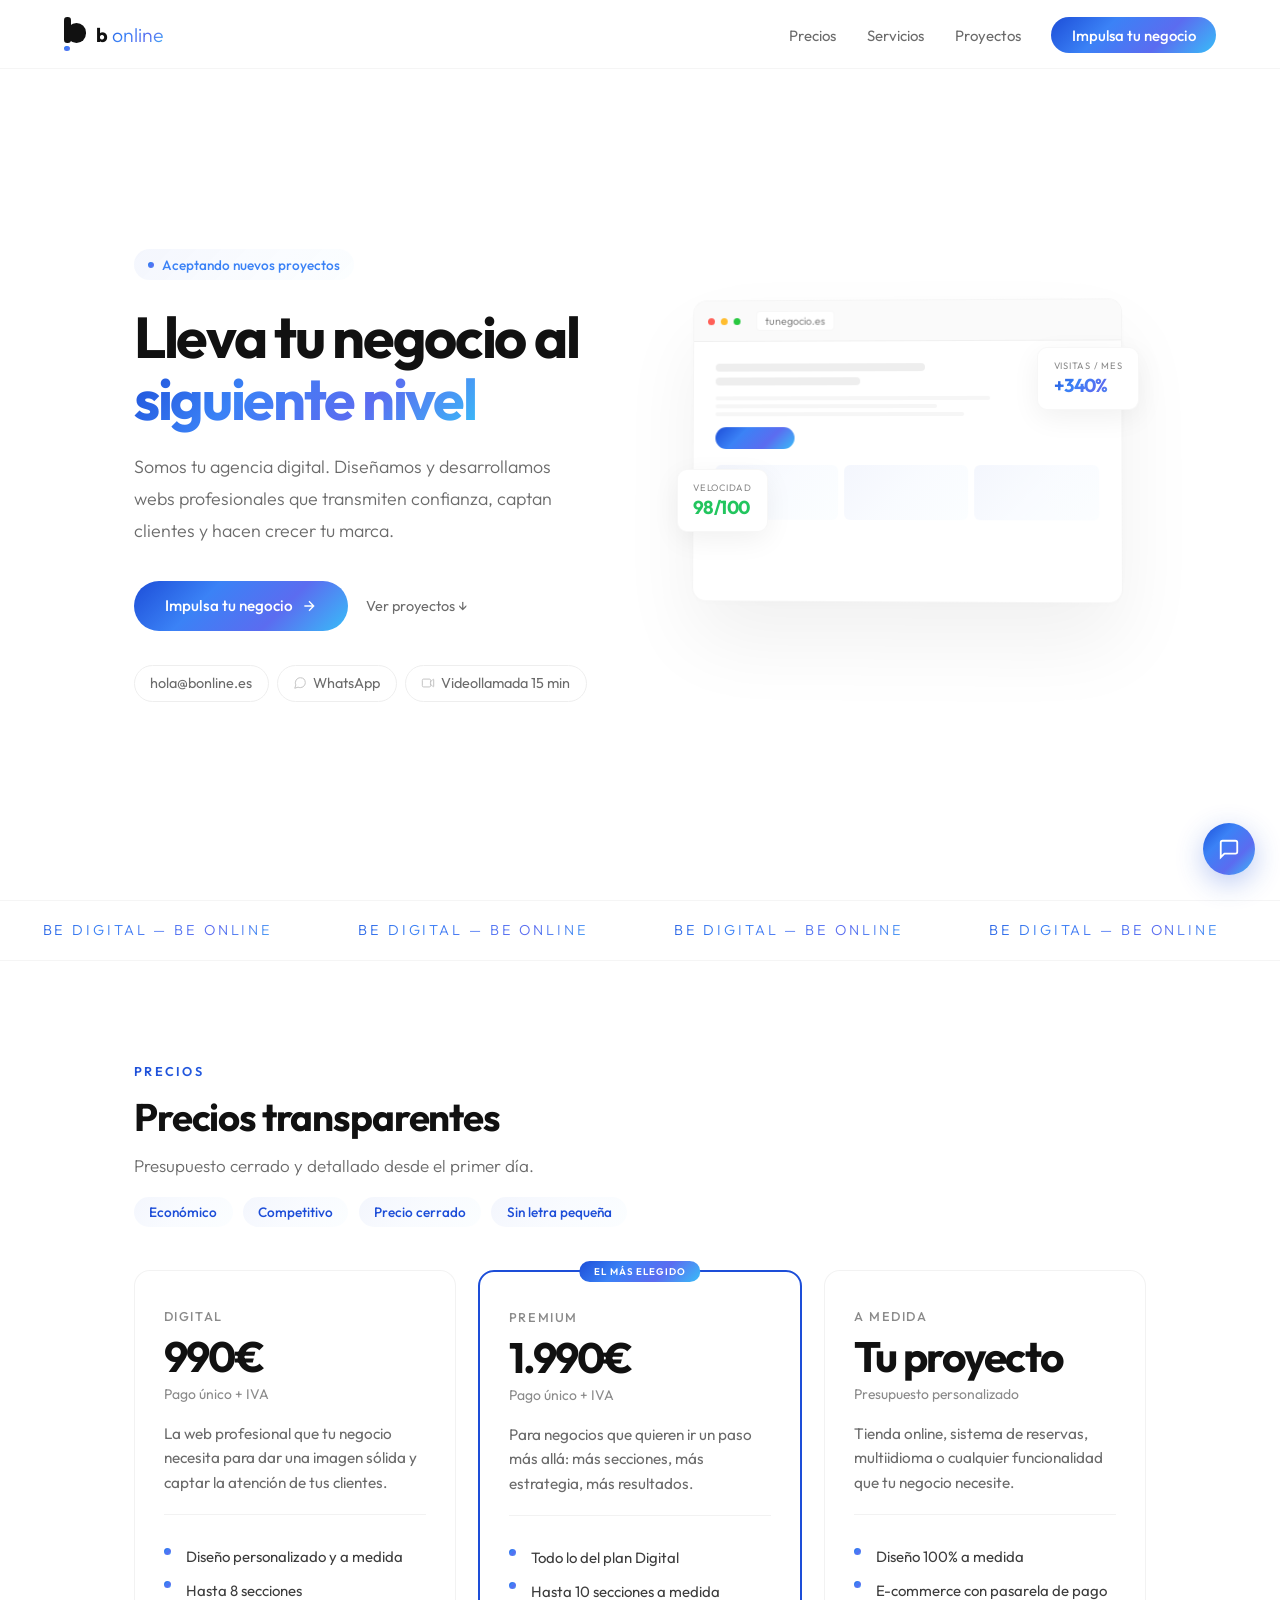
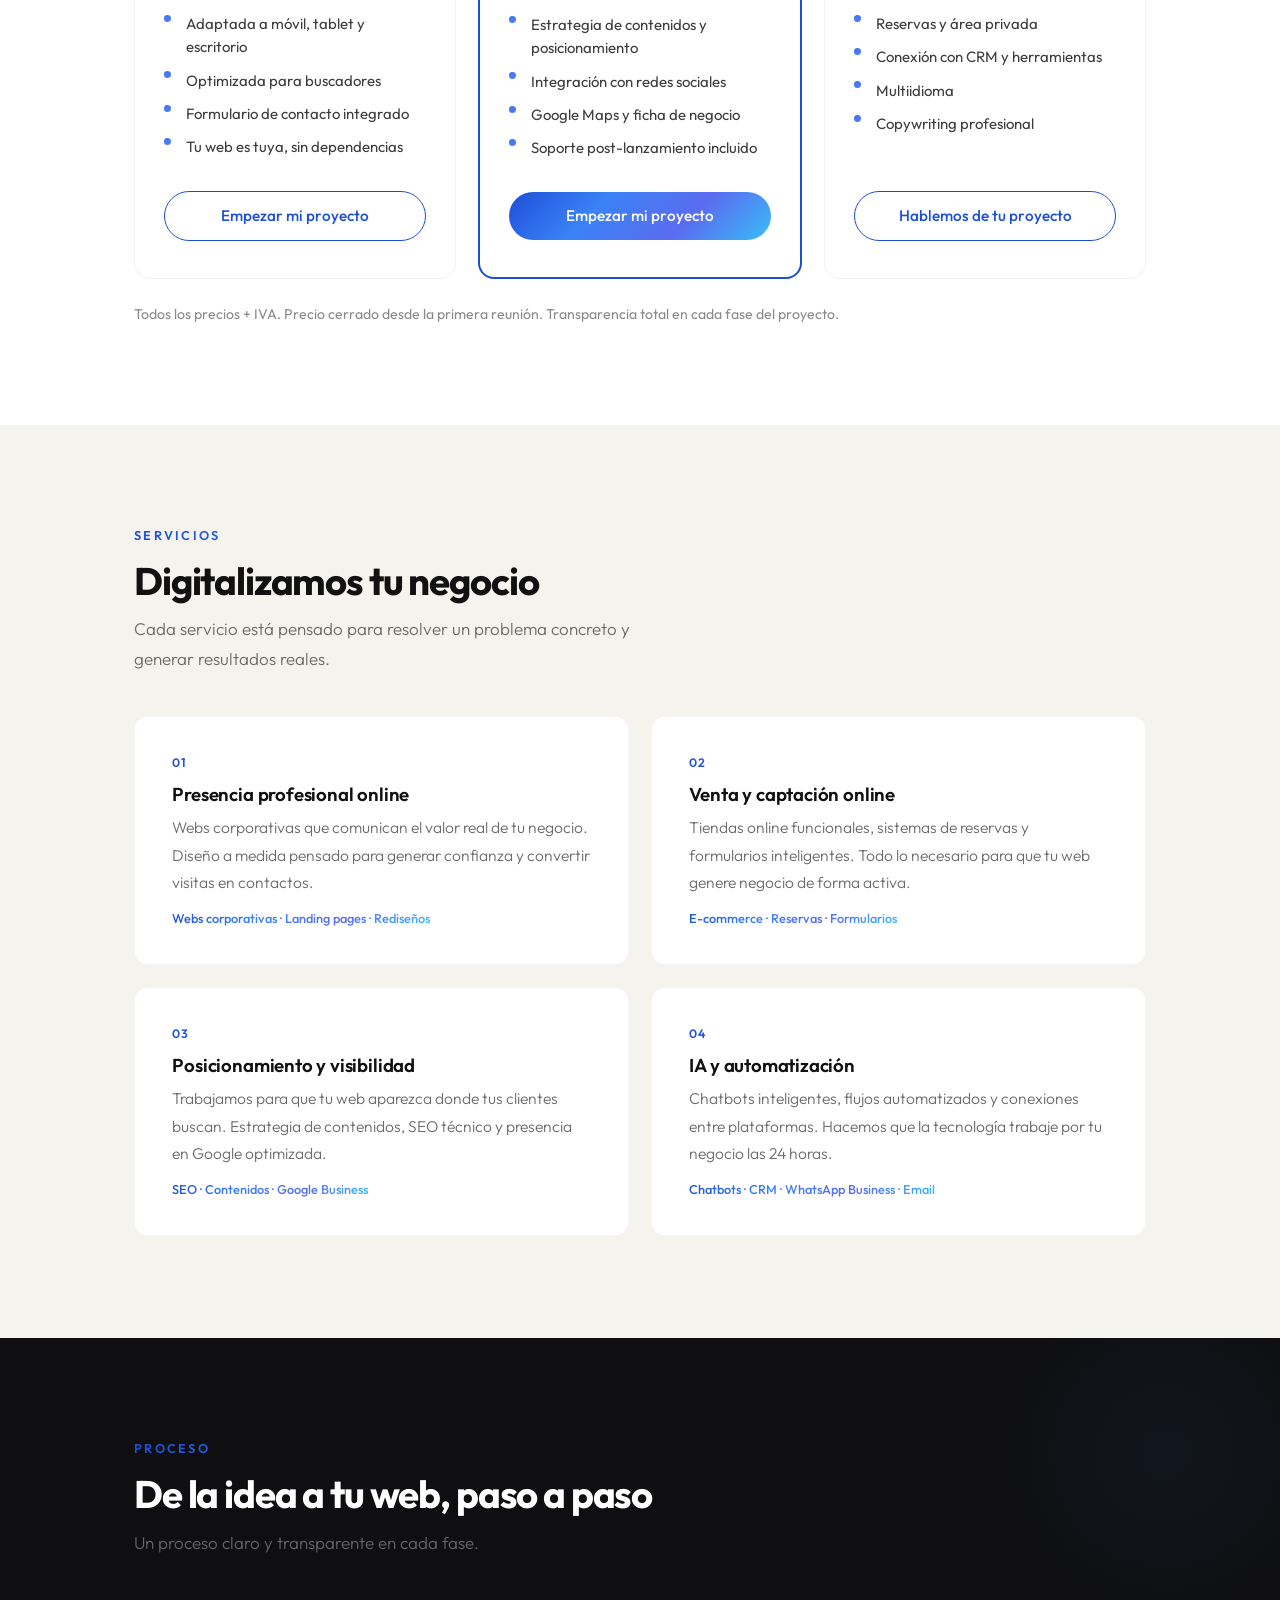
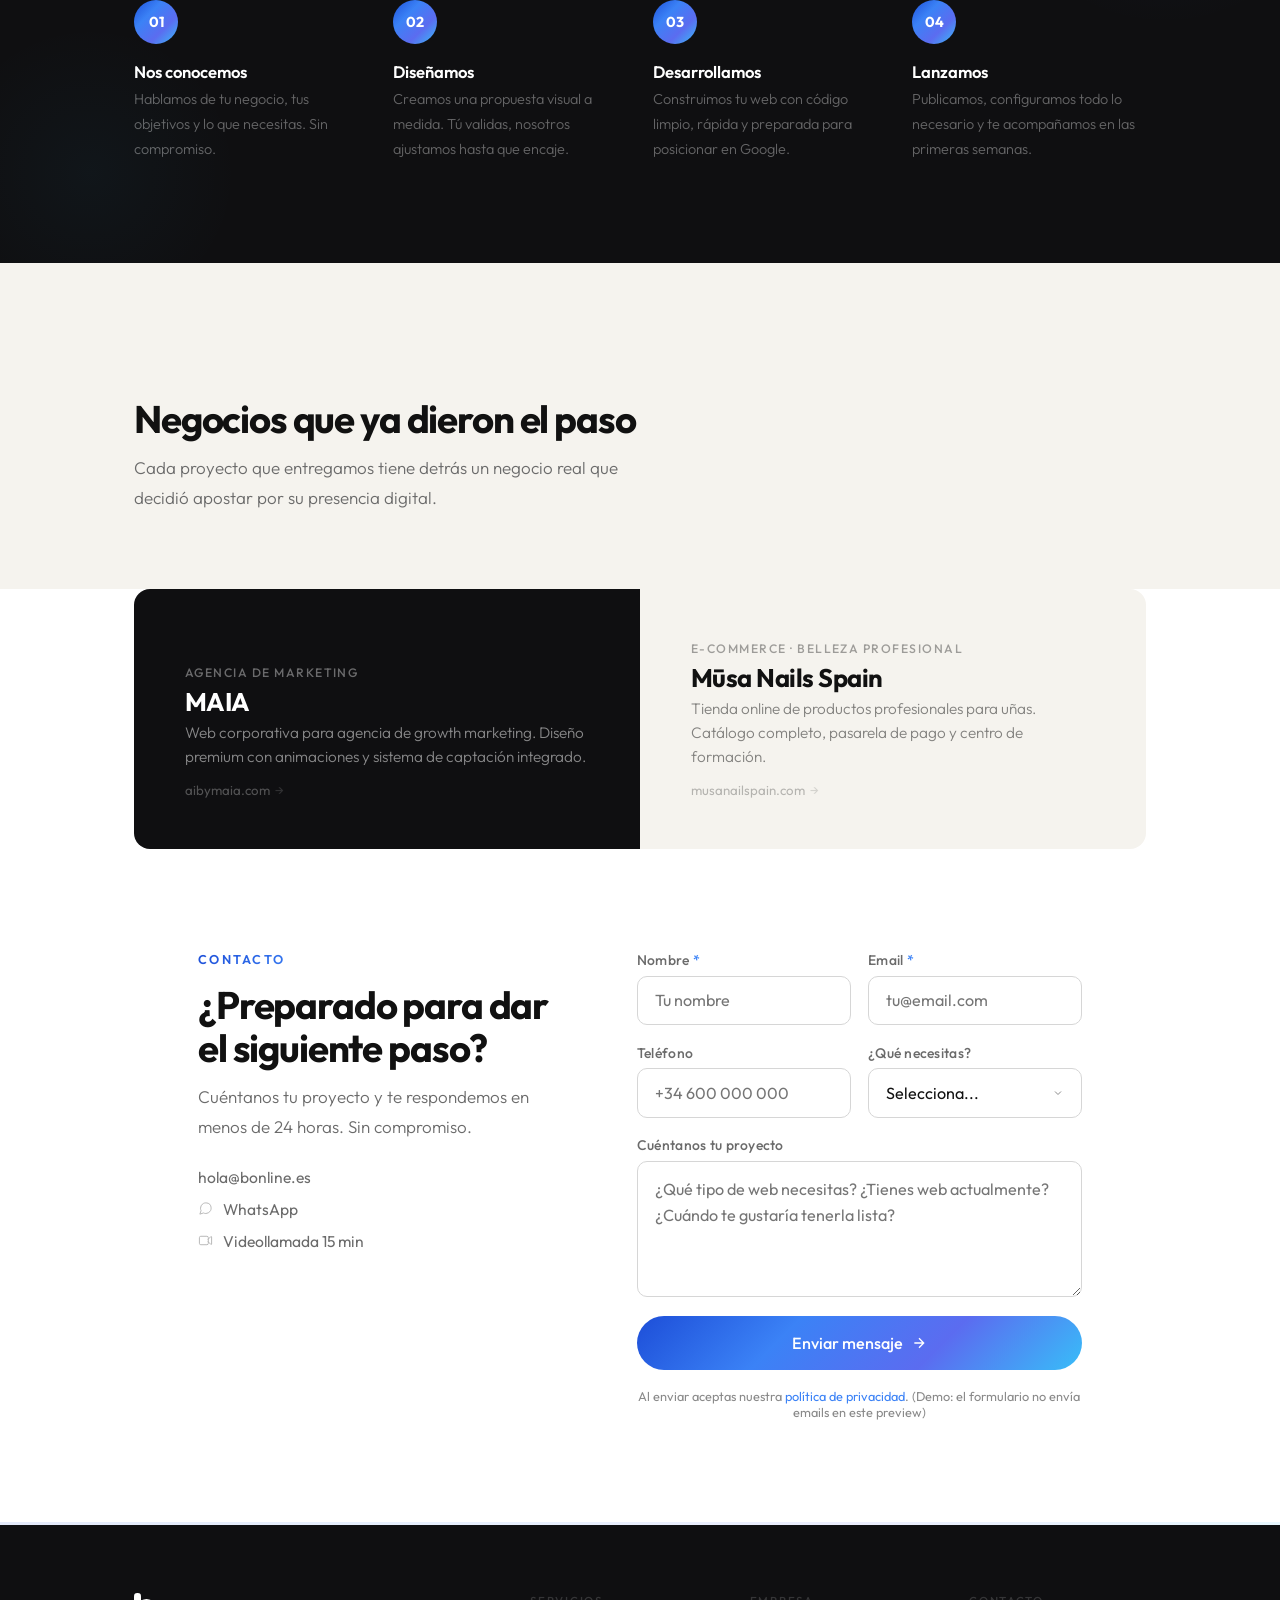
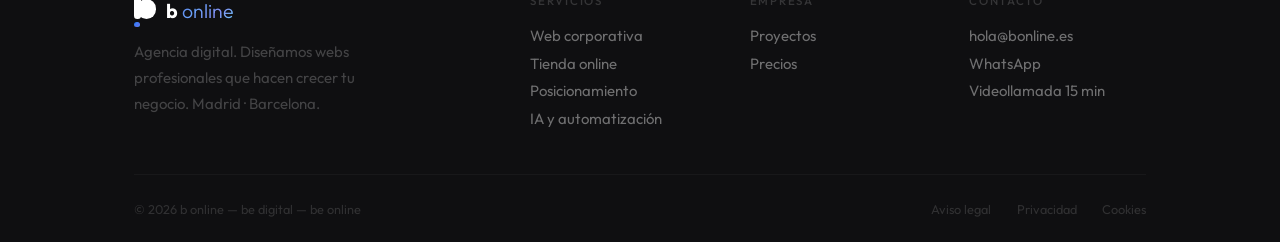
<file: index.html>
<!DOCTYPE html>
<html lang="es">
<head>
<meta charset="UTF-8">
<meta name="viewport" content="width=device-width, initial-scale=1.0">
<title>b online | Agencia de diseño web y marketing digital</title>
<meta name="description" content="Agencia de diseño web y marketing digital en Madrid y Barcelona. Webs profesionales a medida, SEO y automatización con IA. Precio cerrado desde el primer día.">
<meta name="robots" content="index, follow">
<link rel="canonical" href="https://bonline.es">
<meta property="og:type"        content="website">
<meta property="og:url"         content="https://bonline.es">
<meta property="og:title"       content="b online | Agencia de diseño web y marketing digital">
<meta property="og:description" content="Diseñamos webs profesionales que hacen crecer tu negocio. Madrid · Barcelona. Precio cerrado, sin letra pequeña.">
<meta property="og:image"       content="https://bonline.es/assets/images/og.png">
<meta property="og:locale"      content="es_ES">
<meta name="twitter:card"        content="summary_large_image">
<meta name="twitter:title"       content="b online | Agencia de diseño web y marketing digital">
<meta name="twitter:description" content="Diseñamos webs profesionales que hacen crecer tu negocio.">
<link rel="icon" type="image/svg+xml" href="data:image/svg+xml,%3Csvg xmlns='http://www.w3.org/2000/svg' viewBox='0 0 32 32'%3E%3Cdefs%3E%3ClinearGradient id='g' x1='0%25' y1='0%25' x2='100%25' y2='100%25'%3E%3Cstop offset='0%25' stop-color='%231D4ED8'/%3E%3Cstop offset='100%25' stop-color='%2338BDF8'/%3E%3C/linearGradient%3E%3C/defs%3E%3Crect x='5' y='2' width='5.5' height='25' rx='2.75' fill='%23111'/%3E%3Ccircle cx='15.5' cy='18.5' r='8.5' fill='%23111'/%3E%3Ccircle cx='15.5' cy='18.5' r='5' fill='%23fff'/%3E%3Ccircle cx='5' cy='31' r='3.2' fill='url(%23g)'/%3E%3C/svg%3E">
<link rel="shortcut icon" href="data:image/svg+xml,%3Csvg xmlns='http://www.w3.org/2000/svg' viewBox='0 0 32 32'%3E%3Cdefs%3E%3ClinearGradient id='g' x1='0%25' y1='0%25' x2='100%25' y2='100%25'%3E%3Cstop offset='0%25' stop-color='%231D4ED8'/%3E%3Cstop offset='100%25' stop-color='%2338BDF8'/%3E%3C/linearGradient%3E%3C/defs%3E%3Crect x='5' y='2' width='5.5' height='25' rx='2.75' fill='%23111'/%3E%3Ccircle cx='15.5' cy='18.5' r='8.5' fill='%23111'/%3E%3Ccircle cx='15.5' cy='18.5' r='5' fill='%23fff'/%3E%3Ccircle cx='5' cy='31' r='3.2' fill='url(%23g)'/%3E%3C/svg%3E">
<link href="https://fonts.googleapis.com/css2?family=Outfit:wght@200;300;400;500;600;700;800&display=swap" rel="stylesheet">
<style>
:root{
  --bg:#FFFFFF;--warm:#F5F3EE;--black:#111;--dark:#0F0F11;
  --g700:#2a2a2a;--g600:#3d3d3d;--g500:#6b6b6b;--g400:#8a8a8a;--g300:#b0b0b0;--g200:#d6d6d6;--g100:#eee;
  --grad:linear-gradient(135deg,#1D4ED8,#3B82F6,#5B6CF0,#38BDF8);
  --grad-h:linear-gradient(135deg,#1a46c4,#3574e0,#5060d8,#30a8dd);
  --grad-s:linear-gradient(135deg,rgba(29,78,216,.05),rgba(59,130,246,.03),rgba(56,189,248,.02));
  --c1:#1D4ED8;--c2:#3B82F6;--c3:#5B6CF0;--c4:#38BDF8;
  --f:'Outfit',sans-serif;
  --max:1140px;
  --px:clamp(1.5rem,5vw,4rem)
}
*{margin:0;padding:0;box-sizing:border-box}
html{scroll-behavior:smooth;font-size:17px}
body{font-family:var(--f);background:var(--bg);color:var(--black);overflow-x:hidden;-webkit-font-smoothing:antialiased}
::selection{background:var(--c2);color:#fff}

/* NAV */
nav{position:fixed;top:0;left:0;right:0;z-index:100;padding:1rem var(--px);display:flex;justify-content:space-between;align-items:center;background:rgba(255,255,255,.92);backdrop-filter:blur(24px);-webkit-backdrop-filter:blur(24px);border-bottom:1px solid rgba(0,0,0,.04)}
.logo{display:flex;align-items:center;gap:10px;text-decoration:none;color:var(--black)}
.logo-s{position:relative;width:22px;height:34px;cursor:pointer}
@keyframes dotBnc{0%,100%{transform:translateY(0)}25%{transform:translateY(-9px)}50%{transform:translateY(-1px)}75%{transform:translateY(-5px)}}
.logo-dt.bounce{animation:dotBnc .55s cubic-bezier(.36,.07,.19,.97)}
.logo-s:hover .logo-dt{animation:dotBnc .55s cubic-bezier(.36,.07,.19,.97)}
.logo-st{position:absolute;top:0;left:0;width:6.5px;height:26px;background:var(--black);border-radius:3.25px}
.logo-bw{position:absolute;top:6px;left:2.5px;width:19.5px;height:19.5px;background:var(--black);border-radius:50%}
.logo-dt{position:absolute;bottom:0;left:0;width:5.5px;height:5.5px;border-radius:50%;background:var(--grad)}
.logo-tx{display:flex;align-items:baseline;gap:5px}
.logo-bb{font-weight:700;font-size:1.15rem;letter-spacing:-.03em}
.logo-on{font-weight:300;font-size:1.15rem;background:var(--grad);-webkit-background-clip:text;-webkit-text-fill-color:transparent;background-clip:text}
.nl{display:flex;gap:1.8rem;align-items:center;list-style:none}
.nl a{text-decoration:none;color:var(--g500);font-size:.88rem;font-weight:400;transition:color .3s}.nl a:hover{color:var(--black)}
.nc{background:var(--grad)!important;color:#fff!important;padding:.5rem 1.2rem!important;border-radius:100px;font-weight:500!important;transition:all .3s!important;-webkit-text-fill-color:#fff!important}.nc:hover{opacity:.9!important;transform:translateY(-1px)}
.ham{display:none;background:0;border:0;cursor:pointer;padding:.5rem}.ham span{display:block;width:20px;height:1.5px;background:var(--black);margin:4px 0;transition:all .3s}
.ham.open span:nth-child(1){transform:translateY(5.5px) rotate(45deg)}
.ham.open span:nth-child(2){opacity:0}
.ham.open span:nth-child(3){transform:translateY(-5.5px) rotate(-45deg)}

/* MOBILE MENU */
.mob-menu{display:none;position:fixed;top:0;left:0;right:0;bottom:0;z-index:99;background:rgba(255,255,255,.98);backdrop-filter:blur(24px);flex-direction:column;align-items:center;justify-content:center;gap:2rem;padding:2rem}
.mob-menu.open{display:flex}
.mob-menu a{font-size:1.4rem;font-weight:600;color:var(--black);text-decoration:none;letter-spacing:-.02em;transition:color .2s}.mob-menu a:hover{color:var(--c2)}
.mob-cta{background:var(--grad)!important;color:#fff!important;padding:.8rem 2rem;border-radius:100px;font-size:1.1rem!important;-webkit-text-fill-color:#fff!important}

/* BUTTONS */
.btn-grad{display:inline-flex;align-items:center;gap:.5rem;background:var(--grad);color:#fff;padding:.9rem 1.8rem;border-radius:100px;text-decoration:none;font-weight:500;font-size:.9rem;transition:all .3s;border:0;cursor:pointer;font-family:var(--f)}.btn-grad:hover{transform:translateY(-2px);box-shadow:0 14px 36px rgba(29,78,216,.2);background:var(--grad-h)}.btn-grad svg{transition:transform .3s}.btn-grad:hover svg.btn-arr{transform:translateX(3px)}
.btn-g{display:inline-flex;align-items:center;gap:.4rem;color:var(--g500);text-decoration:none;font-size:.85rem;font-weight:400;transition:color .3s;padding:.9rem .4rem}.btn-g:hover{color:var(--black)}
.btn-o{display:inline-flex;align-items:center;gap:.4rem;padding:.7rem 1.3rem;border-radius:100px;text-decoration:none;font-size:.83rem;font-weight:400;border:1.5px solid var(--g200);color:var(--g500);transition:all .3s}.btn-o:hover{border-color:var(--c2);color:var(--c2)}
.gl{height:3px;background:var(--grad);border:none;margin:0;opacity:.12}

/* HERO */
.hero{min-height:100vh;display:grid;grid-template-columns:1fr 1fr;align-items:center;padding:0 var(--px);gap:3rem;position:relative;overflow:hidden;max-width:var(--max);margin:0 auto}
.hero-outer{position:relative}
.hero-outer::after{content:'';position:absolute;top:-10%;right:-8%;width:550px;height:550px;background:radial-gradient(circle,rgba(59,130,246,.05) 0%,rgba(56,189,248,.02) 40%,transparent 70%);pointer-events:none;z-index:0}
.hero-c{padding:7rem 0 4rem;max-width:540px;position:relative;z-index:1}
.h-tag{display:inline-flex;align-items:center;gap:.5rem;background:var(--grad-s);font-size:.8rem;font-weight:500;padding:.38rem .8rem;border-radius:100px;margin-bottom:1.5rem;color:var(--c2)}
.h-tag .dot{width:6px;height:6px;border-radius:50%;background:var(--grad);animation:pu 2s infinite}
@keyframes pu{0%,100%{opacity:1}50%{opacity:.3}}
.hero h1{font-size:clamp(2.5rem,4.5vw,3.8rem);font-weight:700;line-height:1.08;letter-spacing:-.04em;margin-bottom:1.2rem}
.hero h1 .ac{background:var(--grad);-webkit-background-clip:text;-webkit-text-fill-color:transparent;background-clip:text}
.hero-sub{font-size:1.05rem;color:var(--g500);line-height:1.8;font-weight:300;margin-bottom:2rem;max-width:420px}
.hero-a{display:flex;gap:.7rem;align-items:center;flex-wrap:wrap;margin-bottom:2rem}
.hero-bar{display:flex;gap:.5rem;flex-wrap:wrap}
.hero-bar a{display:inline-flex;align-items:center;gap:.35rem;padding:.5rem .9rem;border-radius:100px;font-size:.85rem;font-weight:400;text-decoration:none;border:1px solid var(--g100);color:var(--g500);transition:all .3s;background:var(--bg)}.hero-bar a:hover{border-color:var(--c2);color:var(--c2)}
.hero-bar a svg{width:14px;height:14px;opacity:.45}
.hero-v{position:relative;height:100vh;display:flex;align-items:center;justify-content:center}
.hm{position:relative;width:100%;max-width:430px}
.mbr{background:#fff;border-radius:14px;box-shadow:0 40px 80px rgba(0,0,0,.06),0 2px 12px rgba(0,0,0,.02);overflow:hidden;border:1px solid rgba(0,0,0,.04);transform:perspective(1000px) rotateY(-2deg) rotateX(1deg);transition:transform .6s cubic-bezier(.22,1,.36,1)}.mbr:hover{transform:perspective(1000px) rotateY(0) rotateX(0)}
.mb-bar{display:flex;align-items:center;gap:6px;padding:10px 14px;background:#fafafa;border-bottom:1px solid rgba(0,0,0,.04)}
.md{width:7px;height:7px;border-radius:50%}.md:nth-child(1){background:#FF5F57}.md:nth-child(2){background:#FFBD2E}.md:nth-child(3){background:#28C840}
.mu{margin-left:10px;font-size:.64rem;color:var(--g400);background:#fff;padding:2px 8px;border-radius:4px;border:1px solid rgba(0,0,0,.03)}
.mb-bd{padding:1.3rem;min-height:260px}
.mbl{height:8px;border-radius:4px;margin-bottom:6px;background:var(--g100)}.mbl:nth-child(1){width:55%}.mbl:nth-child(2){width:38%;margin-bottom:11px}
.mbs{height:4px;border-radius:2px;margin-bottom:4px;background:var(--g100);opacity:.5}.mbs:nth-child(3){width:72%}.mbs:nth-child(4){width:58%}.mbs:nth-child(5){width:65%}
.m-btn{width:80px;height:22px;border-radius:100px;margin-top:11px;background:var(--grad)}
.m-gr{display:grid;grid-template-columns:1fr 1fr 1fr;gap:6px;margin-top:16px}
.m-cd{background:var(--grad-s);border-radius:6px;height:55px}
.fl{position:absolute;background:#fff;border-radius:10px;padding:.7rem .9rem;box-shadow:0 8px 28px rgba(0,0,0,.06);border:1px solid rgba(0,0,0,.03);z-index:2;animation:flt 6s ease-in-out infinite}.fl.f1{top:16%;right:-18px}.fl.f2{bottom:23%;left:-14px;animation-delay:-3s}
.fl-l{font-size:.55rem;color:var(--g400);text-transform:uppercase;letter-spacing:.08em;margin-bottom:.12rem}
.fl-v{font-size:1.1rem;font-weight:700;letter-spacing:-.03em}
.fl-v.up{background:var(--grad);-webkit-background-clip:text;-webkit-text-fill-color:transparent;background-clip:text}
@keyframes flt{0%,100%{transform:translateY(0)}50%{transform:translateY(-8px)}}

/* MARQUEE */
.marq{padding:1.2rem 0;overflow:hidden;border-top:1px solid rgba(0,0,0,.04);border-bottom:1px solid rgba(0,0,0,.04)}
.marq-track{display:flex;gap:0;animation:marq 60s linear infinite;width:max-content}
.marq-item{font-size:.85rem;font-weight:300;letter-spacing:.2em;text-transform:uppercase;white-space:nowrap;padding:0 2.5rem;background:var(--grad);-webkit-background-clip:text;-webkit-text-fill-color:transparent;background-clip:text}
@keyframes marq{0%{transform:translateX(0)}100%{transform:translateX(-50%)}}

/* SECTIONS */
.sec{padding:6rem 0}
.sec-inner{max-width:var(--max);margin:0 auto;padding:0 var(--px)}
.sec-w{background:var(--warm)}
.sec-bl{background:var(--dark);color:#fff;position:relative;overflow:hidden}
.sec-bl::before{content:'';position:absolute;top:-60px;right:-60px;width:350px;height:350px;background:radial-gradient(circle,rgba(59,130,246,.06) 0%,transparent 70%);pointer-events:none}
.sec-bl::after{content:'';position:absolute;bottom:-60px;left:-60px;width:300px;height:300px;background:radial-gradient(circle,rgba(56,189,248,.04) 0%,transparent 70%);pointer-events:none}
.sl{font-size:.75rem;text-transform:uppercase;letter-spacing:.18em;font-weight:600;margin-bottom:1rem;background:var(--grad);-webkit-background-clip:text;-webkit-text-fill-color:transparent;background-clip:text}
.stt{font-size:clamp(1.9rem,3vw,2.6rem);font-weight:700;line-height:1.12;letter-spacing:-.03em;max-width:560px;margin-bottom:.7rem}
.ss{font-size:1rem;color:var(--g500);line-height:1.75;font-weight:300;max-width:500px;margin-bottom:2.5rem}
.sec-bl .ss{color:rgba(255,255,255,.36)}

/* PRICING */
.pr-head{margin-bottom:2.5rem}
.pr-tags{display:flex;gap:.6rem;margin-top:1rem;flex-wrap:wrap}
.pr-tag{font-size:.8rem;font-weight:500;padding:.35rem .9rem;border-radius:100px;background:var(--grad-s);color:var(--c1)}
.pr-row{display:flex;gap:1.3rem;align-items:stretch}
.pr{background:var(--bg);border:1px solid rgba(0,0,0,.05);border-radius:16px;padding:2.2rem 1.7rem;position:relative;transition:transform .4s,box-shadow .4s;display:flex;flex-direction:column;flex:1;min-width:0}
.pr:hover{transform:translateY(-4px);box-shadow:0 20px 48px rgba(0,0,0,.04)}
.pr.pop{border:2px solid var(--c1)}
.pop-t{position:absolute;top:-11px;left:50%;transform:translateX(-50%);background:var(--grad);color:#fff;font-size:.57rem;text-transform:uppercase;letter-spacing:.1em;padding:.25rem .85rem;border-radius:100px;font-weight:600;white-space:nowrap}
.pr-nm{font-size:.75rem;text-transform:uppercase;letter-spacing:.12em;color:var(--g400);margin-bottom:.3rem;font-weight:500}
.pr-p{font-size:2.5rem;font-weight:700;letter-spacing:-.04em;margin-bottom:.1rem}
.pr-per{font-size:.82rem;color:var(--g400);margin-bottom:1.1rem}
.pr-d{font-size:.9rem;color:var(--g500);line-height:1.6;margin-bottom:1.5rem;padding-bottom:1.1rem;border-bottom:1px solid rgba(0,0,0,.05)}
.pr-li{list-style:none;margin-bottom:1.6rem;flex:1}
.pr-li li{font-size:.88rem;color:var(--g600);padding:.3rem 0;padding-left:1.3rem;position:relative;line-height:1.55}
.pr-li li::before{content:'';position:absolute;left:0;top:.45rem;width:7px;height:7px;border-radius:50%;background:var(--grad)}
.pr-cta{display:block;text-align:center;padding:.85rem;background:var(--grad);color:#fff;text-decoration:none;font-size:.9rem;font-weight:500;border-radius:100px;transition:all .3s;cursor:pointer;font-family:var(--f);width:100%;border:0}.pr-cta:hover{box-shadow:0 8px 24px rgba(29,78,216,.2);transform:translateY(-1px)}
.pr-cta-o{display:block;text-align:center;padding:.85rem;border:1.5px solid var(--c1);background:transparent;color:var(--c1);text-decoration:none;font-size:.9rem;font-weight:500;border-radius:100px;transition:all .3s;cursor:pointer;font-family:var(--f);width:100%}.pr-cta-o:hover{background:var(--c1);color:#fff}
.pr-note{margin-top:1.5rem;font-size:.83rem;color:var(--g400)}

/* SERVICES */
.wg{display:grid;grid-template-columns:1fr 1fr;gap:1.3rem}
.wb{padding:2.2rem;border-radius:14px;background:var(--bg);border:1px solid rgba(0,0,0,.04);transition:transform .3s,box-shadow .3s}.wb:hover{transform:translateY(-3px);box-shadow:0 16px 40px rgba(0,0,0,.04)}
.wb-n{font-size:.72rem;font-weight:600;background:var(--grad);-webkit-background-clip:text;-webkit-text-fill-color:transparent;background-clip:text;margin-bottom:.7rem;letter-spacing:.05em}
.wb h3{font-size:1.1rem;font-weight:600;margin-bottom:.5rem;letter-spacing:-.01em}
.wb p{font-size:.92rem;color:var(--g500);line-height:1.75;font-weight:300}
.wb .tg{display:inline-block;margin-top:.8rem;font-size:.75rem;font-weight:500;background:var(--grad);-webkit-background-clip:text;-webkit-text-fill-color:transparent;background-clip:text}

/* PROCESS */
.proc-r{display:grid;grid-template-columns:repeat(4,1fr);gap:1.5rem}
.pc{position:relative;z-index:1}
.pc-n{width:44px;height:44px;border-radius:50%;display:flex;align-items:center;justify-content:center;font-weight:700;font-size:.85rem;margin-bottom:1rem;color:#fff;background:var(--grad)}
.pc h4{font-size:.98rem;font-weight:600;margin-bottom:.3rem}
.pc p{font-size:.85rem;color:rgba(255,255,255,.36);line-height:1.7;font-weight:300}

/* TEAM */
.team-txt{font-size:1rem;color:var(--g500);line-height:1.8;font-weight:300;max-width:500px;margin-bottom:2.5rem}
.team-g{display:grid;grid-template-columns:repeat(3,1fr);gap:1.2rem}
.tm{padding:1.8rem 1.5rem;background:var(--bg);border:1px solid rgba(0,0,0,.04);border-radius:14px;transition:transform .3s,box-shadow .3s}.tm:hover{transform:translateY(-3px);box-shadow:0 12px 32px rgba(0,0,0,.04)}
.tm-init{width:44px;height:44px;border-radius:50%;margin-bottom:.8rem;background:var(--grad);display:flex;align-items:center;justify-content:center;font-size:.85rem;font-weight:700;color:#fff}
.tm h4{font-size:.92rem;font-weight:600;margin-bottom:.1rem}
.tm .role{font-size:.72rem;color:var(--c2);font-weight:500;text-transform:uppercase;letter-spacing:.06em;margin-bottom:.5rem}
.tm .bio{font-size:.83rem;color:var(--g500);line-height:1.65;font-weight:300}

/* CASES */
.cases-wrap{max-width:var(--max);margin:0 auto;padding:0 var(--px)}
.cases-g{display:grid;grid-template-columns:1fr 1fr;gap:0;border-radius:16px;overflow:hidden}
.case{padding:3rem;display:flex;flex-direction:column;justify-content:flex-end;min-height:260px;text-decoration:none;transition:all .3s;position:relative;overflow:hidden}
.case::after{content:'';position:absolute;top:0;left:0;right:0;bottom:0;background:var(--grad);opacity:0;transition:opacity .3s;pointer-events:none}.case:hover::after{opacity:.04}
.case-dk{background:var(--dark);color:#fff}.case-lt{background:var(--warm);color:var(--black)}
.case-type{font-size:.72rem;text-transform:uppercase;letter-spacing:.12em;margin-bottom:.3rem;font-weight:500;opacity:.38}
.case-name{font-size:1.5rem;font-weight:700;letter-spacing:-.02em;margin-bottom:.2rem}
.case-what{font-size:.9rem;font-weight:300;opacity:.5;line-height:1.55}
.case-url{font-size:.78rem;margin-top:.8rem;font-weight:400;opacity:.28;display:inline-flex;align-items:center;gap:.3rem}.case-url::after{content:'→';opacity:.5}

/* CONTACT FORM */
.contact-sec{padding:6rem 0}
.contact-wrap{display:grid;grid-template-columns:1fr 1.2fr;gap:4rem;max-width:var(--max);margin:0 auto;padding:0 var(--px)}
.contact-intro .stt{max-width:100%}
.contact-links{display:flex;flex-direction:column;gap:.7rem;margin-top:1.5rem}
.contact-link{display:inline-flex;align-items:center;gap:.6rem;font-size:.92rem;color:var(--g500);text-decoration:none;transition:color .2s}.contact-link:hover{color:var(--c2)}
.contact-link svg{flex-shrink:0;opacity:.5}
.contact-form{display:flex;flex-direction:column;gap:1.1rem}
.cf-row{display:grid;grid-template-columns:1fr 1fr;gap:1rem}
.cf-field{display:flex;flex-direction:column;gap:.4rem}
.cf-field label{font-size:.82rem;font-weight:500;color:var(--g500);letter-spacing:.02em}
.req{color:var(--c2)}
.cf-field input,.cf-field select,.cf-field textarea{width:100%;padding:.8rem 1rem;border:1.5px solid var(--g200);border-radius:10px;font-family:var(--f);font-size:.95rem;color:var(--black);background:#fff;outline:none;transition:border-color .2s,box-shadow .2s;-webkit-appearance:none}
.cf-field input:focus,.cf-field select:focus,.cf-field textarea:focus{border-color:var(--c2);box-shadow:0 0 0 3px rgba(59,130,246,.08)}
.cf-field textarea{resize:vertical;min-height:120px;line-height:1.65}
.cf-field select{background-image:url("data:image/svg+xml,%3Csvg xmlns='http://www.w3.org/2000/svg' width='12' height='12' viewBox='0 0 24 24' fill='none' stroke='%238a8a8a' stroke-width='2'%3E%3Cpath d='M6 9l6 6 6-6'/%3E%3C/svg%3E");background-repeat:no-repeat;background-position:right 1rem center;cursor:pointer}
.form-btn{width:100%;justify-content:center;padding:1rem;font-size:.95rem}
.spin{animation:spinning .7s linear infinite;display:inline-block}
@keyframes spinning{to{transform:rotate(360deg)}}
.form-msg{font-size:.9rem;padding:.8rem 1rem;border-radius:8px;display:none}
.form-msg.ok{display:block;background:#f0fdf4;color:#166534;border:1px solid #bbf7d0}
.form-msg.err{display:block;background:#fef2f2;color:#991b1b;border:1px solid #fecaca}
.form-privacy{font-size:.75rem;color:var(--g400);text-align:center}.form-privacy a{color:var(--c2);text-decoration:none}

/* FOOTER */
footer{background:var(--dark);color:#fff;padding:4rem 0 1.5rem}
.footer-inner{max-width:var(--max);margin:0 auto;padding:0 var(--px)}
.ftg{display:grid;grid-template-columns:2fr 1fr 1fr 1fr;gap:2.5rem;margin-bottom:2.5rem}
.ft-d{font-size:.88rem;color:rgba(255,255,255,.22);line-height:1.75;margin-top:.7rem;max-width:260px}
.ftc h5{font-size:.68rem;text-transform:uppercase;letter-spacing:.15em;color:rgba(255,255,255,.16);margin-bottom:.8rem;font-weight:500}
.ftc a{display:block;color:rgba(255,255,255,.4);text-decoration:none;font-size:.88rem;padding:.25rem 0;transition:color .3s}.ftc a:hover{color:#fff}
.ftb{display:flex;justify-content:space-between;align-items:center;padding-top:1.5rem;border-top:1px solid rgba(255,255,255,.04);font-size:.75rem;color:rgba(255,255,255,.14);flex-wrap:wrap;gap:.8rem}
.ftl a{color:rgba(255,255,255,.14);text-decoration:none;margin-left:1.5rem;transition:color .3s}.ftl a:hover{color:rgba(255,255,255,.4)}
.ft-logo .logo-st{background:#fff}.ft-logo .logo-bw{background:#fff}.ft-logo .logo-bb{color:#fff}.ft-logo .logo-on{-webkit-text-fill-color:rgba(255,255,255,.25)}

/* CHATBOT */
#chatbot{position:fixed;bottom:1.5rem;right:1.5rem;z-index:200}
.chat-btn{width:52px;height:52px;border-radius:50%;background:var(--grad);border:0;cursor:pointer;display:flex;align-items:center;justify-content:center;color:#fff;box-shadow:0 8px 28px rgba(29,78,216,.3);transition:transform .3s,box-shadow .3s;position:relative}
.chat-btn:hover{transform:scale(1.08);box-shadow:0 12px 36px rgba(29,78,216,.4)}
.chat-icon-close{display:none}
.chat-btn.open .chat-icon-open{display:none}
.chat-btn.open .chat-icon-close{display:block}
.chat-badge{position:absolute;top:-4px;right:-4px;width:18px;height:18px;background:#ef4444;border-radius:50%;font-size:.58rem;font-weight:700;color:#fff;display:flex;align-items:center;justify-content:center;border:2px solid #fff;animation:bpulse 2s infinite}
@keyframes bpulse{0%,100%{transform:scale(1)}50%{transform:scale(1.15)}}
.chat-badge.hidden{display:none}
.chat-window{position:absolute;bottom:64px;right:0;width:320px;background:#fff;border-radius:18px;box-shadow:0 24px 60px rgba(0,0,0,.12),0 4px 16px rgba(0,0,0,.06);overflow:hidden;border:1px solid rgba(0,0,0,.04);display:none;flex-direction:column;max-height:480px}
.chat-window.open{display:flex}
.chat-head{display:flex;align-items:center;gap:.7rem;padding:1rem 1.1rem;background:var(--grad);color:#fff}
.chat-head .logo-s.sm{width:18px;height:28px;flex-shrink:0}
.chat-head .logo-s.sm .logo-st{background:#fff}
.chat-head .logo-s.sm .logo-bw{background:#fff}
.chat-head .logo-s.sm .logo-dt{background:rgba(255,255,255,.5)}
.chat-name{font-size:.85rem;font-weight:600;line-height:1}
.chat-status{font-size:.65rem;opacity:.75;margin-top:.1rem;display:flex;align-items:center;gap:.3rem}
.chat-dot{width:6px;height:6px;border-radius:50%;background:#4ade80;animation:pu 2s infinite}
.chat-x{margin-left:auto;background:0;border:0;color:#fff;cursor:pointer;opacity:.7;padding:.2rem;display:flex;align-items:center;transition:opacity .2s}.chat-x:hover{opacity:1}
.chat-msgs{flex:1;overflow-y:auto;padding:1rem;display:flex;flex-direction:column;gap:.6rem;scroll-behavior:smooth}
.chat-msgs::-webkit-scrollbar{width:4px}.chat-msgs::-webkit-scrollbar-track{background:transparent}.chat-msgs::-webkit-scrollbar-thumb{background:var(--g200);border-radius:2px}
.msg{max-width:82%;padding:.6rem .85rem;border-radius:12px;font-size:.8rem;line-height:1.55;word-break:break-word;white-space:pre-wrap}
.msg.bot{background:var(--g100);color:var(--black);align-self:flex-start;border-bottom-left-radius:3px}
.msg.usr{background:var(--grad);color:#fff;align-self:flex-end;border-bottom-right-radius:3px}
.msg-typing{display:flex;gap:4px;padding:.7rem .9rem;align-items:center}
.msg-typing span{width:6px;height:6px;border-radius:50%;background:var(--g400);animation:ty .9s infinite}.msg-typing span:nth-child(2){animation-delay:.15s}.msg-typing span:nth-child(3){animation-delay:.3s}
@keyframes ty{0%,80%,100%{transform:scale(1);opacity:.4}40%{transform:scale(1.2);opacity:1}}
.chat-inp{display:flex;gap:.5rem;padding:.8rem;border-top:1px solid var(--g100)}
.chat-inp input{flex:1;border:1.5px solid var(--g200);border-radius:8px;padding:.5rem .8rem;font-family:var(--f);font-size:.82rem;outline:none;transition:border-color .2s}.chat-inp input:focus{border-color:var(--c2)}
#chatSend{width:34px;height:34px;border-radius:8px;background:var(--grad);border:0;color:#fff;cursor:pointer;display:flex;align-items:center;justify-content:center;flex-shrink:0;transition:opacity .2s}.#chatSend:hover{opacity:.85}
.chat-foot{padding:.5rem 1rem .8rem;border-top:1px solid var(--g100)}
.chat-foot a{font-size:.68rem;color:var(--g400);text-decoration:none;display:inline-flex;align-items:center;gap:.35rem;transition:color .2s}.chat-foot a:hover{color:var(--black)}

/* ANIMATIONS */
.rv{opacity:0;transform:translateY(18px);transition:opacity .7s cubic-bezier(.22,1,.36,1),transform .7s cubic-bezier(.22,1,.36,1)}
.rv.vis{opacity:1;transform:translateY(0)}
.d1{transition-delay:.1s}.d2{transition-delay:.2s}.d3{transition-delay:.3s}

/* RESPONSIVE */
@media(max-width:1140px){
  .hero{max-width:100%}
}
@media(max-width:1024px){
  .hero{grid-template-columns:1fr}.hero-v{display:none}
  .wg{grid-template-columns:1fr}
  .cases-g{grid-template-columns:1fr}
  .pr-row{flex-direction:column;max-width:420px}
  .ftg{grid-template-columns:1fr 1fr}
  .team-g{grid-template-columns:1fr 1fr}
  .contact-wrap{grid-template-columns:1fr;gap:3rem}
  .proc-r{grid-template-columns:1fr 1fr}
}
@media(max-width:768px){
  nav{padding:.85rem 1.25rem}.nl{display:none}.ham{display:block}
  .sec{padding:4rem 0}
  .sec-inner{padding:0 1.25rem}
  .hero{padding:0 1.25rem;grid-template-columns:1fr}.hero-c{padding:5.5rem 0 3rem}
  .hero h1{font-size:clamp(2rem,8vw,2.8rem)}
  .hero-sub{font-size:.95rem}
  .proc-r{grid-template-columns:1fr 1fr;gap:1.2rem}
  .team-g{grid-template-columns:1fr}
  .pr-row{max-width:100%}
  .contact-sec{padding:4rem 0}
  .contact-wrap{padding:0 1.25rem;gap:2.5rem}
  footer{padding:3rem 0 1.2rem}
  .footer-inner{padding:0 1.25rem}
  .ftg{grid-template-columns:1fr;gap:1.5rem}
  .hero-a{flex-direction:column;align-items:stretch;text-align:center}
  .btn-g,.btn-o{justify-content:center}
  .cases-wrap{padding:0 1.25rem}
  .hero-bar{justify-content:center}
  .cf-row{grid-template-columns:1fr}
  .chat-window{width:calc(100vw - 2rem);right:-.5rem}
  .stt{font-size:clamp(1.6rem,6vw,2rem)}
}
@media(max-width:480px){
  .proc-r{grid-template-columns:1fr}
  .team-g{grid-template-columns:1fr}
  .hero-bar a{font-size:.8rem}
}

/* LEGAL PAGES */
.legal-page{padding:8rem 0 6rem}
.legal-inner{max-width:760px;margin:0 auto;padding:0 var(--px)}
.legal-inner h1{font-size:clamp(1.8rem,3vw,2.4rem);font-weight:700;letter-spacing:-.03em;margin-bottom:.4rem}
.legal-date{font-size:.82rem;color:var(--g400);margin-bottom:3rem}
.legal-inner h2{font-size:1.05rem;font-weight:600;margin:2rem 0 .6rem;letter-spacing:-.01em}
.legal-inner p{font-size:.95rem;color:var(--g600);line-height:1.8;margin-bottom:.9rem}
.legal-inner ul{padding-left:1.4rem;margin-bottom:.9rem}
.legal-inner ul li{font-size:.95rem;color:var(--g600);line-height:1.8;margin-bottom:.25rem}
.legal-inner a{color:var(--c2);text-decoration:none}.legal-inner a:hover{text-decoration:underline}
.cookie-table{width:100%;border-collapse:collapse;margin:1rem 0 1.5rem;font-size:.85rem}
.cookie-table th,.cookie-table td{padding:.65rem .9rem;border:1px solid var(--g200);text-align:left;vertical-align:top}
.cookie-table th{background:var(--warm);font-weight:600;color:var(--g700)}
.cookie-table td{color:var(--g600)}

</style>
</head>
<body>
<nav id="mainNav">
  <a href="#" class="logo" aria-label="b online">
    <div class="logo-s" id="logoB" title="Haz clic para que salte">
      <div class="logo-st"></div><div class="logo-bw"></div><div class="logo-dt"></div>
    </div>
    <div class="logo-tx"><span class="logo-bb">b</span> <span class="logo-on">online</span></div>
  </a>
  <ul class="nl" id="mainMenu">
    <li><a href="#precios">Precios</a></li>
    <li><a href="#servicios">Servicios</a></li>
    
    <li><a href="#proyectos">Proyectos</a></li>
    <li><a href="#contacto" class="nc">Impulsa tu negocio</a></li>
  </ul>
  <button class="ham" id="hamBtn" aria-label="Abrir menú" aria-expanded="false">
    <span></span><span></span><span></span>
  </button>
</nav>

<div class="mob-menu" id="mobMenu" aria-hidden="true">
  <a href="#precios">Precios</a>
  <a href="#servicios">Servicios</a>
  
  <a href="#proyectos">Proyectos</a>
  <a href="#contacto" class="mob-cta">Impulsa tu negocio</a>
</div>

<!-- HERO -->
<section class="hero">
  <div class="hero-c">
    <div class="h-tag rv"><span class="dot"></span> Aceptando nuevos proyectos</div>
    <h1 class="rv d1">Lleva tu negocio al <span class="ac">siguiente nivel</span></h1>
    <p class="hero-sub rv d2">Somos tu agencia digital. Diseñamos y desarrollamos webs profesionales que transmiten confianza, captan clientes y hacen crecer tu marca.</p>
    <div class="hero-a rv d3">
      <a href="#contacto" class="btn-grad">Impulsa tu negocio <svg width="16" height="16" fill="none" stroke="currentColor" stroke-width="2" viewBox="0 0 24 24"><path d="M5 12h14M12 5l7 7-7 7"/></svg></a>
      <a href="#proyectos" class="btn-g">Ver proyectos ↓</a>
    </div>
    <div class="hero-bar rv d3">
      <a href="mailto:hola@bonline.es"><svg viewBox="0 0 24 24" fill="none" stroke="currentColor" stroke-width="1.5"><path d="M3 8l7.89 5.26a2 2 0 002.22 0L21 8M5 19h14a2 2 0 002-2V7a2 2 0 00-2-2H5a2 2 0 00-2 2v10a2 2 0 002 2z"/></svg>hola@bonline.es</a>
      <a href="https://wa.me/34600000000" target="_blank"><svg viewBox="0 0 24 24" fill="none" stroke="currentColor" stroke-width="1.5"><path d="M21 11.5a8.38 8.38 0 01-.9 3.8 8.5 8.5 0 01-7.6 4.7 8.38 8.38 0 01-3.8-.9L3 21l1.9-5.7a8.38 8.38 0 01-.9-3.8 8.5 8.5 0 014.7-7.6 8.38 8.38 0 013.8-.9h.5a8.48 8.48 0 018 8v.5z"/></svg>WhatsApp</a>
      <a href="mailto:hola@bonline.es?subject=Reservar%20videollamada%2015%20min"><svg viewBox="0 0 24 24" fill="none" stroke="currentColor" stroke-width="1.5"><path d="M15.75 10.5l4.72-4.72a.75.75 0 011.28.53v11.38a.75.75 0 01-1.28.53l-4.72-4.72M4.5 18.75h9.75a2.25 2.25 0 002.25-2.25v-9A2.25 2.25 0 0014.25 5.25H4.5A2.25 2.25 0 002.25 7.5v9a2.25 2.25 0 002.25 2.25z"/></svg>Videollamada 15 min</a>
    </div>
  </div>
  <div class="hero-v">
    <div class="hm">
      <div class="fl f1"><div class="fl-l">Visitas / mes</div><div class="fl-v up">+340%</div></div>
      <div class="fl f2"><div class="fl-l">Velocidad</div><div class="fl-v" style="color:#22c55e">98/100</div></div>
      <div class="mbr">
        <div class="mb-bar"><span class="md"></span><span class="md"></span><span class="md"></span><span class="mu">tunegocio.es</span></div>
        <div class="mb-bd"><div class="mbl"></div><div class="mbl"></div><div class="mbs"></div><div class="mbs"></div><div class="mbs"></div><div class="m-btn"></div><div class="m-gr"><div class="m-cd"></div><div class="m-cd"></div><div class="m-cd"></div></div></div>
      </div>
    </div>
  </div>
</section>

<!-- MARQUEE -->
<div class="marq" aria-hidden="true">
  <div class="marq-track">
    <span class="marq-item">be digital — be online</span><span class="marq-item">be digital — be online</span><span class="marq-item">be digital — be online</span><span class="marq-item">be digital — be online</span><span class="marq-item">be digital — be online</span><span class="marq-item">be digital — be online</span><span class="marq-item">be digital — be online</span><span class="marq-item">be digital — be online</span><span class="marq-item">be digital — be online</span><span class="marq-item">be digital — be online</span><span class="marq-item">be digital — be online</span><span class="marq-item">be digital — be online</span>
  </div>
</div>

<!-- PRECIOS -->
<section class="sec" id="precios">
<div class="sec-inner">
<div class="pr-head rv">
    <div class="sl">Precios</div>
    <h2 class="stt">Precios transparentes</h2>
    <p class="ss" style="margin-bottom:0">Presupuesto cerrado y detallado desde el primer día.</p>
    <div class="pr-tags"><span class="pr-tag">Económico</span><span class="pr-tag">Competitivo</span><span class="pr-tag">Precio cerrado</span><span class="pr-tag">Sin letra pequeña</span></div>
  </div>
  <div class="pr-row">
    <div class="pr rv">
      <div class="pr-nm">Digital</div><div class="pr-p">990€</div><div class="pr-per">Pago único + IVA</div>
      <p class="pr-d">La web profesional que tu negocio necesita para dar una imagen sólida y captar la atención de tus clientes.</p>
      <ul class="pr-li"><li>Diseño personalizado y a medida</li><li>Hasta 8 secciones</li><li>Adaptada a móvil, tablet y escritorio</li><li>Optimizada para buscadores</li><li>Formulario de contacto integrado</li><li>Tu web es tuya, sin dependencias</li></ul>
      <a href="#contacto" class="pr-cta-o">Empezar mi proyecto</a>
    </div>
    <div class="pr pop rv d1">
      <span class="pop-t">El más elegido</span>
      <div class="pr-nm">Premium</div><div class="pr-p">1.990€</div><div class="pr-per">Pago único + IVA</div>
      <p class="pr-d">Para negocios que quieren ir un paso más allá: más secciones, más estrategia, más resultados.</p>
      <ul class="pr-li"><li>Todo lo del plan Digital</li><li>Hasta 10 secciones a medida</li><li>Estrategia de contenidos y posicionamiento</li><li>Integración con redes sociales</li><li>Google Maps y ficha de negocio</li><li>Soporte post-lanzamiento incluido</li></ul>
      <a href="#contacto" class="pr-cta">Empezar mi proyecto</a>
    </div>
    <div class="pr rv d2">
      <div class="pr-nm">A medida</div><div class="pr-p">Tu proyecto</div><div class="pr-per">Presupuesto personalizado</div>
      <p class="pr-d">Tienda online, sistema de reservas, multiidioma o cualquier funcionalidad que tu negocio necesite.</p>
      <ul class="pr-li"><li>Diseño 100% a medida</li><li>E-commerce con pasarela de pago</li><li>Reservas y área privada</li><li>Conexión con CRM y herramientas</li><li>Multiidioma</li><li>Copywriting profesional</li></ul>
      <a href="#contacto" class="pr-cta-o">Hablemos de tu proyecto</a>
    </div>
  </div>
  <p class="pr-note rv">Todos los precios + IVA. Precio cerrado desde la primera reunión. Transparencia total en cada fase del proyecto.</p>
</div>
</section>

<!-- SERVICIOS -->
<section class="sec sec-w" id="servicios">
<div class="sec-inner">
<div class="sl rv">Servicios</div><h2 class="stt rv">Digitalizamos tu negocio</h2><p class="ss rv">Cada servicio está pensado para resolver un problema concreto y generar resultados reales.</p>
  <div class="wg">
    <div class="wb rv"><div class="wb-n">01</div><h3>Presencia profesional online</h3><p>Webs corporativas que comunican el valor real de tu negocio. Diseño a medida pensado para generar confianza y convertir visitas en contactos.</p><span class="tg">Webs corporativas · Landing pages · Rediseños</span></div>
    <div class="wb rv d1"><div class="wb-n">02</div><h3>Venta y captación online</h3><p>Tiendas online funcionales, sistemas de reservas y formularios inteligentes. Todo lo necesario para que tu web genere negocio de forma activa.</p><span class="tg">E-commerce · Reservas · Formularios</span></div>
    <div class="wb rv d2"><div class="wb-n">03</div><h3>Posicionamiento y visibilidad</h3><p>Trabajamos para que tu web aparezca donde tus clientes buscan. Estrategia de contenidos, SEO técnico y presencia en Google optimizada.</p><span class="tg">SEO · Contenidos · Google Business</span></div>
    <div class="wb rv d3"><div class="wb-n">04</div><h3>IA y automatización</h3><p>Chatbots inteligentes, flujos automatizados y conexiones entre plataformas. Hacemos que la tecnología trabaje por tu negocio las 24 horas.</p><span class="tg">Chatbots · CRM · WhatsApp Business · Email</span></div>
  </div>
</div>
</section>

<!-- PROCESO -->
<section class="sec sec-bl">
<div class="sec-inner">
<div class="sl rv">Proceso</div><h2 class="stt rv" style="color:#fff">De la idea a tu web, paso a paso</h2><p class="ss rv">Un proceso claro y transparente en cada fase.</p>
  <div class="proc-r rv">
    <div class="pc"><div class="pc-n">01</div><h4>Nos conocemos</h4><p>Hablamos de tu negocio, tus objetivos y lo que necesitas. Sin compromiso.</p></div>
    <div class="pc"><div class="pc-n">02</div><h4>Diseñamos</h4><p>Creamos una propuesta visual a medida. Tú validas, nosotros ajustamos hasta que encaje.</p></div>
    <div class="pc"><div class="pc-n">03</div><h4>Desarrollamos</h4><p>Construimos tu web con código limpio, rápida y preparada para posicionar en Google.</p></div>
    <div class="pc"><div class="pc-n">04</div><h4>Lanzamos</h4><p>Publicamos, configuramos todo lo necesario y te acompañamos en las primeras semanas.</p></div>
  </div>
</div>
</section>

<!-- PROYECTOS -->
<section class="sec sec-w" id="proyectos" style="padding-bottom:2rem">
<div class="sec-inner">
<div class="sl rv">Proyectos</div><h2 class="stt rv">Negocios que ya dieron el paso</h2><p class="ss rv">Cada proyecto que entregamos tiene detrás un negocio real que decidió apostar por su presencia digital.</p>
</div>
</section>
<div class="cases-wrap"><div class="cases-g rv">
  <a href="https://aibymaia.com" target="_blank" class="case case-dk"><div class="case-type">Agencia de marketing</div><div class="case-name">MAIA</div><div class="case-what">Web corporativa para agencia de growth marketing. Diseño premium con animaciones y sistema de captación integrado.</div><div class="case-url">aibymaia.com</div></a>
  <a href="https://musanailspain.com" target="_blank" class="case case-lt"><div class="case-type">E-commerce · Belleza profesional</div><div class="case-name">Mūsa Nails Spain</div><div class="case-what">Tienda online de productos profesionales para uñas. Catálogo completo, pasarela de pago y centro de formación.</div><div class="case-url">musanailspain.com</div></a>
</div></div>

<!-- CONTACTO -->
<section class="sec contact-sec" id="contacto">
<div class="sec-inner">
<div class="contact-wrap">
    <div class="contact-intro rv">
      <div class="sl">Contacto</div>
      <h2 class="stt">¿Preparado para dar el <span class="ac">siguiente paso</span>?</h2>
      <p class="ss" style="margin-bottom:1.5rem">Cuéntanos tu proyecto y te respondemos en menos de 24 horas. Sin compromiso.</p>
      <div class="contact-links">
        <a href="mailto:hola@bonline.es" class="contact-link"><svg width="15" height="15" viewBox="0 0 24 24" fill="none" stroke="currentColor" stroke-width="1.5"><path d="M3 8l7.89 5.26a2 2 0 002.22 0L21 8M5 19h14a2 2 0 002-2V7a2 2 0 00-2-2H5a2 2 0 00-2 2v10a2 2 0 002 2z"/></svg>hola@bonline.es</a>
        <a href="https://wa.me/34600000000" target="_blank" class="contact-link"><svg width="15" height="15" viewBox="0 0 24 24" fill="none" stroke="currentColor" stroke-width="1.5"><path d="M21 11.5a8.38 8.38 0 01-.9 3.8 8.5 8.5 0 01-7.6 4.7 8.38 8.38 0 01-3.8-.9L3 21l1.9-5.7a8.38 8.38 0 01-.9-3.8 8.5 8.5 0 014.7-7.6 8.38 8.38 0 013.8-.9h.5a8.48 8.48 0 018 8v.5z"/></svg>WhatsApp</a>
        <a href="mailto:hola@bonline.es?subject=Reservar%20videollamada%2015%20min" class="contact-link"><svg width="15" height="15" viewBox="0 0 24 24" fill="none" stroke="currentColor" stroke-width="1.5"><path d="M15.75 10.5l4.72-4.72a.75.75 0 011.28.53v11.38a.75.75 0 01-1.28.53l-4.72-4.72M4.5 18.75h9.75a2.25 2.25 0 002.25-2.25v-9A2.25 2.25 0 0014.25 5.25H4.5A2.25 2.25 0 002.25 7.5v9a2.25 2.25 0 002.25 2.25z"/></svg>Videollamada 15 min</a>
      </div>
    </div>
    <form id="bonlineForm" class="contact-form rv d1" novalidate>
      <div class="cf-row">
        <div class="cf-field"><label for="cf-nombre">Nombre <span class="req">*</span></label><input type="text" id="cf-nombre" name="nombre" placeholder="Tu nombre" required></div>
        <div class="cf-field"><label for="cf-email">Email <span class="req">*</span></label><input type="email" id="cf-email" name="email" placeholder="tu@email.com" required></div>
      </div>
      <div class="cf-row">
        <div class="cf-field"><label for="cf-tel">Teléfono</label><input type="tel" id="cf-tel" name="telefono" placeholder="+34 600 000 000"></div>
        <div class="cf-field"><label for="cf-servicio">¿Qué necesitas?</label>
          <select id="cf-servicio" name="servicio"><option value="">Selecciona...</option><option>Web corporativa</option><option>Tienda online</option><option>Rediseño de web existente</option><option>SEO y posicionamiento</option><option>IA y automatización</option><option>Otro / No lo sé aún</option></select>
        </div>
      </div>
      <div class="cf-field"><label for="cf-mensaje">Cuéntanos tu proyecto</label><textarea id="cf-mensaje" name="mensaje" placeholder="¿Qué tipo de web necesitas? ¿Tienes web actualmente? ¿Cuándo te gustaría tenerla lista?" rows="4"></textarea></div>
      <button type="submit" class="btn-grad form-btn" id="formSubmit">
        <span class="btn-txt">Enviar mensaje</span>
        <span class="btn-spin" hidden><svg width="16" height="16" viewBox="0 0 24 24" fill="none" stroke="currentColor" stroke-width="2" class="spin"><path d="M12 2v4M12 18v4M4.93 4.93l2.83 2.83M16.24 16.24l2.83 2.83M2 12h4M18 12h4M4.93 19.07l2.83-2.83M16.24 7.76l2.83-2.83"/></svg></span>
        <svg class="btn-arr" width="16" height="16" fill="none" stroke="currentColor" stroke-width="2" viewBox="0 0 24 24"><path d="M5 12h14M12 5l7 7-7 7"/></svg>
      </button>
      <div class="form-msg" id="formMsg" role="alert"></div>
      <p class="form-privacy">Al enviar aceptas nuestra <a href="#">política de privacidad</a>. (Demo: el formulario no envía emails en este preview)</p>
    </form>
  </div>
</div>
</section>

<hr class="gl">

<!-- FOOTER -->
<footer>
<div class="footer-inner">

  <div class="ftg">
    <div>
      <a href="#" class="logo ft-logo"><div class="logo-s"><div class="logo-st"></div><div class="logo-bw"></div><div class="logo-dt"></div></div><div class="logo-tx"><span class="logo-bb">b</span> <span class="logo-on">online</span></div></a>
      <p class="ft-d">Agencia digital. Diseñamos webs profesionales que hacen crecer tu negocio. Madrid · Barcelona.</p>
    </div>
    <div class="ftc"><h5>Servicios</h5><a href="#servicios">Web corporativa</a><a href="#servicios">Tienda online</a><a href="#servicios">Posicionamiento</a><a href="#servicios">IA y automatización</a></div>
    <div class="ftc"><h5>Empresa</h5><a href="#proyectos">Proyectos</a><a href="#precios">Precios</a></div>
    <div class="ftc"><h5>Contacto</h5><a href="mailto:hola@bonline.es">hola@bonline.es</a><a href="https://wa.me/34600000000">WhatsApp</a><a href="mailto:hola@bonline.es?subject=Videollamada">Videollamada 15 min</a></div>
  </div>
  <div class="ftb"><span>© 2026 b online — be digital — be online</span><div class="ftl"><a href="#">Aviso legal</a><a href="#">Privacidad</a><a href="#">Cookies</a></div></div>

</div>
</footer>

<!-- CHATBOT -->
<div id="chatbot">
  <button id="chatBtn" class="chat-btn" aria-label="Abrir chat" aria-expanded="false">
    <svg class="chat-icon-open" width="22" height="22" viewBox="0 0 24 24" fill="none" stroke="currentColor" stroke-width="2"><path d="M21 15a2 2 0 01-2 2H7l-4 4V5a2 2 0 012-2h14a2 2 0 012 2z"/></svg>
    <svg class="chat-icon-close" width="20" height="20" viewBox="0 0 24 24" fill="none" stroke="currentColor" stroke-width="2.5"><path d="M18 6L6 18M6 6l12 12"/></svg>
    <span class="chat-badge hidden" id="chatBadge">1</span>
  </button>
  <div class="chat-window" id="chatWindow" aria-hidden="true">
    <div class="chat-head">
      <div class="chat-av"><div class="logo-s sm"><div class="logo-st"></div><div class="logo-bw"></div><div class="logo-dt"></div></div></div>
      <div><div class="chat-name">b online</div><div class="chat-status"><span class="chat-dot"></span> En línea</div></div>
      <button class="chat-x" id="chatClose" aria-label="Cerrar"><svg width="16" height="16" viewBox="0 0 24 24" fill="none" stroke="currentColor" stroke-width="2.5"><path d="M18 6L6 18M6 6l12 12"/></svg></button>
    </div>
    <div class="chat-msgs" id="chatMsgs" role="log" aria-live="polite"></div>
    <div class="chat-inp">
      <input type="text" id="chatInput" placeholder="Escribe tu pregunta..." autocomplete="off" maxlength="300">
      <button id="chatSend"><svg width="18" height="18" viewBox="0 0 24 24" fill="none" stroke="currentColor" stroke-width="2"><path d="M22 2L11 13M22 2L15 22l-4-9-9-4 20-7z"/></svg></button>
    </div>
    <div class="chat-foot"><a href="https://wa.me/34600000000" target="_blank">¿Prefieres WhatsApp?</a></div>
  </div>
</div>

<script>
/* ─────────────────────────────────────────────
   CONFIGURACIÓN — edita solo estos 4 valores
   ───────────────────────────────────────────── */
window.SITE = {
  email:      'hola@bonline.es',
  phone:      '34600000000',
  calendly:   'https://calendly.com/TU_USUARIO/15min',
  formspree:  'https://formspree.io/f/TU_ID_FORMSPREE',
};
/* ─────────────────────────────────────────────
   Inyectar valores en los enlaces de la página
   ───────────────────────────────────────────── */
document.addEventListener('DOMContentLoaded', () => {
  document.querySelectorAll('a[href*="34600000000"]').forEach(a => {
    a.href = a.href.replace('34600000000', SITE.phone);
  });
  document.querySelectorAll('a[href*="hola@bonline.es"]').forEach(a => {
    a.href = a.href.replace('hola@bonline.es', SITE.email);
    if (a.textContent.trim() === 'hola@bonline.es') a.textContent = SITE.email;
  });
  document.querySelectorAll('a[href*="calendly.com/TU_USUARIO"]').forEach(a => {
    a.href = SITE.calendly;
  });
  document.querySelectorAll('a[href*="subject=Reservar"]').forEach(a => {
    a.href = SITE.calendly;
  });
  document.querySelectorAll('a[href*="subject=Videollamada"]').forEach(a => {
    a.href = SITE.calendly;
  });
  const yearEls = document.querySelectorAll('.copy-year');
  yearEls.forEach(el => el.textContent = new Date().getFullYear());
});
</script>
<script>
(function () {
  'use strict';

  /* ── Scroll reveal ── */
  const observer = new IntersectionObserver(entries => {
    entries.forEach(el => { if (el.isIntersecting) el.target.classList.add('vis'); });
  }, { threshold: 0.08, rootMargin: '0px 0px -40px 0px' });
  document.querySelectorAll('.rv').forEach(el => observer.observe(el));

  /* ── Smooth scroll anchors ── */
  document.querySelectorAll('a[href^="#"]').forEach(a => {
    a.addEventListener('click', e => {
      const target = document.querySelector(a.getAttribute('href'));
      if (!target) return;
      e.preventDefault();
      target.scrollIntoView({ behavior: 'smooth', block: 'start' });
      // close mobile menu if open
      document.getElementById('mobMenu')?.classList.remove('open');
      document.getElementById('hamBtn')?.classList.remove('open');
      document.getElementById('hamBtn')?.setAttribute('aria-expanded', 'false');
    });
  });

  /* ── Hamburger menu ── */
  const hamBtn = document.getElementById('hamBtn');
  const mobMenu = document.getElementById('mobMenu');
  hamBtn?.addEventListener('click', () => {
    const isOpen = mobMenu.classList.toggle('open');
    hamBtn.classList.toggle('open', isOpen);
    hamBtn.setAttribute('aria-expanded', String(isOpen));
  });

  /* ── Nav shadow on scroll ── */
  const nav = document.getElementById('mainNav');
  window.addEventListener('scroll', () => {
    nav?.classList.toggle('scrolled', window.scrollY > 20);
  }, { passive: true });

  /* ── Auto-bounce only the dot every 2.5s ── */
  const logoB   = document.getElementById('logoB');
  const logoDot = document.querySelector('#logoB .logo-dt');
  if (logoDot) {
    const doBounce = () => {
      logoDot.classList.remove('bounce');
      void logoDot.offsetWidth;
      logoDot.classList.add('bounce');
    };
    setInterval(doBounce, 2500);
    logoB?.addEventListener('click', doBounce);
    logoDot.addEventListener('animationend', () => logoDot.classList.remove('bounce'));
  }

  /* ── Contact form ── */
  const form = document.getElementById('bonlineForm');
  if (form) {
    // inject nonce from WP
    const nonceInput = document.getElementById('contactNonce');
    if (nonceInput && window.bonlineData) nonceInput.value = bonlineData.nonce;

    form.addEventListener('submit', async e => {
      e.preventDefault();
      const btn     = document.getElementById('formSubmit');
      const msgEl   = document.getElementById('formMsg');
      const btnTxt  = btn.querySelector('.btn-txt');
      const btnSpin = btn.querySelector('.btn-spin');
      const btnArr  = btn.querySelector('.btn-arr');

      // loading state
      btn.disabled = true;
      btnTxt.textContent = 'Enviando...';
      btnSpin.hidden = false;
      btnArr.hidden  = true;
      msgEl.className = 'form-msg';
      msgEl.textContent = '';

      try {
        const data = new FormData(form);
        const res  = await fetch(window.SITE.formspree, {
          method: 'POST', body: data,
          headers: { 'Accept': 'application/json' }
        });
        const json = await res.json();
        if (res.ok) {
          msgEl.className = 'form-msg ok';
          msgEl.textContent = '¡Mensaje enviado! Te responderemos en menos de 24 horas.';
          form.reset();
        } else {
          throw new Error(json.errors?.map(e=>e.message).join(', ') || 'Error al enviar.');
        }
      } catch (err) {
        msgEl.className = 'form-msg err';
        msgEl.textContent = err.message;
      } finally {
        btn.disabled = false;
        btnTxt.textContent = 'Enviar mensaje';
        btnSpin.hidden = true;
        btnArr.hidden  = false;
      }
    });
  }


  /* ── Chatbot ── */
  const KB = [
    {
      k: ['precio','cuánto','cuanto','coste','cuesta','presupuesto','tarifa','vale'],
      r: 'Tenemos tres opciones de precio.\n\nEl plan Digital cuesta 990 euros más IVA. Incluye web profesional de hasta 8 secciones, diseño a medida, adaptada a móvil y optimizada para Google.\n\nEl plan Premium cuesta 1.990 euros más IVA y es el que más eligen nuestros clientes. Incluye todo lo anterior, más estrategia de contenidos, integración con redes sociales y soporte post-lanzamiento.\n\nPara proyectos más complejos como tiendas online, reservas o integraciones especiales, hacemos un presupuesto personalizado.\n\n¿Algún plan encaja con lo que necesitas?'
    },
    {
      k: ['web','página','pagina','website','corporativa','landing'],
      r: 'Diseñamos webs completamente a medida, sin plantillas genéricas. Cada proyecto empieza desde cero pensando en tu negocio, tu público y tus objetivos.\n\nTodas nuestras webs son rápidas, se ven bien en móvil y están optimizadas para aparecer en Google desde el primer día.\n\n¿Tienes ya alguna idea de lo que buscas?'
    },
    {
      k: ['seo','google','posicionamiento','aparecer','búsqueda','busqueda','buscador'],
      r: 'Trabajamos el SEO desde el principio del proyecto, no como un añadido final. Eso incluye la estructura técnica de la web, la velocidad de carga, los contenidos y la ficha de Google Business.\n\nEl plan Digital incluye SEO básico. El Premium incluye estrategia de contenidos completa.\n\n¿Tu web ya existe o la estamos construyendo desde cero?'
    },
    {
      k: ['tienda','ecommerce','e-commerce','vender','venta','shop','productos','online'],
      r: 'Montamos tiendas online completas con catálogo de productos, pasarela de pago (Stripe, PayPal o Redsys) y gestión de pedidos. Todo desde un panel de administración sencillo que tú puedes manejar sin conocimientos técnicos.\n\nEl precio depende del volumen del catálogo y las funcionalidades. ¿Me cuentas un poco más sobre tu proyecto?'
    },
    {
      k: ['chatbot','bot','ia','inteligencia','automatización','automatizar','automatizacion','whatsapp business','whatsapp'],
      r: 'Diseñamos e implementamos chatbots y automatizaciones que trabajan por tu negocio las 24 horas. Desde un asistente en la web como este, hasta flujos automáticos en WhatsApp Business o integraciones con tu CRM.\n\nEs algo que cada vez más negocios utilizan para responder consultas, cualificar leads y ahorrar tiempo. ¿Tienes algún proceso concreto en mente que te gustaría automatizar?'
    },
    {
      k: ['tiempo','plazo','cuándo','cuando','semana','entrega','tardar','rápido','rapido','urgente'],
      r: 'Los plazos habituales son dos o tres semanas para el plan Digital, tres o cinco semanas para el Premium, y según alcance para proyectos a medida.\n\nSiempre empezamos con una reunión inicial donde te damos un calendario detallado. Si tienes una fecha límite, cuéntanosla y vemos cómo organizarnos.'
    },
    {
      k: ['proceso','cómo','como','funciona','pasos','paso','trabaja','trabajáis','trabajais'],
      r: 'El proceso tiene cuatro fases. Primero nos conocemos en una llamada de 15 minutos sin compromiso. Después diseñamos una propuesta visual a medida que tú validas. Luego construimos la web con código limpio y optimizado. Y por último la publicamos, configuramos todo y te acompañamos las primeras semanas.\n\nEn todo momento sabes en qué punto estamos. ¿Te gustaría empezar con esa llamada?'
    },
    {
      k: ['contacto','hablar','llamar','email','correo','reunión','reunion','videollamada','llamada','escribir'],
      r: 'Puedes escribirnos a hola@bonline.es o por WhatsApp. También puedes reservar una videollamada gratuita de 15 minutos si prefieres hablarlo en persona.\n\nRespondemos en menos de 24 horas.'
    },
    {
      k: ['quién','quien','equipo','somos','empresa','agencia','sois','trabajáis','trabajais'],
      r: 'Somos b online, una agencia digital con sede en Madrid y Barcelona. Trabajamos de forma directa, sin intermediarios, lo que significa que la persona con quien hablas es la que trabaja en tu proyecto.\n\nEl equipo lo forman Sergio en estrategia, Raquel en marketing, Jose en desarrollo, Laura en contenidos, Rosa en IA y automatización, y María en diseño UX y UI.'
    },
    {
      k: ['pago','factura','financiación','financiacion','plazos','forma de pago','cobráis','cobrar'],
      r: 'El precio es cerrado desde el primer día, sin sorpresas ni letra pequeña. Se paga en dos partes: el 50% al inicio del proyecto y el 50% en la entrega. Emitimos factura con IVA incluido.'
    },
    {
      k: ['hola','buenas','hey','buenos días','buenos dias','buenas tardes','buenas noches','ey'],
      r: 'Hola, soy el asistente de b online. Puedo ayudarte con información sobre precios, servicios, plazos o el proceso de trabajo. ¿En qué te puedo orientar?'
    },
    {
      k: ['gracias','genial','perfecto','ok','vale','bien','entendido'],
      r: 'De nada. Si en algún momento quieres hablar directamente con el equipo, escríbenos a hola@bonline.es o por WhatsApp. Estamos disponibles de lunes a viernes.'
    },
  ];

  function getBotResponse(msg) {
    const m = msg.toLowerCase().normalize('NFD').replace(/[\u0300-\u036f]/g, '');
    for (const item of KB) {
      if (item.k.some(k => m.includes(k.normalize('NFD').replace(/[\u0300-\u036f]/g, '')))) {
        return item.r;
      }
    }
    return 'Buena pregunta 🤔 No tengo esa respuesta de forma automática, pero el equipo puede ayudarte en minutos.\n\n📧 hola@bonline.es\n📅 Videollamada gratuita\n\n¿Hay algo más en lo que pueda orientarte?';
  }

  const chatBtn    = document.getElementById('chatBtn');
  const chatWindow = document.getElementById('chatWindow');
  const chatClose  = document.getElementById('chatClose');
  const chatMsgs   = document.getElementById('chatMsgs');
  const chatInput  = document.getElementById('chatInput');
  const chatSend   = document.getElementById('chatSend');
  const chatBadge  = document.getElementById('chatBadge');

  if (chatBtn && chatWindow) {
    let opened = false;

    function addMsg(text, type) {
      const div = document.createElement('div');
      div.className = 'msg ' + type;
      div.textContent = text;
      chatMsgs.appendChild(div);
      chatMsgs.scrollTop = chatMsgs.scrollHeight;
    }

    function showTyping() {
      const t = document.createElement('div');
      t.className = 'msg bot msg-typing';
      t.id = 'typing';
      t.innerHTML = '<span></span><span></span><span></span>';
      chatMsgs.appendChild(t);
      chatMsgs.scrollTop = chatMsgs.scrollHeight;
    }

    function removeTyping() {
      document.getElementById('typing')?.remove();
    }

    function sendMessage() {
      const txt = chatInput.value.trim();
      if (!txt) return;
      addMsg(txt, 'usr');
      chatInput.value = '';
      showTyping();
      setTimeout(() => {
        removeTyping();
        addMsg(getBotResponse(txt), 'bot');
      }, 700 + Math.random() * 600);
    }

    function openChat() {
      chatWindow.classList.add('open');
      chatWindow.setAttribute('aria-hidden', 'false');
      chatBtn.classList.add('open');
      chatBtn.setAttribute('aria-expanded', 'true');
      chatBadge.classList.add('hidden');
      if (!opened) {
        opened = true;
        setTimeout(() => addMsg('¡Hola! 👋 Soy el asistente de b online.\n\n¿En qué puedo ayudarte? Pregúntame sobre precios, servicios, proceso de trabajo o lo que necesites.', 'bot'), 300);
      }
      setTimeout(() => chatInput.focus(), 350);
    }

    function closeChat() {
      chatWindow.classList.remove('open');
      chatWindow.setAttribute('aria-hidden', 'true');
      chatBtn.classList.remove('open');
      chatBtn.setAttribute('aria-expanded', 'false');
    }

    chatBtn.addEventListener('click', () => {
      chatWindow.classList.contains('open') ? closeChat() : openChat();
    });
    chatClose.addEventListener('click', closeChat);
    chatSend.addEventListener('click', sendMessage);
    chatInput.addEventListener('keydown', e => { if (e.key === 'Enter') sendMessage(); });

    // open after 8s if not interacted
    setTimeout(() => {
      if (!opened) chatBadge.classList.remove('hidden');
    }, 8000);
  }

})();

</script>
</body>
</html>
</file>
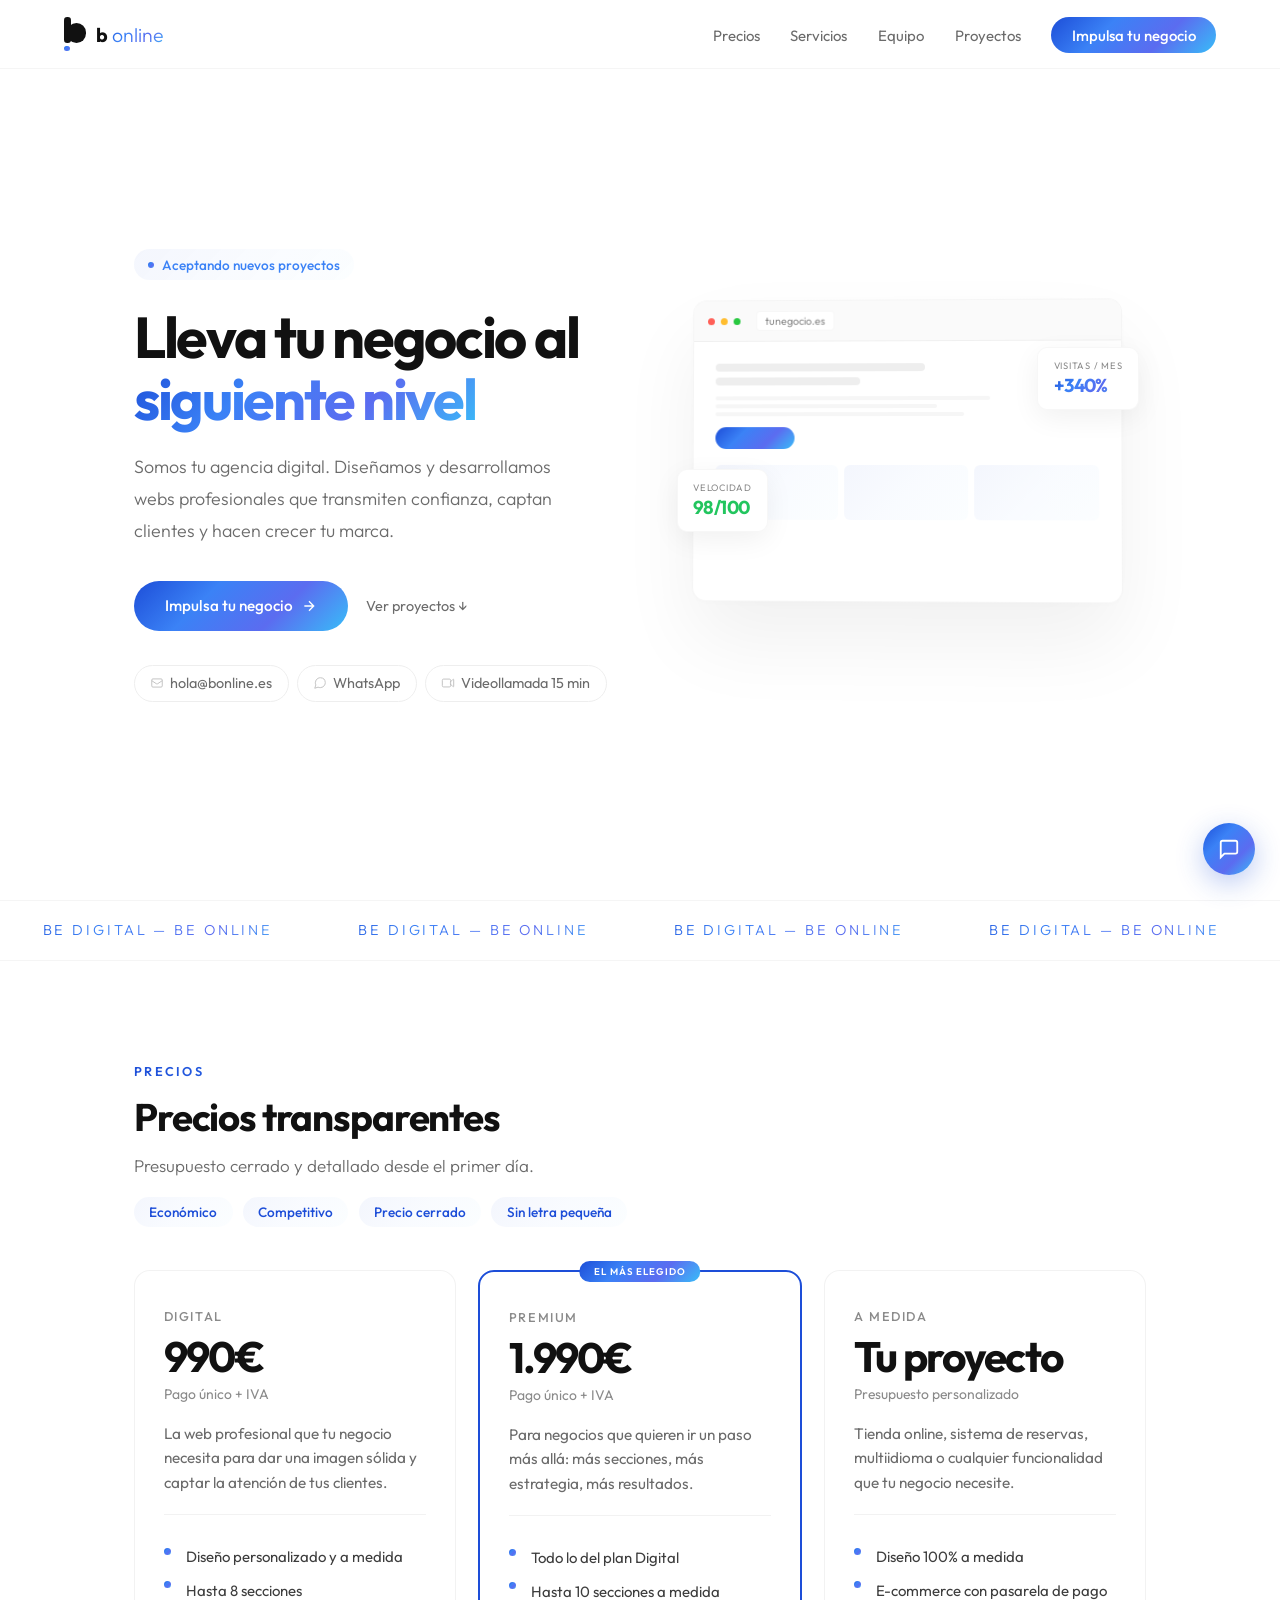
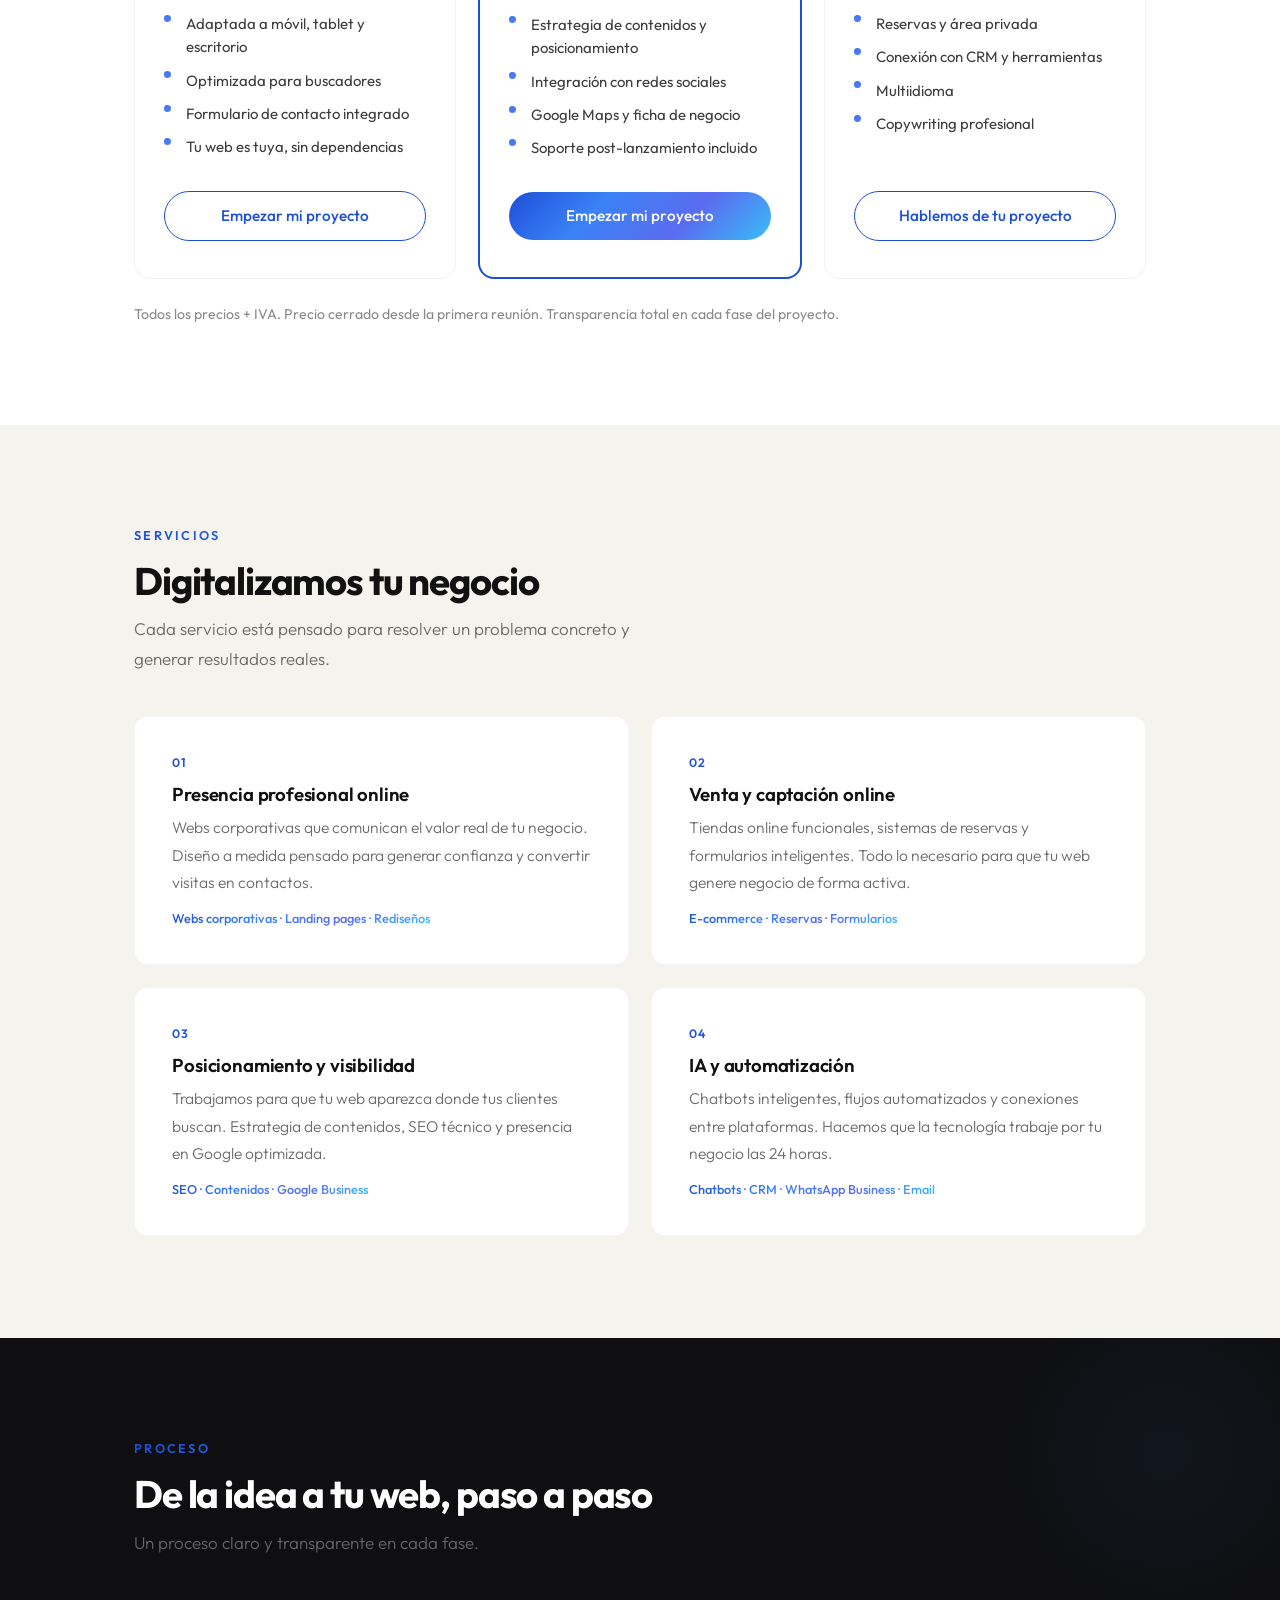
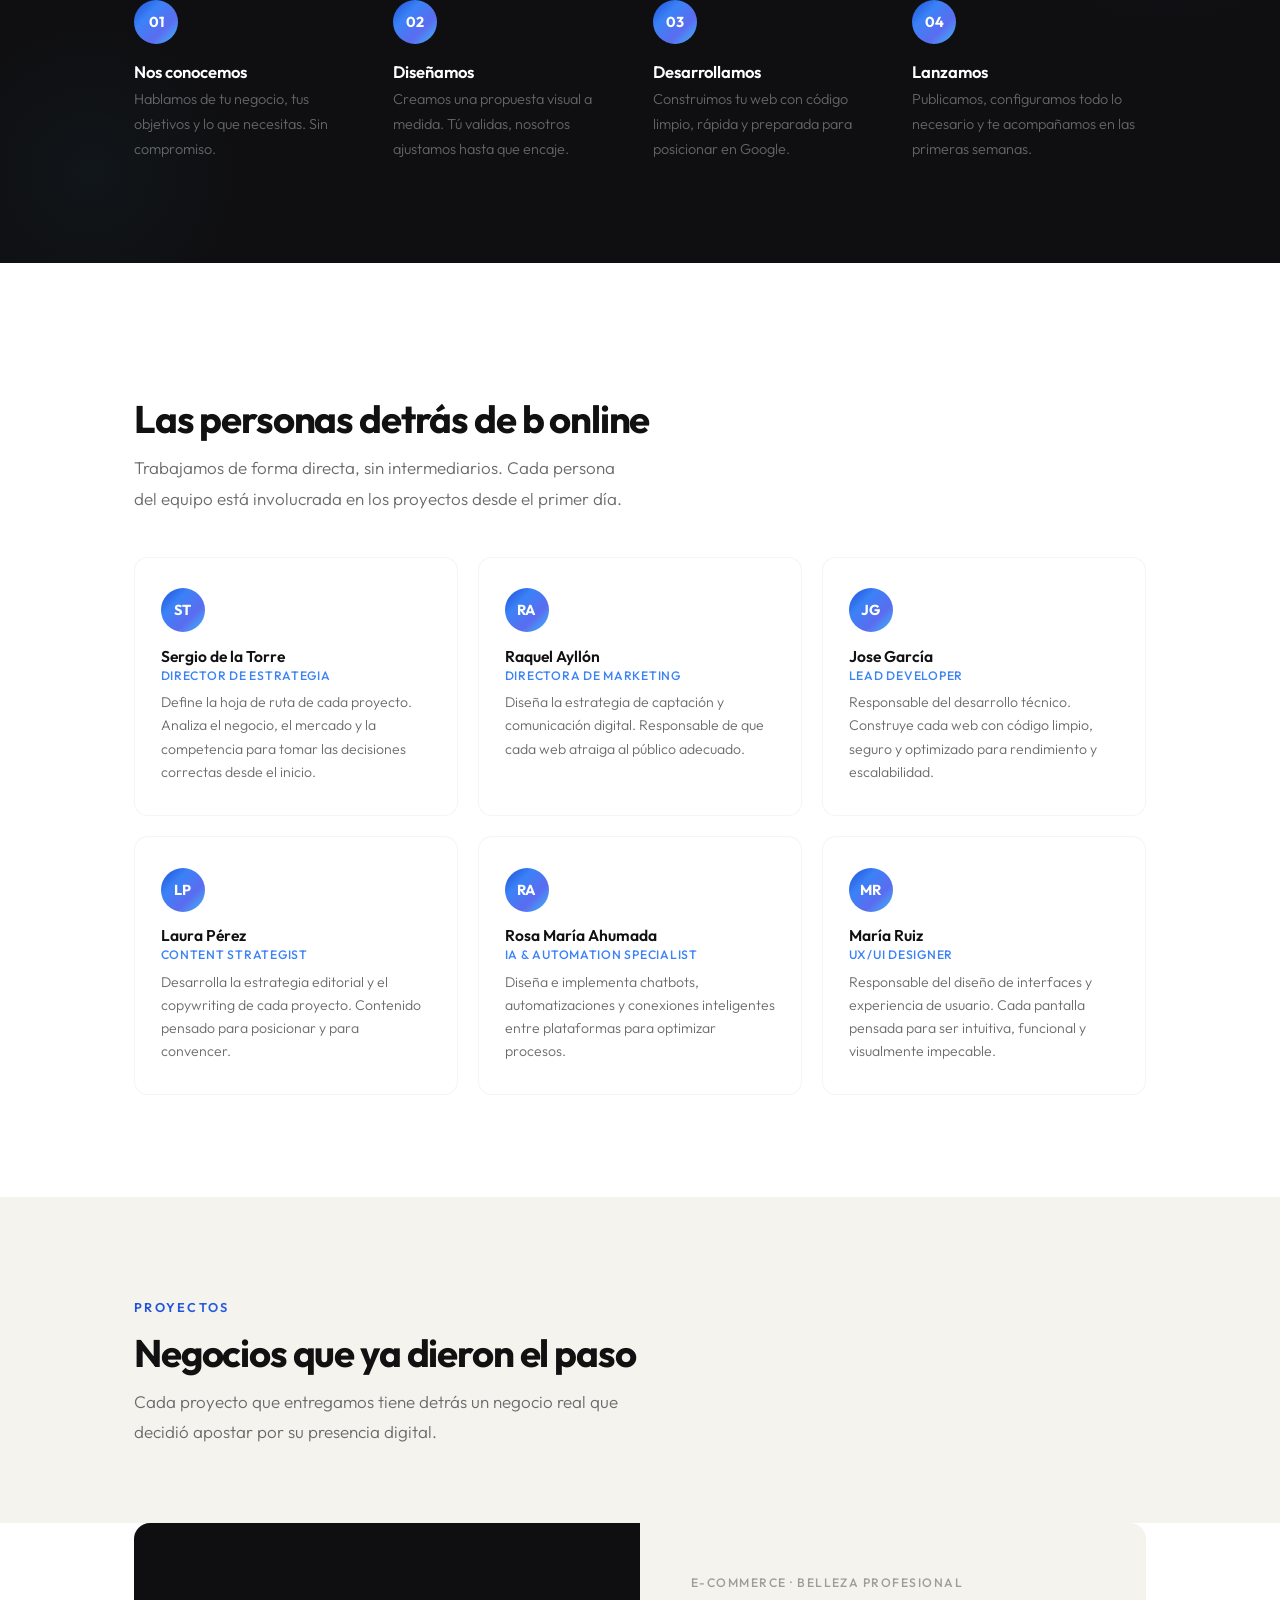
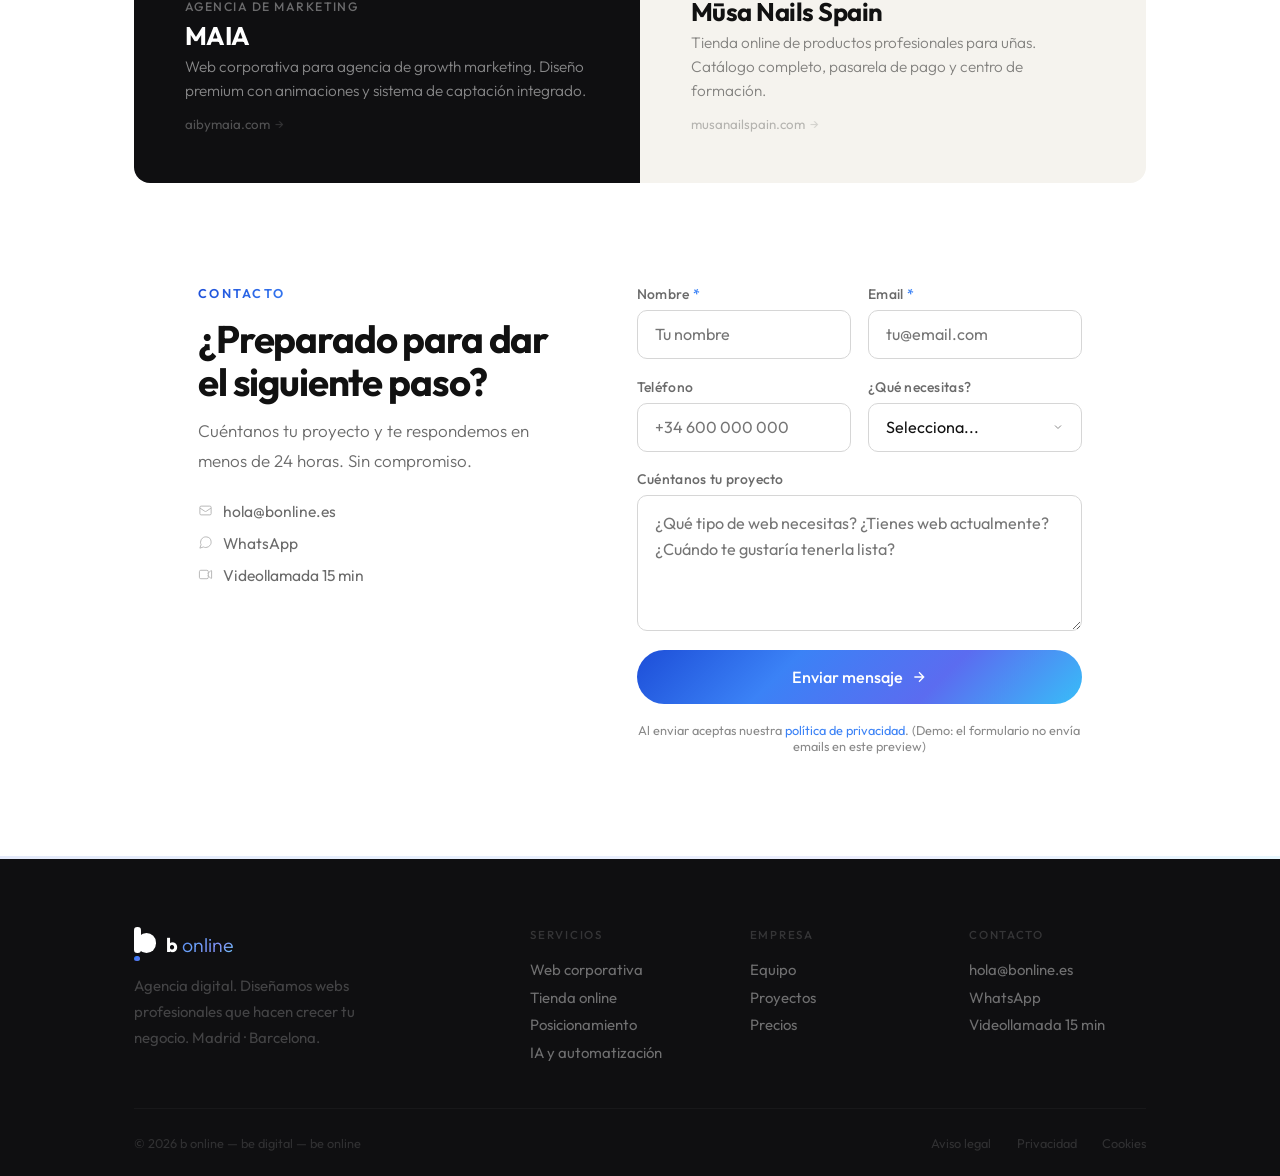
<file: preview.html>
<!DOCTYPE html>
<html lang="es">
<head>
<meta charset="UTF-8">
<meta name="viewport" content="width=device-width, initial-scale=1.0">
<title>b online | Agencia de diseño web y marketing digital</title>
<link href="https://fonts.googleapis.com/css2?family=Outfit:wght@200;300;400;500;600;700;800&display=swap" rel="stylesheet">
<style>
:root{
  --bg:#FFFFFF;--warm:#F5F3EE;--black:#111;--dark:#0F0F11;
  --g700:#2a2a2a;--g600:#3d3d3d;--g500:#6b6b6b;--g400:#8a8a8a;--g300:#b0b0b0;--g200:#d6d6d6;--g100:#eee;
  --grad:linear-gradient(135deg,#1D4ED8,#3B82F6,#5B6CF0,#38BDF8);
  --grad-h:linear-gradient(135deg,#1a46c4,#3574e0,#5060d8,#30a8dd);
  --grad-s:linear-gradient(135deg,rgba(29,78,216,.05),rgba(59,130,246,.03),rgba(56,189,248,.02));
  --c1:#1D4ED8;--c2:#3B82F6;--c3:#5B6CF0;--c4:#38BDF8;
  --f:'Outfit',sans-serif;
  --max:1140px;
  --px:clamp(1.5rem,5vw,4rem)
}
*{margin:0;padding:0;box-sizing:border-box}
html{scroll-behavior:smooth;font-size:17px}
body{font-family:var(--f);background:var(--bg);color:var(--black);overflow-x:hidden;-webkit-font-smoothing:antialiased}
::selection{background:var(--c2);color:#fff}

/* NAV */
nav{position:fixed;top:0;left:0;right:0;z-index:100;padding:1rem var(--px);display:flex;justify-content:space-between;align-items:center;background:rgba(255,255,255,.92);backdrop-filter:blur(24px);-webkit-backdrop-filter:blur(24px);border-bottom:1px solid rgba(0,0,0,.04)}
.logo{display:flex;align-items:center;gap:10px;text-decoration:none;color:var(--black)}
.logo-s{position:relative;width:22px;height:34px;cursor:pointer}
@keyframes dotBnc{0%,100%{transform:translateY(0)}25%{transform:translateY(-9px)}50%{transform:translateY(-1px)}75%{transform:translateY(-5px)}}
.logo-dt.bounce{animation:dotBnc .55s cubic-bezier(.36,.07,.19,.97)}
.logo-s:hover .logo-dt{animation:dotBnc .55s cubic-bezier(.36,.07,.19,.97)}
.logo-st{position:absolute;top:0;left:0;width:6.5px;height:26px;background:var(--black);border-radius:3.25px}
.logo-bw{position:absolute;top:6px;left:2.5px;width:19.5px;height:19.5px;background:var(--black);border-radius:50%}
.logo-dt{position:absolute;bottom:0;left:0;width:5.5px;height:5.5px;border-radius:50%;background:var(--grad)}
.logo-tx{display:flex;align-items:baseline;gap:5px}
.logo-bb{font-weight:700;font-size:1.15rem;letter-spacing:-.03em}
.logo-on{font-weight:300;font-size:1.15rem;background:var(--grad);-webkit-background-clip:text;-webkit-text-fill-color:transparent;background-clip:text}
.nl{display:flex;gap:1.8rem;align-items:center;list-style:none}
.nl a{text-decoration:none;color:var(--g500);font-size:.88rem;font-weight:400;transition:color .3s}.nl a:hover{color:var(--black)}
.nc{background:var(--grad)!important;color:#fff!important;padding:.5rem 1.2rem!important;border-radius:100px;font-weight:500!important;transition:all .3s!important;-webkit-text-fill-color:#fff!important}.nc:hover{opacity:.9!important;transform:translateY(-1px)}
.ham{display:none;background:0;border:0;cursor:pointer;padding:.5rem}.ham span{display:block;width:20px;height:1.5px;background:var(--black);margin:4px 0;transition:all .3s}
.ham.open span:nth-child(1){transform:translateY(5.5px) rotate(45deg)}
.ham.open span:nth-child(2){opacity:0}
.ham.open span:nth-child(3){transform:translateY(-5.5px) rotate(-45deg)}

/* MOBILE MENU */
.mob-menu{display:none;position:fixed;top:0;left:0;right:0;bottom:0;z-index:99;background:rgba(255,255,255,.98);backdrop-filter:blur(24px);flex-direction:column;align-items:center;justify-content:center;gap:2rem;padding:2rem}
.mob-menu.open{display:flex}
.mob-menu a{font-size:1.4rem;font-weight:600;color:var(--black);text-decoration:none;letter-spacing:-.02em;transition:color .2s}.mob-menu a:hover{color:var(--c2)}
.mob-cta{background:var(--grad)!important;color:#fff!important;padding:.8rem 2rem;border-radius:100px;font-size:1.1rem!important;-webkit-text-fill-color:#fff!important}

/* BUTTONS */
.btn-grad{display:inline-flex;align-items:center;gap:.5rem;background:var(--grad);color:#fff;padding:.9rem 1.8rem;border-radius:100px;text-decoration:none;font-weight:500;font-size:.9rem;transition:all .3s;border:0;cursor:pointer;font-family:var(--f)}.btn-grad:hover{transform:translateY(-2px);box-shadow:0 14px 36px rgba(29,78,216,.2);background:var(--grad-h)}.btn-grad svg{transition:transform .3s}.btn-grad:hover svg.btn-arr{transform:translateX(3px)}
.btn-g{display:inline-flex;align-items:center;gap:.4rem;color:var(--g500);text-decoration:none;font-size:.85rem;font-weight:400;transition:color .3s;padding:.9rem .4rem}.btn-g:hover{color:var(--black)}
.btn-o{display:inline-flex;align-items:center;gap:.4rem;padding:.7rem 1.3rem;border-radius:100px;text-decoration:none;font-size:.83rem;font-weight:400;border:1.5px solid var(--g200);color:var(--g500);transition:all .3s}.btn-o:hover{border-color:var(--c2);color:var(--c2)}
.gl{height:3px;background:var(--grad);border:none;margin:0;opacity:.12}

/* HERO */
.hero{min-height:100vh;display:grid;grid-template-columns:1fr 1fr;align-items:center;padding:0 var(--px);gap:3rem;position:relative;overflow:hidden;max-width:var(--max);margin:0 auto}
.hero-outer{position:relative}
.hero-outer::after{content:'';position:absolute;top:-10%;right:-8%;width:550px;height:550px;background:radial-gradient(circle,rgba(59,130,246,.05) 0%,rgba(56,189,248,.02) 40%,transparent 70%);pointer-events:none;z-index:0}
.hero-c{padding:7rem 0 4rem;max-width:540px;position:relative;z-index:1}
.h-tag{display:inline-flex;align-items:center;gap:.5rem;background:var(--grad-s);font-size:.8rem;font-weight:500;padding:.38rem .8rem;border-radius:100px;margin-bottom:1.5rem;color:var(--c2)}
.h-tag .dot{width:6px;height:6px;border-radius:50%;background:var(--grad);animation:pu 2s infinite}
@keyframes pu{0%,100%{opacity:1}50%{opacity:.3}}
.hero h1{font-size:clamp(2.5rem,4.5vw,3.8rem);font-weight:700;line-height:1.08;letter-spacing:-.04em;margin-bottom:1.2rem}
.hero h1 .ac{background:var(--grad);-webkit-background-clip:text;-webkit-text-fill-color:transparent;background-clip:text}
.hero-sub{font-size:1.05rem;color:var(--g500);line-height:1.8;font-weight:300;margin-bottom:2rem;max-width:420px}
.hero-a{display:flex;gap:.7rem;align-items:center;flex-wrap:wrap;margin-bottom:2rem}
.hero-bar{display:flex;gap:.5rem;flex-wrap:wrap}
.hero-bar a{display:inline-flex;align-items:center;gap:.35rem;padding:.5rem .9rem;border-radius:100px;font-size:.85rem;font-weight:400;text-decoration:none;border:1px solid var(--g100);color:var(--g500);transition:all .3s;background:var(--bg)}.hero-bar a:hover{border-color:var(--c2);color:var(--c2)}
.hero-bar a svg{width:14px;height:14px;opacity:.45}
.hero-v{position:relative;height:100vh;display:flex;align-items:center;justify-content:center}
.hm{position:relative;width:100%;max-width:430px}
.mbr{background:#fff;border-radius:14px;box-shadow:0 40px 80px rgba(0,0,0,.06),0 2px 12px rgba(0,0,0,.02);overflow:hidden;border:1px solid rgba(0,0,0,.04);transform:perspective(1000px) rotateY(-2deg) rotateX(1deg);transition:transform .6s cubic-bezier(.22,1,.36,1)}.mbr:hover{transform:perspective(1000px) rotateY(0) rotateX(0)}
.mb-bar{display:flex;align-items:center;gap:6px;padding:10px 14px;background:#fafafa;border-bottom:1px solid rgba(0,0,0,.04)}
.md{width:7px;height:7px;border-radius:50%}.md:nth-child(1){background:#FF5F57}.md:nth-child(2){background:#FFBD2E}.md:nth-child(3){background:#28C840}
.mu{margin-left:10px;font-size:.64rem;color:var(--g400);background:#fff;padding:2px 8px;border-radius:4px;border:1px solid rgba(0,0,0,.03)}
.mb-bd{padding:1.3rem;min-height:260px}
.mbl{height:8px;border-radius:4px;margin-bottom:6px;background:var(--g100)}.mbl:nth-child(1){width:55%}.mbl:nth-child(2){width:38%;margin-bottom:11px}
.mbs{height:4px;border-radius:2px;margin-bottom:4px;background:var(--g100);opacity:.5}.mbs:nth-child(3){width:72%}.mbs:nth-child(4){width:58%}.mbs:nth-child(5){width:65%}
.m-btn{width:80px;height:22px;border-radius:100px;margin-top:11px;background:var(--grad)}
.m-gr{display:grid;grid-template-columns:1fr 1fr 1fr;gap:6px;margin-top:16px}
.m-cd{background:var(--grad-s);border-radius:6px;height:55px}
.fl{position:absolute;background:#fff;border-radius:10px;padding:.7rem .9rem;box-shadow:0 8px 28px rgba(0,0,0,.06);border:1px solid rgba(0,0,0,.03);z-index:2;animation:flt 6s ease-in-out infinite}.fl.f1{top:16%;right:-18px}.fl.f2{bottom:23%;left:-14px;animation-delay:-3s}
.fl-l{font-size:.55rem;color:var(--g400);text-transform:uppercase;letter-spacing:.08em;margin-bottom:.12rem}
.fl-v{font-size:1.1rem;font-weight:700;letter-spacing:-.03em}
.fl-v.up{background:var(--grad);-webkit-background-clip:text;-webkit-text-fill-color:transparent;background-clip:text}
@keyframes flt{0%,100%{transform:translateY(0)}50%{transform:translateY(-8px)}}

/* MARQUEE */
.marq{padding:1.2rem 0;overflow:hidden;border-top:1px solid rgba(0,0,0,.04);border-bottom:1px solid rgba(0,0,0,.04)}
.marq-track{display:flex;gap:0;animation:marq 60s linear infinite;width:max-content}
.marq-item{font-size:.85rem;font-weight:300;letter-spacing:.2em;text-transform:uppercase;white-space:nowrap;padding:0 2.5rem;background:var(--grad);-webkit-background-clip:text;-webkit-text-fill-color:transparent;background-clip:text}
@keyframes marq{0%{transform:translateX(0)}100%{transform:translateX(-50%)}}

/* SECTIONS */
.sec{padding:6rem 0}
.sec-inner{max-width:var(--max);margin:0 auto;padding:0 var(--px)}
.sec-w{background:var(--warm)}
.sec-bl{background:var(--dark);color:#fff;position:relative;overflow:hidden}
.sec-bl::before{content:'';position:absolute;top:-60px;right:-60px;width:350px;height:350px;background:radial-gradient(circle,rgba(59,130,246,.06) 0%,transparent 70%);pointer-events:none}
.sec-bl::after{content:'';position:absolute;bottom:-60px;left:-60px;width:300px;height:300px;background:radial-gradient(circle,rgba(56,189,248,.04) 0%,transparent 70%);pointer-events:none}
.sl{font-size:.75rem;text-transform:uppercase;letter-spacing:.18em;font-weight:600;margin-bottom:1rem;background:var(--grad);-webkit-background-clip:text;-webkit-text-fill-color:transparent;background-clip:text}
.stt{font-size:clamp(1.9rem,3vw,2.6rem);font-weight:700;line-height:1.12;letter-spacing:-.03em;max-width:560px;margin-bottom:.7rem}
.ss{font-size:1rem;color:var(--g500);line-height:1.75;font-weight:300;max-width:500px;margin-bottom:2.5rem}
.sec-bl .ss{color:rgba(255,255,255,.36)}

/* PRICING */
.pr-head{margin-bottom:2.5rem}
.pr-tags{display:flex;gap:.6rem;margin-top:1rem;flex-wrap:wrap}
.pr-tag{font-size:.8rem;font-weight:500;padding:.35rem .9rem;border-radius:100px;background:var(--grad-s);color:var(--c1)}
.pr-row{display:flex;gap:1.3rem;align-items:stretch}
.pr{background:var(--bg);border:1px solid rgba(0,0,0,.05);border-radius:16px;padding:2.2rem 1.7rem;position:relative;transition:transform .4s,box-shadow .4s;display:flex;flex-direction:column;flex:1;min-width:0}
.pr:hover{transform:translateY(-4px);box-shadow:0 20px 48px rgba(0,0,0,.04)}
.pr.pop{border:2px solid var(--c1)}
.pop-t{position:absolute;top:-11px;left:50%;transform:translateX(-50%);background:var(--grad);color:#fff;font-size:.57rem;text-transform:uppercase;letter-spacing:.1em;padding:.25rem .85rem;border-radius:100px;font-weight:600;white-space:nowrap}
.pr-nm{font-size:.75rem;text-transform:uppercase;letter-spacing:.12em;color:var(--g400);margin-bottom:.3rem;font-weight:500}
.pr-p{font-size:2.5rem;font-weight:700;letter-spacing:-.04em;margin-bottom:.1rem}
.pr-per{font-size:.82rem;color:var(--g400);margin-bottom:1.1rem}
.pr-d{font-size:.9rem;color:var(--g500);line-height:1.6;margin-bottom:1.5rem;padding-bottom:1.1rem;border-bottom:1px solid rgba(0,0,0,.05)}
.pr-li{list-style:none;margin-bottom:1.6rem;flex:1}
.pr-li li{font-size:.88rem;color:var(--g600);padding:.3rem 0;padding-left:1.3rem;position:relative;line-height:1.55}
.pr-li li::before{content:'';position:absolute;left:0;top:.45rem;width:7px;height:7px;border-radius:50%;background:var(--grad)}
.pr-cta{display:block;text-align:center;padding:.85rem;background:var(--grad);color:#fff;text-decoration:none;font-size:.9rem;font-weight:500;border-radius:100px;transition:all .3s;cursor:pointer;font-family:var(--f);width:100%;border:0}.pr-cta:hover{box-shadow:0 8px 24px rgba(29,78,216,.2);transform:translateY(-1px)}
.pr-cta-o{display:block;text-align:center;padding:.85rem;border:1.5px solid var(--c1);background:transparent;color:var(--c1);text-decoration:none;font-size:.9rem;font-weight:500;border-radius:100px;transition:all .3s;cursor:pointer;font-family:var(--f);width:100%}.pr-cta-o:hover{background:var(--c1);color:#fff}
.pr-note{margin-top:1.5rem;font-size:.83rem;color:var(--g400)}

/* SERVICES */
.wg{display:grid;grid-template-columns:1fr 1fr;gap:1.3rem}
.wb{padding:2.2rem;border-radius:14px;background:var(--bg);border:1px solid rgba(0,0,0,.04);transition:transform .3s,box-shadow .3s}.wb:hover{transform:translateY(-3px);box-shadow:0 16px 40px rgba(0,0,0,.04)}
.wb-n{font-size:.72rem;font-weight:600;background:var(--grad);-webkit-background-clip:text;-webkit-text-fill-color:transparent;background-clip:text;margin-bottom:.7rem;letter-spacing:.05em}
.wb h3{font-size:1.1rem;font-weight:600;margin-bottom:.5rem;letter-spacing:-.01em}
.wb p{font-size:.92rem;color:var(--g500);line-height:1.75;font-weight:300}
.wb .tg{display:inline-block;margin-top:.8rem;font-size:.75rem;font-weight:500;background:var(--grad);-webkit-background-clip:text;-webkit-text-fill-color:transparent;background-clip:text}

/* PROCESS */
.proc-r{display:grid;grid-template-columns:repeat(4,1fr);gap:1.5rem}
.pc{position:relative;z-index:1}
.pc-n{width:44px;height:44px;border-radius:50%;display:flex;align-items:center;justify-content:center;font-weight:700;font-size:.85rem;margin-bottom:1rem;color:#fff;background:var(--grad)}
.pc h4{font-size:.98rem;font-weight:600;margin-bottom:.3rem}
.pc p{font-size:.85rem;color:rgba(255,255,255,.36);line-height:1.7;font-weight:300}

/* TEAM */
.team-txt{font-size:1rem;color:var(--g500);line-height:1.8;font-weight:300;max-width:500px;margin-bottom:2.5rem}
.team-g{display:grid;grid-template-columns:repeat(3,1fr);gap:1.2rem}
.tm{padding:1.8rem 1.5rem;background:var(--bg);border:1px solid rgba(0,0,0,.04);border-radius:14px;transition:transform .3s,box-shadow .3s}.tm:hover{transform:translateY(-3px);box-shadow:0 12px 32px rgba(0,0,0,.04)}
.tm-init{width:44px;height:44px;border-radius:50%;margin-bottom:.8rem;background:var(--grad);display:flex;align-items:center;justify-content:center;font-size:.85rem;font-weight:700;color:#fff}
.tm h4{font-size:.92rem;font-weight:600;margin-bottom:.1rem}
.tm .role{font-size:.72rem;color:var(--c2);font-weight:500;text-transform:uppercase;letter-spacing:.06em;margin-bottom:.5rem}
.tm .bio{font-size:.83rem;color:var(--g500);line-height:1.65;font-weight:300}

/* CASES */
.cases-wrap{max-width:var(--max);margin:0 auto;padding:0 var(--px)}
.cases-g{display:grid;grid-template-columns:1fr 1fr;gap:0;border-radius:16px;overflow:hidden}
.case{padding:3rem;display:flex;flex-direction:column;justify-content:flex-end;min-height:260px;text-decoration:none;transition:all .3s;position:relative;overflow:hidden}
.case::after{content:'';position:absolute;top:0;left:0;right:0;bottom:0;background:var(--grad);opacity:0;transition:opacity .3s;pointer-events:none}.case:hover::after{opacity:.04}
.case-dk{background:var(--dark);color:#fff}.case-lt{background:var(--warm);color:var(--black)}
.case-type{font-size:.72rem;text-transform:uppercase;letter-spacing:.12em;margin-bottom:.3rem;font-weight:500;opacity:.38}
.case-name{font-size:1.5rem;font-weight:700;letter-spacing:-.02em;margin-bottom:.2rem}
.case-what{font-size:.9rem;font-weight:300;opacity:.5;line-height:1.55}
.case-url{font-size:.78rem;margin-top:.8rem;font-weight:400;opacity:.28;display:inline-flex;align-items:center;gap:.3rem}.case-url::after{content:'→';opacity:.5}

/* CONTACT FORM */
.contact-sec{padding:6rem 0}
.contact-wrap{display:grid;grid-template-columns:1fr 1.2fr;gap:4rem;max-width:var(--max);margin:0 auto;padding:0 var(--px)}
.contact-intro .stt{max-width:100%}
.contact-links{display:flex;flex-direction:column;gap:.7rem;margin-top:1.5rem}
.contact-link{display:inline-flex;align-items:center;gap:.6rem;font-size:.92rem;color:var(--g500);text-decoration:none;transition:color .2s}.contact-link:hover{color:var(--c2)}
.contact-link svg{flex-shrink:0;opacity:.5}
.contact-form{display:flex;flex-direction:column;gap:1.1rem}
.cf-row{display:grid;grid-template-columns:1fr 1fr;gap:1rem}
.cf-field{display:flex;flex-direction:column;gap:.4rem}
.cf-field label{font-size:.82rem;font-weight:500;color:var(--g500);letter-spacing:.02em}
.req{color:var(--c2)}
.cf-field input,.cf-field select,.cf-field textarea{width:100%;padding:.8rem 1rem;border:1.5px solid var(--g200);border-radius:10px;font-family:var(--f);font-size:.95rem;color:var(--black);background:#fff;outline:none;transition:border-color .2s,box-shadow .2s;-webkit-appearance:none}
.cf-field input:focus,.cf-field select:focus,.cf-field textarea:focus{border-color:var(--c2);box-shadow:0 0 0 3px rgba(59,130,246,.08)}
.cf-field textarea{resize:vertical;min-height:120px;line-height:1.65}
.cf-field select{background-image:url("data:image/svg+xml,%3Csvg xmlns='http://www.w3.org/2000/svg' width='12' height='12' viewBox='0 0 24 24' fill='none' stroke='%238a8a8a' stroke-width='2'%3E%3Cpath d='M6 9l6 6 6-6'/%3E%3C/svg%3E");background-repeat:no-repeat;background-position:right 1rem center;cursor:pointer}
.form-btn{width:100%;justify-content:center;padding:1rem;font-size:.95rem}
.spin{animation:spinning .7s linear infinite;display:inline-block}
@keyframes spinning{to{transform:rotate(360deg)}}
.form-msg{font-size:.9rem;padding:.8rem 1rem;border-radius:8px;display:none}
.form-msg.ok{display:block;background:#f0fdf4;color:#166534;border:1px solid #bbf7d0}
.form-msg.err{display:block;background:#fef2f2;color:#991b1b;border:1px solid #fecaca}
.form-privacy{font-size:.75rem;color:var(--g400);text-align:center}.form-privacy a{color:var(--c2);text-decoration:none}

/* FOOTER */
footer{background:var(--dark);color:#fff;padding:4rem 0 1.5rem}
.footer-inner{max-width:var(--max);margin:0 auto;padding:0 var(--px)}
.ftg{display:grid;grid-template-columns:2fr 1fr 1fr 1fr;gap:2.5rem;margin-bottom:2.5rem}
.ft-d{font-size:.88rem;color:rgba(255,255,255,.22);line-height:1.75;margin-top:.7rem;max-width:260px}
.ftc h5{font-size:.68rem;text-transform:uppercase;letter-spacing:.15em;color:rgba(255,255,255,.16);margin-bottom:.8rem;font-weight:500}
.ftc a{display:block;color:rgba(255,255,255,.4);text-decoration:none;font-size:.88rem;padding:.25rem 0;transition:color .3s}.ftc a:hover{color:#fff}
.ftb{display:flex;justify-content:space-between;align-items:center;padding-top:1.5rem;border-top:1px solid rgba(255,255,255,.04);font-size:.75rem;color:rgba(255,255,255,.14);flex-wrap:wrap;gap:.8rem}
.ftl a{color:rgba(255,255,255,.14);text-decoration:none;margin-left:1.5rem;transition:color .3s}.ftl a:hover{color:rgba(255,255,255,.4)}
.ft-logo .logo-st{background:#fff}.ft-logo .logo-bw{background:#fff}.ft-logo .logo-bb{color:#fff}.ft-logo .logo-on{-webkit-text-fill-color:rgba(255,255,255,.25)}

/* CHATBOT */
#chatbot{position:fixed;bottom:1.5rem;right:1.5rem;z-index:200}
.chat-btn{width:52px;height:52px;border-radius:50%;background:var(--grad);border:0;cursor:pointer;display:flex;align-items:center;justify-content:center;color:#fff;box-shadow:0 8px 28px rgba(29,78,216,.3);transition:transform .3s,box-shadow .3s;position:relative}
.chat-btn:hover{transform:scale(1.08);box-shadow:0 12px 36px rgba(29,78,216,.4)}
.chat-icon-close{display:none}
.chat-btn.open .chat-icon-open{display:none}
.chat-btn.open .chat-icon-close{display:block}
.chat-badge{position:absolute;top:-4px;right:-4px;width:18px;height:18px;background:#ef4444;border-radius:50%;font-size:.58rem;font-weight:700;color:#fff;display:flex;align-items:center;justify-content:center;border:2px solid #fff;animation:bpulse 2s infinite}
@keyframes bpulse{0%,100%{transform:scale(1)}50%{transform:scale(1.15)}}
.chat-badge.hidden{display:none}
.chat-window{position:absolute;bottom:64px;right:0;width:320px;background:#fff;border-radius:18px;box-shadow:0 24px 60px rgba(0,0,0,.12),0 4px 16px rgba(0,0,0,.06);overflow:hidden;border:1px solid rgba(0,0,0,.04);display:none;flex-direction:column;max-height:480px}
.chat-window.open{display:flex}
.chat-head{display:flex;align-items:center;gap:.7rem;padding:1rem 1.1rem;background:var(--grad);color:#fff}
.chat-head .logo-s.sm{width:18px;height:28px;flex-shrink:0}
.chat-head .logo-s.sm .logo-st{background:#fff}
.chat-head .logo-s.sm .logo-bw{background:#fff}
.chat-head .logo-s.sm .logo-dt{background:rgba(255,255,255,.5)}
.chat-name{font-size:.85rem;font-weight:600;line-height:1}
.chat-status{font-size:.65rem;opacity:.75;margin-top:.1rem;display:flex;align-items:center;gap:.3rem}
.chat-dot{width:6px;height:6px;border-radius:50%;background:#4ade80;animation:pu 2s infinite}
.chat-x{margin-left:auto;background:0;border:0;color:#fff;cursor:pointer;opacity:.7;padding:.2rem;display:flex;align-items:center;transition:opacity .2s}.chat-x:hover{opacity:1}
.chat-msgs{flex:1;overflow-y:auto;padding:1rem;display:flex;flex-direction:column;gap:.6rem;scroll-behavior:smooth}
.chat-msgs::-webkit-scrollbar{width:4px}.chat-msgs::-webkit-scrollbar-track{background:transparent}.chat-msgs::-webkit-scrollbar-thumb{background:var(--g200);border-radius:2px}
.msg{max-width:82%;padding:.6rem .85rem;border-radius:12px;font-size:.8rem;line-height:1.55;word-break:break-word;white-space:pre-wrap}
.msg.bot{background:var(--g100);color:var(--black);align-self:flex-start;border-bottom-left-radius:3px}
.msg.usr{background:var(--grad);color:#fff;align-self:flex-end;border-bottom-right-radius:3px}
.msg-typing{display:flex;gap:4px;padding:.7rem .9rem;align-items:center}
.msg-typing span{width:6px;height:6px;border-radius:50%;background:var(--g400);animation:ty .9s infinite}.msg-typing span:nth-child(2){animation-delay:.15s}.msg-typing span:nth-child(3){animation-delay:.3s}
@keyframes ty{0%,80%,100%{transform:scale(1);opacity:.4}40%{transform:scale(1.2);opacity:1}}
.chat-inp{display:flex;gap:.5rem;padding:.8rem;border-top:1px solid var(--g100)}
.chat-inp input{flex:1;border:1.5px solid var(--g200);border-radius:8px;padding:.5rem .8rem;font-family:var(--f);font-size:.82rem;outline:none;transition:border-color .2s}.chat-inp input:focus{border-color:var(--c2)}
#chatSend{width:34px;height:34px;border-radius:8px;background:var(--grad);border:0;color:#fff;cursor:pointer;display:flex;align-items:center;justify-content:center;flex-shrink:0;transition:opacity .2s}.#chatSend:hover{opacity:.85}
.chat-foot{padding:.5rem 1rem .8rem;border-top:1px solid var(--g100)}
.chat-foot a{font-size:.68rem;color:var(--g400);text-decoration:none;display:inline-flex;align-items:center;gap:.35rem;transition:color .2s}.chat-foot a:hover{color:var(--black)}

/* ANIMATIONS */
.rv{opacity:0;transform:translateY(18px);transition:opacity .7s cubic-bezier(.22,1,.36,1),transform .7s cubic-bezier(.22,1,.36,1)}
.rv.vis{opacity:1;transform:translateY(0)}
.d1{transition-delay:.1s}.d2{transition-delay:.2s}.d3{transition-delay:.3s}

/* RESPONSIVE */
@media(max-width:1140px){
  .hero{max-width:100%}
}
@media(max-width:1024px){
  .hero{grid-template-columns:1fr}.hero-v{display:none}
  .wg{grid-template-columns:1fr}
  .cases-g{grid-template-columns:1fr}
  .pr-row{flex-direction:column;max-width:420px}
  .ftg{grid-template-columns:1fr 1fr}
  .team-g{grid-template-columns:1fr 1fr}
  .contact-wrap{grid-template-columns:1fr;gap:3rem}
  .proc-r{grid-template-columns:1fr 1fr}
}
@media(max-width:768px){
  nav{padding:.85rem 1.25rem}.nl{display:none}.ham{display:block}
  .sec{padding:4rem 0}
  .sec-inner{padding:0 1.25rem}
  .hero{padding:0 1.25rem;grid-template-columns:1fr}.hero-c{padding:5.5rem 0 3rem}
  .hero h1{font-size:clamp(2rem,8vw,2.8rem)}
  .hero-sub{font-size:.95rem}
  .proc-r{grid-template-columns:1fr 1fr;gap:1.2rem}
  .team-g{grid-template-columns:1fr}
  .pr-row{max-width:100%}
  .contact-sec{padding:4rem 0}
  .contact-wrap{padding:0 1.25rem;gap:2.5rem}
  footer{padding:3rem 0 1.2rem}
  .footer-inner{padding:0 1.25rem}
  .ftg{grid-template-columns:1fr;gap:1.5rem}
  .hero-a{flex-direction:column;align-items:stretch;text-align:center}
  .btn-g,.btn-o{justify-content:center}
  .cases-wrap{padding:0 1.25rem}
  .hero-bar{justify-content:center}
  .cf-row{grid-template-columns:1fr}
  .chat-window{width:calc(100vw - 2rem);right:-.5rem}
  .stt{font-size:clamp(1.6rem,6vw,2rem)}
}
@media(max-width:480px){
  .proc-r{grid-template-columns:1fr}
  .team-g{grid-template-columns:1fr}
  .hero-bar a{font-size:.8rem}
}

/* LEGAL PAGES */
.legal-page{padding:8rem 0 6rem}
.legal-inner{max-width:760px;margin:0 auto;padding:0 var(--px)}
.legal-inner h1{font-size:clamp(1.8rem,3vw,2.4rem);font-weight:700;letter-spacing:-.03em;margin-bottom:.4rem}
.legal-date{font-size:.82rem;color:var(--g400);margin-bottom:3rem}
.legal-inner h2{font-size:1.05rem;font-weight:600;margin:2rem 0 .6rem;letter-spacing:-.01em}
.legal-inner p{font-size:.95rem;color:var(--g600);line-height:1.8;margin-bottom:.9rem}
.legal-inner ul{padding-left:1.4rem;margin-bottom:.9rem}
.legal-inner ul li{font-size:.95rem;color:var(--g600);line-height:1.8;margin-bottom:.25rem}
.legal-inner a{color:var(--c2);text-decoration:none}.legal-inner a:hover{text-decoration:underline}
.cookie-table{width:100%;border-collapse:collapse;margin:1rem 0 1.5rem;font-size:.85rem}
.cookie-table th,.cookie-table td{padding:.65rem .9rem;border:1px solid var(--g200);text-align:left;vertical-align:top}
.cookie-table th{background:var(--warm);font-weight:600;color:var(--g700)}
.cookie-table td{color:var(--g600)}

</style>
</head>
<body>

<nav id="mainNav">
  <a href="#" class="logo" aria-label="b online">
    <div class="logo-s" id="logoB" title="Haz clic para que salte">
      <div class="logo-st"></div><div class="logo-bw"></div><div class="logo-dt"></div>
    </div>
    <div class="logo-tx"><span class="logo-bb">b</span> <span class="logo-on">online</span></div>
  </a>
  <ul class="nl" id="mainMenu">
    <li><a href="#precios">Precios</a></li>
    <li><a href="#servicios">Servicios</a></li>
    <li><a href="#equipo">Equipo</a></li>
    <li><a href="#proyectos">Proyectos</a></li>
    <li><a href="#contacto" class="nc">Impulsa tu negocio</a></li>
  </ul>
  <button class="ham" id="hamBtn" aria-label="Abrir menú" aria-expanded="false">
    <span></span><span></span><span></span>
  </button>
</nav>

<div class="mob-menu" id="mobMenu" aria-hidden="true">
  <a href="#precios">Precios</a>
  <a href="#servicios">Servicios</a>
  <a href="#equipo">Equipo</a>
  <a href="#proyectos">Proyectos</a>
  <a href="#contacto" class="mob-cta">Impulsa tu negocio</a>
</div>

<!-- HERO -->
<section class="hero">
  <div class="hero-c">
    <div class="h-tag rv"><span class="dot"></span> Aceptando nuevos proyectos</div>
    <h1 class="rv d1">Lleva tu negocio al <span class="ac">siguiente nivel</span></h1>
    <p class="hero-sub rv d2">Somos tu agencia digital. Diseñamos y desarrollamos webs profesionales que transmiten confianza, captan clientes y hacen crecer tu marca.</p>
    <div class="hero-a rv d3">
      <a href="#contacto" class="btn-grad">Impulsa tu negocio <svg width="16" height="16" fill="none" stroke="currentColor" stroke-width="2" viewBox="0 0 24 24"><path d="M5 12h14M12 5l7 7-7 7"/></svg></a>
      <a href="#proyectos" class="btn-g">Ver proyectos ↓</a>
    </div>
    <div class="hero-bar rv d3">
      <a href="mailto:hola@bonline.es"><svg viewBox="0 0 24 24" fill="none" stroke="currentColor" stroke-width="1.5"><path d="M3 8l7.89 5.26a2 2 0 002.22 0L21 8M5 19h14a2 2 0 002-2V7a2 2 0 00-2-2H5a2 2 0 00-2 2v10a2 2 0 002 2z"/></svg>hola@bonline.es</a>
      <a href="https://wa.me/34600000000" target="_blank"><svg viewBox="0 0 24 24" fill="none" stroke="currentColor" stroke-width="1.5"><path d="M21 11.5a8.38 8.38 0 01-.9 3.8 8.5 8.5 0 01-7.6 4.7 8.38 8.38 0 01-3.8-.9L3 21l1.9-5.7a8.38 8.38 0 01-.9-3.8 8.5 8.5 0 014.7-7.6 8.38 8.38 0 013.8-.9h.5a8.48 8.48 0 018 8v.5z"/></svg>WhatsApp</a>
      <a href="mailto:hola@bonline.es?subject=Reservar%20videollamada%2015%20min"><svg viewBox="0 0 24 24" fill="none" stroke="currentColor" stroke-width="1.5"><path d="M15.75 10.5l4.72-4.72a.75.75 0 011.28.53v11.38a.75.75 0 01-1.28.53l-4.72-4.72M4.5 18.75h9.75a2.25 2.25 0 002.25-2.25v-9A2.25 2.25 0 0014.25 5.25H4.5A2.25 2.25 0 002.25 7.5v9a2.25 2.25 0 002.25 2.25z"/></svg>Videollamada 15 min</a>
    </div>
  </div>
  <div class="hero-v">
    <div class="hm">
      <div class="fl f1"><div class="fl-l">Visitas / mes</div><div class="fl-v up">+340%</div></div>
      <div class="fl f2"><div class="fl-l">Velocidad</div><div class="fl-v" style="color:#22c55e">98/100</div></div>
      <div class="mbr">
        <div class="mb-bar"><span class="md"></span><span class="md"></span><span class="md"></span><span class="mu">tunegocio.es</span></div>
        <div class="mb-bd"><div class="mbl"></div><div class="mbl"></div><div class="mbs"></div><div class="mbs"></div><div class="mbs"></div><div class="m-btn"></div><div class="m-gr"><div class="m-cd"></div><div class="m-cd"></div><div class="m-cd"></div></div></div>
      </div>
    </div>
  </div>
</section>

<!-- MARQUEE -->
<div class="marq" aria-hidden="true">
  <div class="marq-track">
    <span class="marq-item">be digital — be online</span><span class="marq-item">be digital — be online</span><span class="marq-item">be digital — be online</span><span class="marq-item">be digital — be online</span><span class="marq-item">be digital — be online</span><span class="marq-item">be digital — be online</span><span class="marq-item">be digital — be online</span><span class="marq-item">be digital — be online</span><span class="marq-item">be digital — be online</span><span class="marq-item">be digital — be online</span><span class="marq-item">be digital — be online</span><span class="marq-item">be digital — be online</span>
  </div>
</div>

<!-- PRECIOS -->
<section class="sec" id="precios">
<div class="sec-inner">
<div class="pr-head rv">
    <div class="sl">Precios</div>
    <h2 class="stt">Precios transparentes</h2>
    <p class="ss" style="margin-bottom:0">Presupuesto cerrado y detallado desde el primer día.</p>
    <div class="pr-tags"><span class="pr-tag">Económico</span><span class="pr-tag">Competitivo</span><span class="pr-tag">Precio cerrado</span><span class="pr-tag">Sin letra pequeña</span></div>
  </div>
  <div class="pr-row">
    <div class="pr rv">
      <div class="pr-nm">Digital</div><div class="pr-p">990€</div><div class="pr-per">Pago único + IVA</div>
      <p class="pr-d">La web profesional que tu negocio necesita para dar una imagen sólida y captar la atención de tus clientes.</p>
      <ul class="pr-li"><li>Diseño personalizado y a medida</li><li>Hasta 8 secciones</li><li>Adaptada a móvil, tablet y escritorio</li><li>Optimizada para buscadores</li><li>Formulario de contacto integrado</li><li>Tu web es tuya, sin dependencias</li></ul>
      <a href="#contacto" class="pr-cta-o">Empezar mi proyecto</a>
    </div>
    <div class="pr pop rv d1">
      <span class="pop-t">El más elegido</span>
      <div class="pr-nm">Premium</div><div class="pr-p">1.990€</div><div class="pr-per">Pago único + IVA</div>
      <p class="pr-d">Para negocios que quieren ir un paso más allá: más secciones, más estrategia, más resultados.</p>
      <ul class="pr-li"><li>Todo lo del plan Digital</li><li>Hasta 10 secciones a medida</li><li>Estrategia de contenidos y posicionamiento</li><li>Integración con redes sociales</li><li>Google Maps y ficha de negocio</li><li>Soporte post-lanzamiento incluido</li></ul>
      <a href="#contacto" class="pr-cta">Empezar mi proyecto</a>
    </div>
    <div class="pr rv d2">
      <div class="pr-nm">A medida</div><div class="pr-p">Tu proyecto</div><div class="pr-per">Presupuesto personalizado</div>
      <p class="pr-d">Tienda online, sistema de reservas, multiidioma o cualquier funcionalidad que tu negocio necesite.</p>
      <ul class="pr-li"><li>Diseño 100% a medida</li><li>E-commerce con pasarela de pago</li><li>Reservas y área privada</li><li>Conexión con CRM y herramientas</li><li>Multiidioma</li><li>Copywriting profesional</li></ul>
      <a href="#contacto" class="pr-cta-o">Hablemos de tu proyecto</a>
    </div>
  </div>
  <p class="pr-note rv">Todos los precios + IVA. Precio cerrado desde la primera reunión. Transparencia total en cada fase del proyecto.</p>
</div>
</section>

<!-- SERVICIOS -->
<section class="sec sec-w" id="servicios">
<div class="sec-inner">
<div class="sl rv">Servicios</div><h2 class="stt rv">Digitalizamos tu negocio</h2><p class="ss rv">Cada servicio está pensado para resolver un problema concreto y generar resultados reales.</p>
  <div class="wg">
    <div class="wb rv"><div class="wb-n">01</div><h3>Presencia profesional online</h3><p>Webs corporativas que comunican el valor real de tu negocio. Diseño a medida pensado para generar confianza y convertir visitas en contactos.</p><span class="tg">Webs corporativas · Landing pages · Rediseños</span></div>
    <div class="wb rv d1"><div class="wb-n">02</div><h3>Venta y captación online</h3><p>Tiendas online funcionales, sistemas de reservas y formularios inteligentes. Todo lo necesario para que tu web genere negocio de forma activa.</p><span class="tg">E-commerce · Reservas · Formularios</span></div>
    <div class="wb rv d2"><div class="wb-n">03</div><h3>Posicionamiento y visibilidad</h3><p>Trabajamos para que tu web aparezca donde tus clientes buscan. Estrategia de contenidos, SEO técnico y presencia en Google optimizada.</p><span class="tg">SEO · Contenidos · Google Business</span></div>
    <div class="wb rv d3"><div class="wb-n">04</div><h3>IA y automatización</h3><p>Chatbots inteligentes, flujos automatizados y conexiones entre plataformas. Hacemos que la tecnología trabaje por tu negocio las 24 horas.</p><span class="tg">Chatbots · CRM · WhatsApp Business · Email</span></div>
  </div>
</div>
</section>

<!-- PROCESO -->
<section class="sec sec-bl">
<div class="sec-inner">
<div class="sl rv">Proceso</div><h2 class="stt rv" style="color:#fff">De la idea a tu web, paso a paso</h2><p class="ss rv">Un proceso claro y transparente en cada fase.</p>
  <div class="proc-r rv">
    <div class="pc"><div class="pc-n">01</div><h4>Nos conocemos</h4><p>Hablamos de tu negocio, tus objetivos y lo que necesitas. Sin compromiso.</p></div>
    <div class="pc"><div class="pc-n">02</div><h4>Diseñamos</h4><p>Creamos una propuesta visual a medida. Tú validas, nosotros ajustamos hasta que encaje.</p></div>
    <div class="pc"><div class="pc-n">03</div><h4>Desarrollamos</h4><p>Construimos tu web con código limpio, rápida y preparada para posicionar en Google.</p></div>
    <div class="pc"><div class="pc-n">04</div><h4>Lanzamos</h4><p>Publicamos, configuramos todo lo necesario y te acompañamos en las primeras semanas.</p></div>
  </div>
</div>
</section>

<!-- EQUIPO -->
<section class="sec" id="equipo">
<div class="sec-inner">
<div class="sl rv">Equipo</div><h2 class="stt rv">Las personas detrás de b online</h2>
  <p class="team-txt rv">Trabajamos de forma directa, sin intermediarios. Cada persona del equipo está involucrada en los proyectos desde el primer día.</p>
  <div class="team-g rv">
    <div class="tm"><div class="tm-init">ST</div><h4>Sergio de la Torre</h4><div class="role">Director de estrategia</div><div class="bio">Define la hoja de ruta de cada proyecto. Analiza el negocio, el mercado y la competencia para tomar las decisiones correctas desde el inicio.</div></div>
    <div class="tm"><div class="tm-init">RA</div><h4>Raquel Ayllón</h4><div class="role">Directora de marketing</div><div class="bio">Diseña la estrategia de captación y comunicación digital. Responsable de que cada web atraiga al público adecuado.</div></div>
    <div class="tm"><div class="tm-init">JG</div><h4>Jose García</h4><div class="role">Lead developer</div><div class="bio">Responsable del desarrollo técnico. Construye cada web con código limpio, seguro y optimizado para rendimiento y escalabilidad.</div></div>
    <div class="tm"><div class="tm-init">LP</div><h4>Laura Pérez</h4><div class="role">Content strategist</div><div class="bio">Desarrolla la estrategia editorial y el copywriting de cada proyecto. Contenido pensado para posicionar y para convencer.</div></div>
    <div class="tm"><div class="tm-init">RA</div><h4>Rosa María Ahumada</h4><div class="role">IA &amp; automation specialist</div><div class="bio">Diseña e implementa chatbots, automatizaciones y conexiones inteligentes entre plataformas para optimizar procesos.</div></div>
    <div class="tm"><div class="tm-init">MR</div><h4>María Ruiz</h4><div class="role">UX/UI designer</div><div class="bio">Responsable del diseño de interfaces y experiencia de usuario. Cada pantalla pensada para ser intuitiva, funcional y visualmente impecable.</div></div>
  </div>
</div>
</section>

<!-- PROYECTOS -->
<section class="sec sec-w" id="proyectos" style="padding-bottom:2rem">
<div class="sec-inner">
<div class="sl rv">Proyectos</div><h2 class="stt rv">Negocios que ya dieron el paso</h2><p class="ss rv">Cada proyecto que entregamos tiene detrás un negocio real que decidió apostar por su presencia digital.</p>
</div>
</section>
<div class="cases-wrap"><div class="cases-g rv">
  <a href="https://aibymaia.com" target="_blank" class="case case-dk"><div class="case-type">Agencia de marketing</div><div class="case-name">MAIA</div><div class="case-what">Web corporativa para agencia de growth marketing. Diseño premium con animaciones y sistema de captación integrado.</div><div class="case-url">aibymaia.com</div></a>
  <a href="https://musanailspain.com" target="_blank" class="case case-lt"><div class="case-type">E-commerce · Belleza profesional</div><div class="case-name">Mūsa Nails Spain</div><div class="case-what">Tienda online de productos profesionales para uñas. Catálogo completo, pasarela de pago y centro de formación.</div><div class="case-url">musanailspain.com</div></a>
</div></div>

<!-- CONTACTO -->
<section class="sec contact-sec" id="contacto">
<div class="sec-inner">
<div class="contact-wrap">
    <div class="contact-intro rv">
      <div class="sl">Contacto</div>
      <h2 class="stt">¿Preparado para dar el <span class="ac">siguiente paso</span>?</h2>
      <p class="ss" style="margin-bottom:1.5rem">Cuéntanos tu proyecto y te respondemos en menos de 24 horas. Sin compromiso.</p>
      <div class="contact-links">
        <a href="mailto:hola@bonline.es" class="contact-link"><svg width="15" height="15" viewBox="0 0 24 24" fill="none" stroke="currentColor" stroke-width="1.5"><path d="M3 8l7.89 5.26a2 2 0 002.22 0L21 8M5 19h14a2 2 0 002-2V7a2 2 0 00-2-2H5a2 2 0 00-2 2v10a2 2 0 002 2z"/></svg>hola@bonline.es</a>
        <a href="https://wa.me/34600000000" target="_blank" class="contact-link"><svg width="15" height="15" viewBox="0 0 24 24" fill="none" stroke="currentColor" stroke-width="1.5"><path d="M21 11.5a8.38 8.38 0 01-.9 3.8 8.5 8.5 0 01-7.6 4.7 8.38 8.38 0 01-3.8-.9L3 21l1.9-5.7a8.38 8.38 0 01-.9-3.8 8.5 8.5 0 014.7-7.6 8.38 8.38 0 013.8-.9h.5a8.48 8.48 0 018 8v.5z"/></svg>WhatsApp</a>
        <a href="mailto:hola@bonline.es?subject=Reservar%20videollamada%2015%20min" class="contact-link"><svg width="15" height="15" viewBox="0 0 24 24" fill="none" stroke="currentColor" stroke-width="1.5"><path d="M15.75 10.5l4.72-4.72a.75.75 0 011.28.53v11.38a.75.75 0 01-1.28.53l-4.72-4.72M4.5 18.75h9.75a2.25 2.25 0 002.25-2.25v-9A2.25 2.25 0 0014.25 5.25H4.5A2.25 2.25 0 002.25 7.5v9a2.25 2.25 0 002.25 2.25z"/></svg>Videollamada 15 min</a>
      </div>
    </div>
    <form id="bonlineForm" class="contact-form rv d1" novalidate>
      <div class="cf-row">
        <div class="cf-field"><label for="cf-nombre">Nombre <span class="req">*</span></label><input type="text" id="cf-nombre" name="nombre" placeholder="Tu nombre" required></div>
        <div class="cf-field"><label for="cf-email">Email <span class="req">*</span></label><input type="email" id="cf-email" name="email" placeholder="tu@email.com" required></div>
      </div>
      <div class="cf-row">
        <div class="cf-field"><label for="cf-tel">Teléfono</label><input type="tel" id="cf-tel" name="telefono" placeholder="+34 600 000 000"></div>
        <div class="cf-field"><label for="cf-servicio">¿Qué necesitas?</label>
          <select id="cf-servicio" name="servicio"><option value="">Selecciona...</option><option>Web corporativa</option><option>Tienda online</option><option>Rediseño de web existente</option><option>SEO y posicionamiento</option><option>IA y automatización</option><option>Otro / No lo sé aún</option></select>
        </div>
      </div>
      <div class="cf-field"><label for="cf-mensaje">Cuéntanos tu proyecto</label><textarea id="cf-mensaje" name="mensaje" placeholder="¿Qué tipo de web necesitas? ¿Tienes web actualmente? ¿Cuándo te gustaría tenerla lista?" rows="4"></textarea></div>
      <button type="submit" class="btn-grad form-btn" id="formSubmit">
        <span class="btn-txt">Enviar mensaje</span>
        <span class="btn-spin" hidden><svg width="16" height="16" viewBox="0 0 24 24" fill="none" stroke="currentColor" stroke-width="2" class="spin"><path d="M12 2v4M12 18v4M4.93 4.93l2.83 2.83M16.24 16.24l2.83 2.83M2 12h4M18 12h4M4.93 19.07l2.83-2.83M16.24 7.76l2.83-2.83"/></svg></span>
        <svg class="btn-arr" width="16" height="16" fill="none" stroke="currentColor" stroke-width="2" viewBox="0 0 24 24"><path d="M5 12h14M12 5l7 7-7 7"/></svg>
      </button>
      <div class="form-msg" id="formMsg" role="alert"></div>
      <p class="form-privacy">Al enviar aceptas nuestra <a href="#">política de privacidad</a>. (Demo: el formulario no envía emails en este preview)</p>
    </form>
  </div>
</div>
</section>

<hr class="gl">

<!-- FOOTER -->
<footer>
<div class="footer-inner">

  <div class="ftg">
    <div>
      <a href="#" class="logo ft-logo"><div class="logo-s"><div class="logo-st"></div><div class="logo-bw"></div><div class="logo-dt"></div></div><div class="logo-tx"><span class="logo-bb">b</span> <span class="logo-on">online</span></div></a>
      <p class="ft-d">Agencia digital. Diseñamos webs profesionales que hacen crecer tu negocio. Madrid · Barcelona.</p>
    </div>
    <div class="ftc"><h5>Servicios</h5><a href="#servicios">Web corporativa</a><a href="#servicios">Tienda online</a><a href="#servicios">Posicionamiento</a><a href="#servicios">IA y automatización</a></div>
    <div class="ftc"><h5>Empresa</h5><a href="#equipo">Equipo</a><a href="#proyectos">Proyectos</a><a href="#precios">Precios</a></div>
    <div class="ftc"><h5>Contacto</h5><a href="mailto:hola@bonline.es">hola@bonline.es</a><a href="https://wa.me/34600000000">WhatsApp</a><a href="mailto:hola@bonline.es?subject=Videollamada">Videollamada 15 min</a></div>
  </div>
  <div class="ftb"><span>© 2026 b online — be digital — be online</span><div class="ftl"><a href="#">Aviso legal</a><a href="#">Privacidad</a><a href="#">Cookies</a></div></div>

</div>
</footer>

<!-- CHATBOT -->
<div id="chatbot">
  <button id="chatBtn" class="chat-btn" aria-label="Abrir chat" aria-expanded="false">
    <svg class="chat-icon-open" width="22" height="22" viewBox="0 0 24 24" fill="none" stroke="currentColor" stroke-width="2"><path d="M21 15a2 2 0 01-2 2H7l-4 4V5a2 2 0 012-2h14a2 2 0 012 2z"/></svg>
    <svg class="chat-icon-close" width="20" height="20" viewBox="0 0 24 24" fill="none" stroke="currentColor" stroke-width="2.5"><path d="M18 6L6 18M6 6l12 12"/></svg>
    <span class="chat-badge hidden" id="chatBadge">1</span>
  </button>
  <div class="chat-window" id="chatWindow" aria-hidden="true">
    <div class="chat-head">
      <div class="chat-av"><div class="logo-s sm"><div class="logo-st"></div><div class="logo-bw"></div><div class="logo-dt"></div></div></div>
      <div><div class="chat-name">b online</div><div class="chat-status"><span class="chat-dot"></span> En línea</div></div>
      <button class="chat-x" id="chatClose" aria-label="Cerrar"><svg width="16" height="16" viewBox="0 0 24 24" fill="none" stroke="currentColor" stroke-width="2.5"><path d="M18 6L6 18M6 6l12 12"/></svg></button>
    </div>
    <div class="chat-msgs" id="chatMsgs" role="log" aria-live="polite"></div>
    <div class="chat-inp">
      <input type="text" id="chatInput" placeholder="Escribe tu pregunta..." autocomplete="off" maxlength="300">
      <button id="chatSend"><svg width="18" height="18" viewBox="0 0 24 24" fill="none" stroke="currentColor" stroke-width="2"><path d="M22 2L11 13M22 2L15 22l-4-9-9-4 20-7z"/></svg></button>
    </div>
    <div class="chat-foot"><a href="https://wa.me/34600000000" target="_blank">¿Prefieres WhatsApp?</a></div>
  </div>
</div>

<script>
// Preview mode: show success message without sending email
window.bonlineData = { ajaxurl: '#', nonce: 'preview' };
const _origFetch = window.fetch;
window.fetch = (url, opts) => {
  if (url === '#') {
    return Promise.resolve({ json: () => Promise.resolve({ success: true, data: { message: '✅ ¡Mensaje recibido! (Preview — en producción se enviará a hola@bonline.es)' } }) });
  }
  return _origFetch(url, opts);
};
</script>
<script>
(function () {
  'use strict';

  /* ── Scroll reveal ── */
  const observer = new IntersectionObserver(entries => {
    entries.forEach(el => { if (el.isIntersecting) el.target.classList.add('vis'); });
  }, { threshold: 0.08, rootMargin: '0px 0px -40px 0px' });
  document.querySelectorAll('.rv').forEach(el => observer.observe(el));

  /* ── Smooth scroll anchors ── */
  document.querySelectorAll('a[href^="#"]').forEach(a => {
    a.addEventListener('click', e => {
      const target = document.querySelector(a.getAttribute('href'));
      if (!target) return;
      e.preventDefault();
      target.scrollIntoView({ behavior: 'smooth', block: 'start' });
      // close mobile menu if open
      document.getElementById('mobMenu')?.classList.remove('open');
      document.getElementById('hamBtn')?.classList.remove('open');
      document.getElementById('hamBtn')?.setAttribute('aria-expanded', 'false');
    });
  });

  /* ── Hamburger menu ── */
  const hamBtn = document.getElementById('hamBtn');
  const mobMenu = document.getElementById('mobMenu');
  hamBtn?.addEventListener('click', () => {
    const isOpen = mobMenu.classList.toggle('open');
    hamBtn.classList.toggle('open', isOpen);
    hamBtn.setAttribute('aria-expanded', String(isOpen));
  });

  /* ── Nav shadow on scroll ── */
  const nav = document.getElementById('mainNav');
  window.addEventListener('scroll', () => {
    nav?.classList.toggle('scrolled', window.scrollY > 20);
  }, { passive: true });

  /* ── Auto-bounce only the dot every 2.5s ── */
  const logoB   = document.getElementById('logoB');
  const logoDot = document.querySelector('#logoB .logo-dt');
  if (logoDot) {
    const doBounce = () => {
      logoDot.classList.remove('bounce');
      void logoDot.offsetWidth;
      logoDot.classList.add('bounce');
    };
    setInterval(doBounce, 2500);
    logoB?.addEventListener('click', doBounce);
    logoDot.addEventListener('animationend', () => logoDot.classList.remove('bounce'));
  }

  /* ── Contact form ── */
  const form = document.getElementById('bonlineForm');
  if (form) {
    // inject nonce from WP
    const nonceInput = document.getElementById('contactNonce');
    if (nonceInput && window.bonlineData) nonceInput.value = bonlineData.nonce;

    form.addEventListener('submit', async e => {
      e.preventDefault();
      const btn     = document.getElementById('formSubmit');
      const msgEl   = document.getElementById('formMsg');
      const btnTxt  = btn.querySelector('.btn-txt');
      const btnSpin = btn.querySelector('.btn-spin');
      const btnArr  = btn.querySelector('.btn-arr');

      // loading state
      btn.disabled = true;
      btnTxt.textContent = 'Enviando...';
      btnSpin.hidden = false;
      btnArr.hidden  = true;
      msgEl.className = 'form-msg';
      msgEl.textContent = '';

      try {
        const data = new FormData(form);
        data.set('action', 'bonline_contact');
        if (window.bonlineData) data.set('nonce', bonlineData.nonce);

        const res  = await fetch(window.bonlineData?.ajaxurl || '/wp-admin/admin-ajax.php', {
          method: 'POST', body: data
        });
        const json = await res.json();

        if (json.success) {
          msgEl.className = 'form-msg ok';
          msgEl.textContent = json.data?.message || '¡Mensaje enviado! Te responderemos pronto.';
          form.reset();
        } else {
          throw new Error(json.data?.message || 'Error al enviar.');
        }
      } catch (err) {
        msgEl.className = 'form-msg err';
        msgEl.textContent = err.message;
      } finally {
        btn.disabled = false;
        btnTxt.textContent = 'Enviar mensaje';
        btnSpin.hidden = true;
        btnArr.hidden  = false;
      }
    });
  }


  /* ── Chatbot ── */
  const KB = [
    {
      k: ['precio','cuánto','cuanto','coste','cuesta','presupuesto','tarifa','vale'],
      r: 'Tenemos tres opciones de precio.\n\nEl plan Digital cuesta 990 euros más IVA. Incluye web profesional de hasta 8 secciones, diseño a medida, adaptada a móvil y optimizada para Google.\n\nEl plan Premium cuesta 1.990 euros más IVA y es el que más eligen nuestros clientes. Incluye todo lo anterior, más estrategia de contenidos, integración con redes sociales y soporte post-lanzamiento.\n\nPara proyectos más complejos como tiendas online, reservas o integraciones especiales, hacemos un presupuesto personalizado.\n\n¿Algún plan encaja con lo que necesitas?'
    },
    {
      k: ['web','página','pagina','website','corporativa','landing'],
      r: 'Diseñamos webs completamente a medida, sin plantillas genéricas. Cada proyecto empieza desde cero pensando en tu negocio, tu público y tus objetivos.\n\nTodas nuestras webs son rápidas, se ven bien en móvil y están optimizadas para aparecer en Google desde el primer día.\n\n¿Tienes ya alguna idea de lo que buscas?'
    },
    {
      k: ['seo','google','posicionamiento','aparecer','búsqueda','busqueda','buscador'],
      r: 'Trabajamos el SEO desde el principio del proyecto, no como un añadido final. Eso incluye la estructura técnica de la web, la velocidad de carga, los contenidos y la ficha de Google Business.\n\nEl plan Digital incluye SEO básico. El Premium incluye estrategia de contenidos completa.\n\n¿Tu web ya existe o la estamos construyendo desde cero?'
    },
    {
      k: ['tienda','ecommerce','e-commerce','vender','venta','shop','productos','online'],
      r: 'Montamos tiendas online completas con catálogo de productos, pasarela de pago (Stripe, PayPal o Redsys) y gestión de pedidos. Todo desde un panel de administración sencillo que tú puedes manejar sin conocimientos técnicos.\n\nEl precio depende del volumen del catálogo y las funcionalidades. ¿Me cuentas un poco más sobre tu proyecto?'
    },
    {
      k: ['chatbot','bot','ia','inteligencia','automatización','automatizar','automatizacion','whatsapp business','whatsapp'],
      r: 'Diseñamos e implementamos chatbots y automatizaciones que trabajan por tu negocio las 24 horas. Desde un asistente en la web como este, hasta flujos automáticos en WhatsApp Business o integraciones con tu CRM.\n\nEs algo que cada vez más negocios utilizan para responder consultas, cualificar leads y ahorrar tiempo. ¿Tienes algún proceso concreto en mente que te gustaría automatizar?'
    },
    {
      k: ['tiempo','plazo','cuándo','cuando','semana','entrega','tardar','rápido','rapido','urgente'],
      r: 'Los plazos habituales son dos o tres semanas para el plan Digital, tres o cinco semanas para el Premium, y según alcance para proyectos a medida.\n\nSiempre empezamos con una reunión inicial donde te damos un calendario detallado. Si tienes una fecha límite, cuéntanosla y vemos cómo organizarnos.'
    },
    {
      k: ['proceso','cómo','como','funciona','pasos','paso','trabaja','trabajáis','trabajais'],
      r: 'El proceso tiene cuatro fases. Primero nos conocemos en una llamada de 15 minutos sin compromiso. Después diseñamos una propuesta visual a medida que tú validas. Luego construimos la web con código limpio y optimizado. Y por último la publicamos, configuramos todo y te acompañamos las primeras semanas.\n\nEn todo momento sabes en qué punto estamos. ¿Te gustaría empezar con esa llamada?'
    },
    {
      k: ['contacto','hablar','llamar','email','correo','reunión','reunion','videollamada','llamada','escribir'],
      r: 'Puedes escribirnos a hola@bonline.es o por WhatsApp. También puedes reservar una videollamada gratuita de 15 minutos si prefieres hablarlo en persona.\n\nRespondemos en menos de 24 horas.'
    },
    {
      k: ['quién','quien','equipo','somos','empresa','agencia','sois','trabajáis','trabajais'],
      r: 'Somos b online, una agencia digital con sede en Madrid y Barcelona. Trabajamos de forma directa, sin intermediarios, lo que significa que la persona con quien hablas es la que trabaja en tu proyecto.\n\nEl equipo lo forman Sergio en estrategia, Raquel en marketing, Jose en desarrollo, Laura en contenidos, Rosa en IA y automatización, y María en diseño UX y UI.'
    },
    {
      k: ['pago','factura','financiación','financiacion','plazos','forma de pago','cobráis','cobrar'],
      r: 'El precio es cerrado desde el primer día, sin sorpresas ni letra pequeña. Se paga en dos partes: el 50% al inicio del proyecto y el 50% en la entrega. Emitimos factura con IVA incluido.'
    },
    {
      k: ['hola','buenas','hey','buenos días','buenos dias','buenas tardes','buenas noches','ey'],
      r: 'Hola, soy el asistente de b online. Puedo ayudarte con información sobre precios, servicios, plazos o el proceso de trabajo. ¿En qué te puedo orientar?'
    },
    {
      k: ['gracias','genial','perfecto','ok','vale','bien','entendido'],
      r: 'De nada. Si en algún momento quieres hablar directamente con el equipo, escríbenos a hola@bonline.es o por WhatsApp. Estamos disponibles de lunes a viernes.'
    },
  ];

  function getBotResponse(msg) {
    const m = msg.toLowerCase().normalize('NFD').replace(/[\u0300-\u036f]/g, '');
    for (const item of KB) {
      if (item.k.some(k => m.includes(k.normalize('NFD').replace(/[\u0300-\u036f]/g, '')))) {
        return item.r;
      }
    }
    return 'Buena pregunta 🤔 No tengo esa respuesta de forma automática, pero el equipo puede ayudarte en minutos.\n\n📧 hola@bonline.es\n📅 Videollamada gratuita\n\n¿Hay algo más en lo que pueda orientarte?';
  }

  const chatBtn    = document.getElementById('chatBtn');
  const chatWindow = document.getElementById('chatWindow');
  const chatClose  = document.getElementById('chatClose');
  const chatMsgs   = document.getElementById('chatMsgs');
  const chatInput  = document.getElementById('chatInput');
  const chatSend   = document.getElementById('chatSend');
  const chatBadge  = document.getElementById('chatBadge');

  if (chatBtn && chatWindow) {
    let opened = false;

    function addMsg(text, type) {
      const div = document.createElement('div');
      div.className = 'msg ' + type;
      div.textContent = text;
      chatMsgs.appendChild(div);
      chatMsgs.scrollTop = chatMsgs.scrollHeight;
    }

    function showTyping() {
      const t = document.createElement('div');
      t.className = 'msg bot msg-typing';
      t.id = 'typing';
      t.innerHTML = '<span></span><span></span><span></span>';
      chatMsgs.appendChild(t);
      chatMsgs.scrollTop = chatMsgs.scrollHeight;
    }

    function removeTyping() {
      document.getElementById('typing')?.remove();
    }

    function sendMessage() {
      const txt = chatInput.value.trim();
      if (!txt) return;
      addMsg(txt, 'usr');
      chatInput.value = '';
      showTyping();
      setTimeout(() => {
        removeTyping();
        addMsg(getBotResponse(txt), 'bot');
      }, 700 + Math.random() * 600);
    }

    function openChat() {
      chatWindow.classList.add('open');
      chatWindow.setAttribute('aria-hidden', 'false');
      chatBtn.classList.add('open');
      chatBtn.setAttribute('aria-expanded', 'true');
      chatBadge.classList.add('hidden');
      if (!opened) {
        opened = true;
        setTimeout(() => addMsg('¡Hola! 👋 Soy el asistente de b online.\n\n¿En qué puedo ayudarte? Pregúntame sobre precios, servicios, proceso de trabajo o lo que necesites.', 'bot'), 300);
      }
      setTimeout(() => chatInput.focus(), 350);
    }

    function closeChat() {
      chatWindow.classList.remove('open');
      chatWindow.setAttribute('aria-hidden', 'true');
      chatBtn.classList.remove('open');
      chatBtn.setAttribute('aria-expanded', 'false');
    }

    chatBtn.addEventListener('click', () => {
      chatWindow.classList.contains('open') ? closeChat() : openChat();
    });
    chatClose.addEventListener('click', closeChat);
    chatSend.addEventListener('click', sendMessage);
    chatInput.addEventListener('keydown', e => { if (e.key === 'Enter') sendMessage(); });

    // open after 8s if not interacted
    setTimeout(() => {
      if (!opened) chatBadge.classList.remove('hidden');
    }, 8000);
  }

})();

</script>
</body>
</html>
</file>
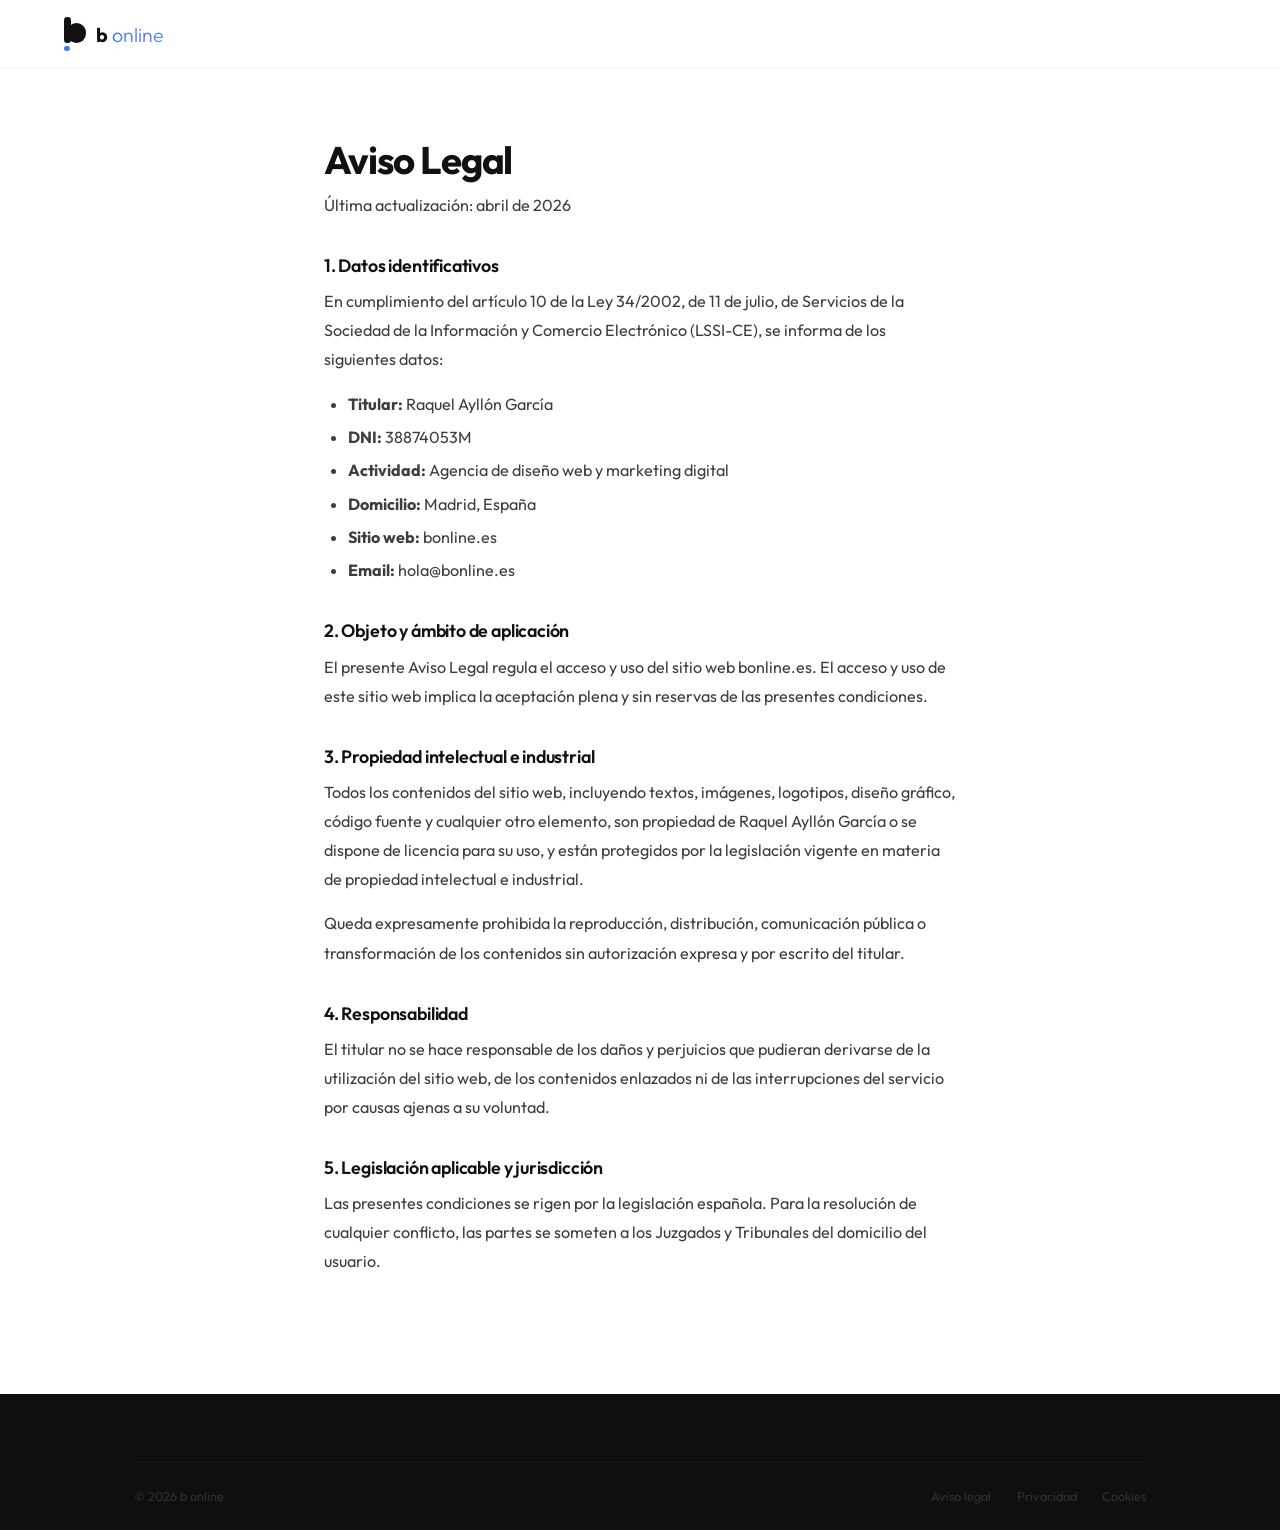
<file: legal/aviso-legal.html>
<!DOCTYPE html>
<html lang="es">
<head>
<meta charset="UTF-8">
<meta name="viewport" content="width=device-width, initial-scale=1.0">
<title>Aviso Legal — b online</title>
<meta name="robots" content="noindex">
<link rel="icon" type="image/svg+xml" href="../assets/images/favicon.svg">
<link href="https://fonts.googleapis.com/css2?family=Outfit:wght@300;400;500;600;700&display=swap" rel="stylesheet">
<link rel="stylesheet" href="../assets/css/bonline.css">
</head>
<body>
<nav id="mainNav">
  <a href="/" class="logo">
    <div class="logo-s" id="logoB"><div class="logo-st"></div><div class="logo-bw"></div><div class="logo-dt"></div></div>
    <div class="logo-tx"><span class="logo-bb">b</span> <span class="logo-on">online</span></div>
  </a>
</nav>
<main class="legal-page">
<div class="legal-inner">
<h1>Aviso Legal</h1>
<p class="legal-date">Última actualización: abril de 2026</p>
<h2>1. Datos identificativos</h2>
<p>En cumplimiento del artículo 10 de la Ley 34/2002, de 11 de julio, de Servicios de la Sociedad de la Información y Comercio Electrónico (LSSI-CE), se informa de los siguientes datos:</p>
<ul>
  <li><strong>Titular:</strong> Raquel Ayllón García</li>
  <li><strong>DNI:</strong> 38874053M</li>
  <li><strong>Actividad:</strong> Agencia de diseño web y marketing digital</li>
  <li><strong>Domicilio:</strong> Madrid, España</li>
  <li><strong>Sitio web:</strong> bonline.es</li>
  <li><strong>Email:</strong> hola@bonline.es</li>
</ul>
<h2>2. Objeto y ámbito de aplicación</h2>
<p>El presente Aviso Legal regula el acceso y uso del sitio web bonline.es. El acceso y uso de este sitio web implica la aceptación plena y sin reservas de las presentes condiciones.</p>
<h2>3. Propiedad intelectual e industrial</h2>
<p>Todos los contenidos del sitio web, incluyendo textos, imágenes, logotipos, diseño gráfico, código fuente y cualquier otro elemento, son propiedad de Raquel Ayllón García o se dispone de licencia para su uso, y están protegidos por la legislación vigente en materia de propiedad intelectual e industrial.</p>
<p>Queda expresamente prohibida la reproducción, distribución, comunicación pública o transformación de los contenidos sin autorización expresa y por escrito del titular.</p>
<h2>4. Responsabilidad</h2>
<p>El titular no se hace responsable de los daños y perjuicios que pudieran derivarse de la utilización del sitio web, de los contenidos enlazados ni de las interrupciones del servicio por causas ajenas a su voluntad.</p>
<h2>5. Legislación aplicable y jurisdicción</h2>
<p>Las presentes condiciones se rigen por la legislación española. Para la resolución de cualquier conflicto, las partes se someten a los Juzgados y Tribunales del domicilio del usuario.</p>
</div>
</main>
<footer>
<div class="footer-inner">
<div class="ftb"><span>© 2026 b online</span><div class="ftl"><a href="/aviso-legal">Aviso legal</a><a href="/privacidad">Privacidad</a><a href="/cookies">Cookies</a></div></div>
</div>
</footer>
<script src="../assets/js/bonline.js"></script>
</body>
</html>
</file>
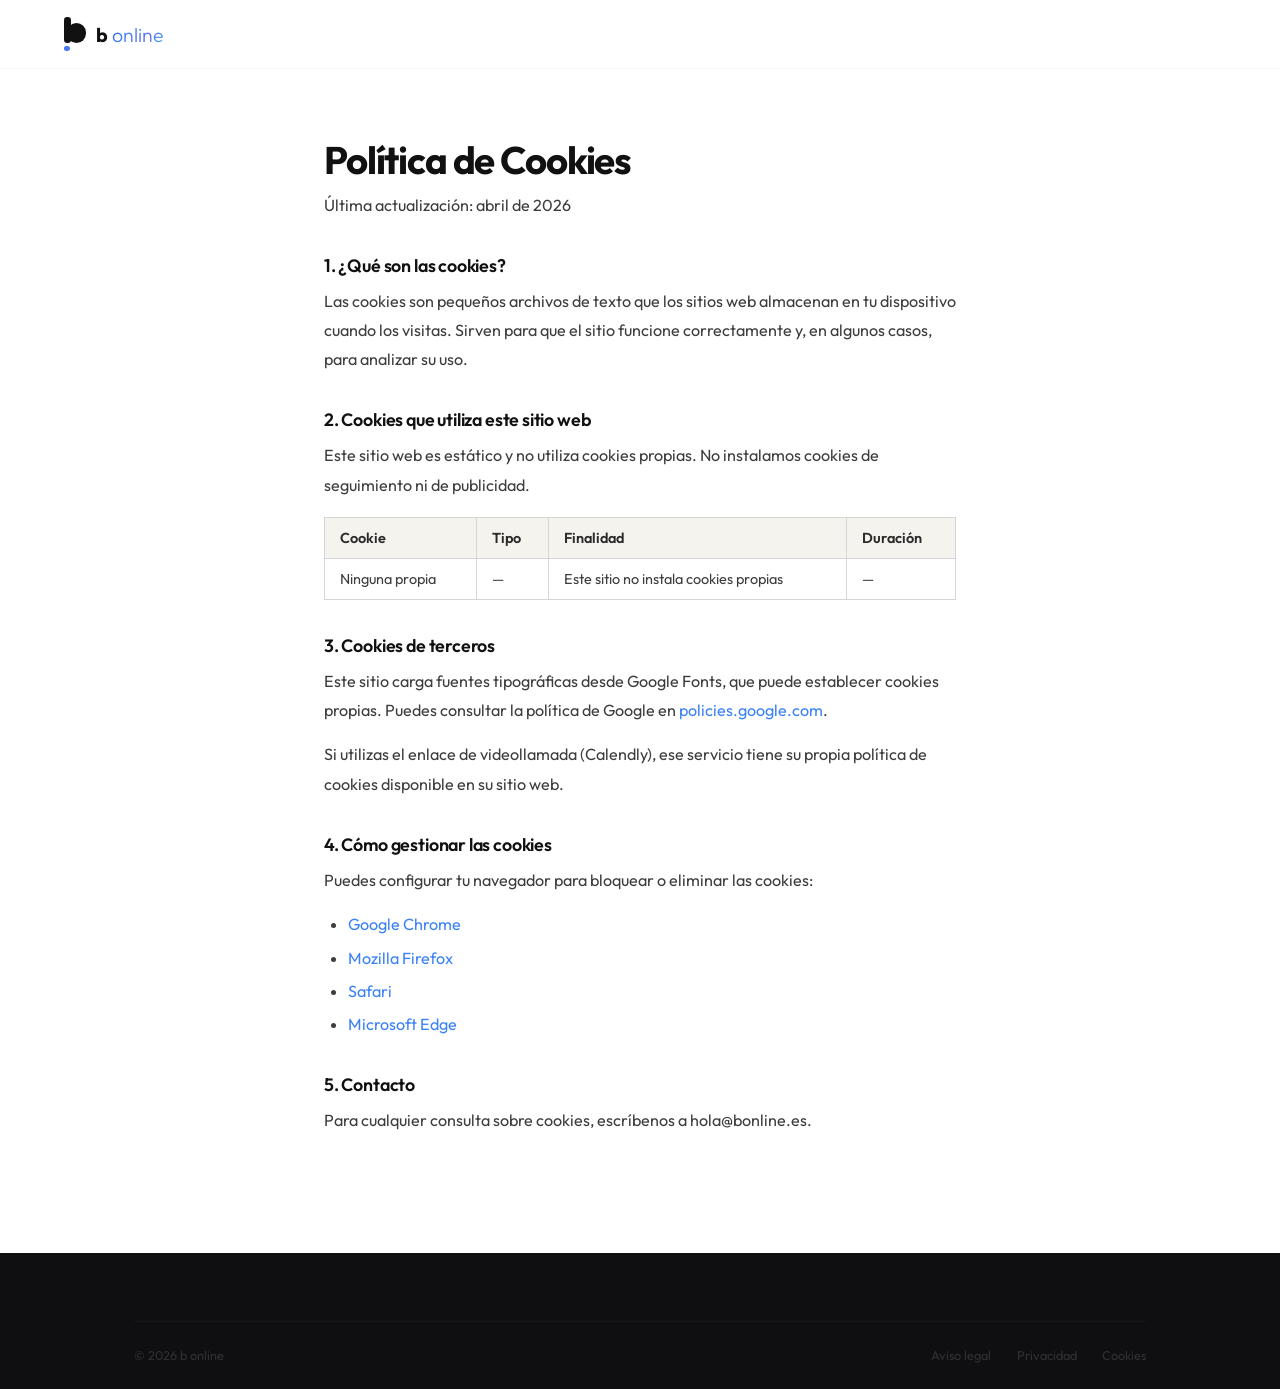
<file: legal/cookies.html>
<!DOCTYPE html>
<html lang="es">
<head>
<meta charset="UTF-8">
<meta name="viewport" content="width=device-width, initial-scale=1.0">
<title>Política de Cookies — b online</title>
<meta name="robots" content="noindex">
<link rel="icon" type="image/svg+xml" href="../assets/images/favicon.svg">
<link href="https://fonts.googleapis.com/css2?family=Outfit:wght@300;400;500;600;700&display=swap" rel="stylesheet">
<link rel="stylesheet" href="../assets/css/bonline.css">
</head>
<body>
<nav id="mainNav">
  <a href="/" class="logo">
    <div class="logo-s" id="logoB"><div class="logo-st"></div><div class="logo-bw"></div><div class="logo-dt"></div></div>
    <div class="logo-tx"><span class="logo-bb">b</span> <span class="logo-on">online</span></div>
  </a>
</nav>
<main class="legal-page">
<div class="legal-inner">
<h1>Política de Cookies</h1>
<p class="legal-date">Última actualización: abril de 2026</p>
<h2>1. ¿Qué son las cookies?</h2>
<p>Las cookies son pequeños archivos de texto que los sitios web almacenan en tu dispositivo cuando los visitas. Sirven para que el sitio funcione correctamente y, en algunos casos, para analizar su uso.</p>
<h2>2. Cookies que utiliza este sitio web</h2>
<p>Este sitio web es estático y no utiliza cookies propias. No instalamos cookies de seguimiento ni de publicidad.</p>
<table class="cookie-table">
  <thead><tr><th>Cookie</th><th>Tipo</th><th>Finalidad</th><th>Duración</th></tr></thead>
  <tbody>
    <tr><td>Ninguna propia</td><td>—</td><td>Este sitio no instala cookies propias</td><td>—</td></tr>
  </tbody>
</table>
<h2>3. Cookies de terceros</h2>
<p>Este sitio carga fuentes tipográficas desde Google Fonts, que puede establecer cookies propias. Puedes consultar la política de Google en <a href="https://policies.google.com/privacy" target="_blank" rel="noopener">policies.google.com</a>.</p>
<p>Si utilizas el enlace de videollamada (Calendly), ese servicio tiene su propia política de cookies disponible en su sitio web.</p>
<h2>4. Cómo gestionar las cookies</h2>
<p>Puedes configurar tu navegador para bloquear o eliminar las cookies:</p>
<ul>
  <li><a href="https://support.google.com/chrome/answer/95647" target="_blank" rel="noopener">Google Chrome</a></li>
  <li><a href="https://support.mozilla.org/es/kb/habilitar-y-deshabilitar-cookies-sitios-web-rastrear-preferencias" target="_blank" rel="noopener">Mozilla Firefox</a></li>
  <li><a href="https://support.apple.com/es-es/guide/safari/sfri11471/mac" target="_blank" rel="noopener">Safari</a></li>
  <li><a href="https://support.microsoft.com/es-es/windows/eliminar-y-administrar-cookies-168dab11-0753-043d-7c16-ede5947fc64d" target="_blank" rel="noopener">Microsoft Edge</a></li>
</ul>
<h2>5. Contacto</h2>
<p>Para cualquier consulta sobre cookies, escríbenos a hola@bonline.es.</p>
</div>
</main>
<footer>
<div class="footer-inner">
<div class="ftb"><span>© 2026 b online</span><div class="ftl"><a href="/aviso-legal">Aviso legal</a><a href="/privacidad">Privacidad</a><a href="/cookies">Cookies</a></div></div>
</div>
</footer>
<script src="../assets/js/bonline.js"></script>
</body>
</html>
</file>
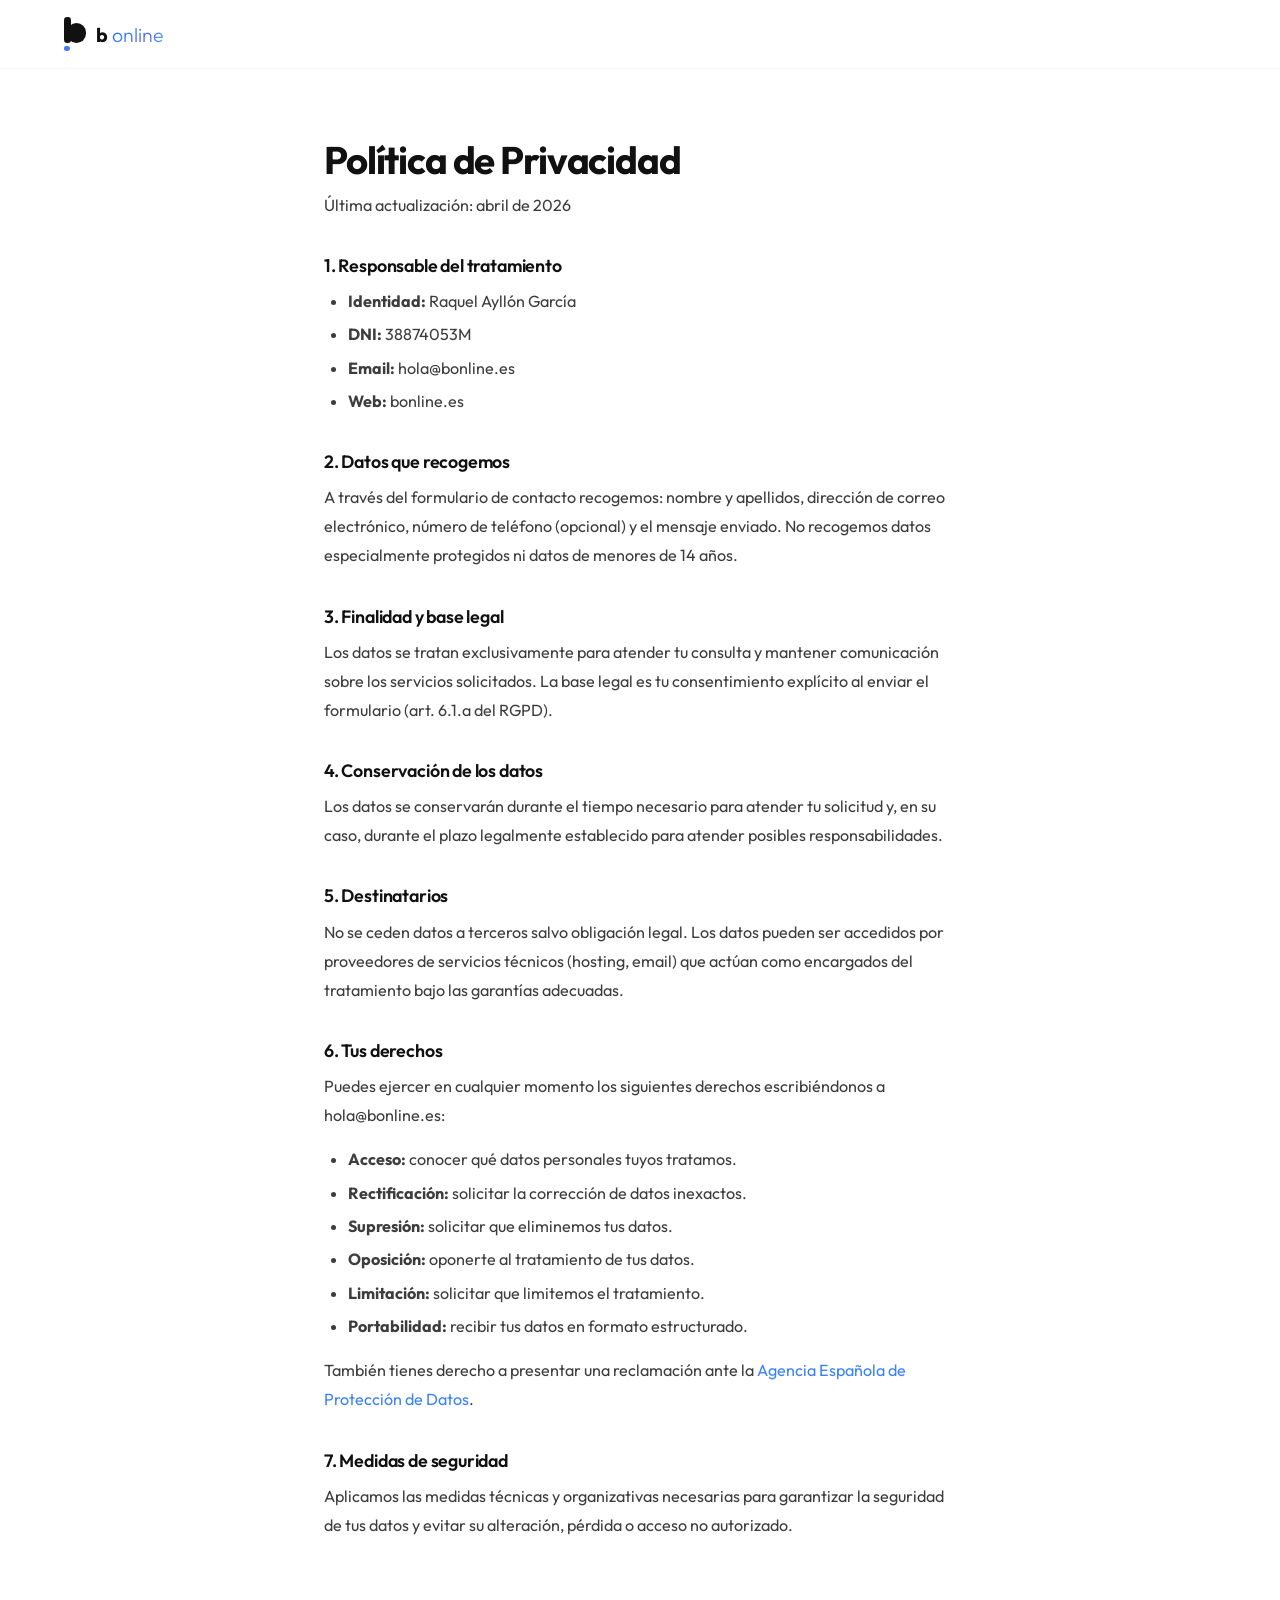
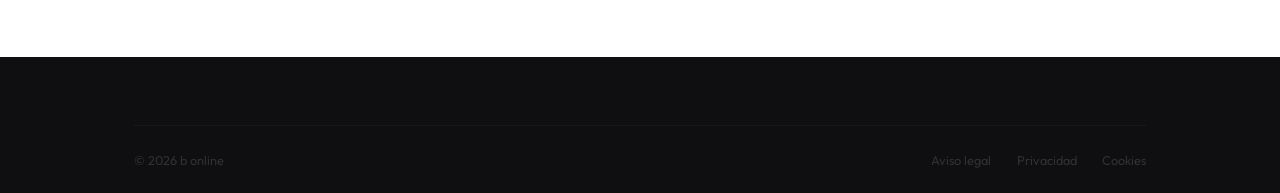
<file: legal/privacidad.html>
<!DOCTYPE html>
<html lang="es">
<head>
<meta charset="UTF-8">
<meta name="viewport" content="width=device-width, initial-scale=1.0">
<title>Política de Privacidad — b online</title>
<meta name="robots" content="noindex">
<link rel="icon" type="image/svg+xml" href="../assets/images/favicon.svg">
<link href="https://fonts.googleapis.com/css2?family=Outfit:wght@300;400;500;600;700&display=swap" rel="stylesheet">
<link rel="stylesheet" href="../assets/css/bonline.css">
</head>
<body>
<nav id="mainNav">
  <a href="/" class="logo">
    <div class="logo-s" id="logoB"><div class="logo-st"></div><div class="logo-bw"></div><div class="logo-dt"></div></div>
    <div class="logo-tx"><span class="logo-bb">b</span> <span class="logo-on">online</span></div>
  </a>
</nav>
<main class="legal-page">
<div class="legal-inner">
<h1>Política de Privacidad</h1>
<p class="legal-date">Última actualización: abril de 2026</p>
<h2>1. Responsable del tratamiento</h2>
<ul>
  <li><strong>Identidad:</strong> Raquel Ayllón García</li>
  <li><strong>DNI:</strong> 38874053M</li>
  <li><strong>Email:</strong> hola@bonline.es</li>
  <li><strong>Web:</strong> bonline.es</li>
</ul>
<h2>2. Datos que recogemos</h2>
<p>A través del formulario de contacto recogemos: nombre y apellidos, dirección de correo electrónico, número de teléfono (opcional) y el mensaje enviado. No recogemos datos especialmente protegidos ni datos de menores de 14 años.</p>
<h2>3. Finalidad y base legal</h2>
<p>Los datos se tratan exclusivamente para atender tu consulta y mantener comunicación sobre los servicios solicitados. La base legal es tu consentimiento explícito al enviar el formulario (art. 6.1.a del RGPD).</p>
<h2>4. Conservación de los datos</h2>
<p>Los datos se conservarán durante el tiempo necesario para atender tu solicitud y, en su caso, durante el plazo legalmente establecido para atender posibles responsabilidades.</p>
<h2>5. Destinatarios</h2>
<p>No se ceden datos a terceros salvo obligación legal. Los datos pueden ser accedidos por proveedores de servicios técnicos (hosting, email) que actúan como encargados del tratamiento bajo las garantías adecuadas.</p>
<h2>6. Tus derechos</h2>
<p>Puedes ejercer en cualquier momento los siguientes derechos escribiéndonos a hola@bonline.es:</p>
<ul>
  <li><strong>Acceso:</strong> conocer qué datos personales tuyos tratamos.</li>
  <li><strong>Rectificación:</strong> solicitar la corrección de datos inexactos.</li>
  <li><strong>Supresión:</strong> solicitar que eliminemos tus datos.</li>
  <li><strong>Oposición:</strong> oponerte al tratamiento de tus datos.</li>
  <li><strong>Limitación:</strong> solicitar que limitemos el tratamiento.</li>
  <li><strong>Portabilidad:</strong> recibir tus datos en formato estructurado.</li>
</ul>
<p>También tienes derecho a presentar una reclamación ante la <a href="https://www.aepd.es" target="_blank" rel="noopener">Agencia Española de Protección de Datos</a>.</p>
<h2>7. Medidas de seguridad</h2>
<p>Aplicamos las medidas técnicas y organizativas necesarias para garantizar la seguridad de tus datos y evitar su alteración, pérdida o acceso no autorizado.</p>
</div>
</main>
<footer>
<div class="footer-inner">
<div class="ftb"><span>© 2026 b online</span><div class="ftl"><a href="/aviso-legal">Aviso legal</a><a href="/privacidad">Privacidad</a><a href="/cookies">Cookies</a></div></div>
</div>
</footer>
<script src="../assets/js/bonline.js"></script>
</body>
</html>
</file>
<file: assets/css/bonline.css>
:root{
  --bg:#FFFFFF;--warm:#F5F3EE;--black:#111;--dark:#0F0F11;
  --g700:#2a2a2a;--g600:#3d3d3d;--g500:#6b6b6b;--g400:#8a8a8a;--g300:#b0b0b0;--g200:#d6d6d6;--g100:#eee;
  --grad:linear-gradient(135deg,#1D4ED8,#3B82F6,#5B6CF0,#38BDF8);
  --grad-h:linear-gradient(135deg,#1a46c4,#3574e0,#5060d8,#30a8dd);
  --grad-s:linear-gradient(135deg,rgba(29,78,216,.05),rgba(59,130,246,.03),rgba(56,189,248,.02));
  --c1:#1D4ED8;--c2:#3B82F6;--c3:#5B6CF0;--c4:#38BDF8;
  --f:'Outfit',sans-serif;
  --max:1140px;
  --px:clamp(1.5rem,5vw,4rem)
}
*{margin:0;padding:0;box-sizing:border-box}
html{scroll-behavior:smooth;font-size:17px}
body{font-family:var(--f);background:var(--bg);color:var(--black);overflow-x:hidden;-webkit-font-smoothing:antialiased}
::selection{background:var(--c2);color:#fff}

/* NAV */
nav{position:fixed;top:0;left:0;right:0;z-index:100;padding:1rem var(--px);display:flex;justify-content:space-between;align-items:center;background:rgba(255,255,255,.92);backdrop-filter:blur(24px);-webkit-backdrop-filter:blur(24px);border-bottom:1px solid rgba(0,0,0,.04)}
.logo{display:flex;align-items:center;gap:10px;text-decoration:none;color:var(--black)}
.logo-s{position:relative;width:22px;height:34px;cursor:pointer}
@keyframes dotBnc{0%,100%{transform:translateY(0)}25%{transform:translateY(-9px)}50%{transform:translateY(-1px)}75%{transform:translateY(-5px)}}
.logo-dt.bounce{animation:dotBnc .55s cubic-bezier(.36,.07,.19,.97)}
.logo-s:hover .logo-dt{animation:dotBnc .55s cubic-bezier(.36,.07,.19,.97)}
.logo-st{position:absolute;top:0;left:0;width:6.5px;height:26px;background:var(--black);border-radius:3.25px}
.logo-bw{position:absolute;top:6px;left:2.5px;width:19.5px;height:19.5px;background:var(--black);border-radius:50%}
.logo-dt{position:absolute;bottom:0;left:0;width:5.5px;height:5.5px;border-radius:50%;background:var(--grad)}
.logo-tx{display:flex;align-items:baseline;gap:5px}
.logo-bb{font-weight:700;font-size:1.15rem;letter-spacing:-.03em}
.logo-on{font-weight:300;font-size:1.15rem;background:var(--grad);-webkit-background-clip:text;-webkit-text-fill-color:transparent;background-clip:text}
.nl{display:flex;gap:1.8rem;align-items:center;list-style:none}
.nl a{text-decoration:none;color:var(--g500);font-size:.88rem;font-weight:400;transition:color .3s}.nl a:hover{color:var(--black)}
.nc{background:var(--grad)!important;color:#fff!important;padding:.5rem 1.2rem!important;border-radius:100px;font-weight:500!important;transition:all .3s!important;-webkit-text-fill-color:#fff!important}.nc:hover{opacity:.9!important;transform:translateY(-1px)}
.ham{display:none;background:0;border:0;cursor:pointer;padding:.5rem}.ham span{display:block;width:20px;height:1.5px;background:var(--black);margin:4px 0;transition:all .3s}
.ham.open span:nth-child(1){transform:translateY(5.5px) rotate(45deg)}
.ham.open span:nth-child(2){opacity:0}
.ham.open span:nth-child(3){transform:translateY(-5.5px) rotate(-45deg)}

/* MOBILE MENU */
.mob-menu{display:none;position:fixed;top:0;left:0;right:0;bottom:0;z-index:99;background:rgba(255,255,255,.98);backdrop-filter:blur(24px);flex-direction:column;align-items:center;justify-content:center;gap:2rem;padding:2rem}
.mob-menu.open{display:flex}
.mob-menu a{font-size:1.4rem;font-weight:600;color:var(--black);text-decoration:none;letter-spacing:-.02em;transition:color .2s}.mob-menu a:hover{color:var(--c2)}
.mob-cta{background:var(--grad)!important;color:#fff!important;padding:.8rem 2rem;border-radius:100px;font-size:1.1rem!important;-webkit-text-fill-color:#fff!important}

/* BUTTONS */
.btn-grad{display:inline-flex;align-items:center;gap:.5rem;background:var(--grad);color:#fff;padding:.9rem 1.8rem;border-radius:100px;text-decoration:none;font-weight:500;font-size:.9rem;transition:all .3s;border:0;cursor:pointer;font-family:var(--f)}.btn-grad:hover{transform:translateY(-2px);box-shadow:0 14px 36px rgba(29,78,216,.2);background:var(--grad-h)}.btn-grad svg{transition:transform .3s}.btn-grad:hover svg.btn-arr{transform:translateX(3px)}
.btn-g{display:inline-flex;align-items:center;gap:.4rem;color:var(--g500);text-decoration:none;font-size:.85rem;font-weight:400;transition:color .3s;padding:.9rem .4rem}.btn-g:hover{color:var(--black)}
.btn-o{display:inline-flex;align-items:center;gap:.4rem;padding:.7rem 1.3rem;border-radius:100px;text-decoration:none;font-size:.83rem;font-weight:400;border:1.5px solid var(--g200);color:var(--g500);transition:all .3s}.btn-o:hover{border-color:var(--c2);color:var(--c2)}
.gl{height:3px;background:var(--grad);border:none;margin:0;opacity:.12}

/* HERO */
.hero{min-height:100vh;display:grid;grid-template-columns:1fr 1fr;align-items:center;padding:0 var(--px);gap:3rem;position:relative;overflow:hidden;max-width:var(--max);margin:0 auto}
.hero-outer{position:relative}
.hero-outer::after{content:'';position:absolute;top:-10%;right:-8%;width:550px;height:550px;background:radial-gradient(circle,rgba(59,130,246,.05) 0%,rgba(56,189,248,.02) 40%,transparent 70%);pointer-events:none;z-index:0}
.hero-c{padding:7rem 0 4rem;max-width:540px;position:relative;z-index:1}
.h-tag{display:inline-flex;align-items:center;gap:.5rem;background:var(--grad-s);font-size:.8rem;font-weight:500;padding:.38rem .8rem;border-radius:100px;margin-bottom:1.5rem;color:var(--c2)}
.h-tag .dot{width:6px;height:6px;border-radius:50%;background:var(--grad);animation:pu 2s infinite}
@keyframes pu{0%,100%{opacity:1}50%{opacity:.3}}
.hero h1{font-size:clamp(2.5rem,4.5vw,3.8rem);font-weight:700;line-height:1.08;letter-spacing:-.04em;margin-bottom:1.2rem}
.hero h1 .ac{background:var(--grad);-webkit-background-clip:text;-webkit-text-fill-color:transparent;background-clip:text}
.hero-sub{font-size:1.05rem;color:var(--g500);line-height:1.8;font-weight:300;margin-bottom:2rem;max-width:420px}
.hero-a{display:flex;gap:.7rem;align-items:center;flex-wrap:wrap;margin-bottom:2rem}
.hero-bar{display:flex;gap:.5rem;flex-wrap:wrap}
.hero-bar a{display:inline-flex;align-items:center;gap:.35rem;padding:.5rem .9rem;border-radius:100px;font-size:.85rem;font-weight:400;text-decoration:none;border:1px solid var(--g100);color:var(--g500);transition:all .3s;background:var(--bg)}.hero-bar a:hover{border-color:var(--c2);color:var(--c2)}
.hero-bar a svg{width:14px;height:14px;opacity:.45}
.hero-v{position:relative;height:100vh;display:flex;align-items:center;justify-content:center}
.hm{position:relative;width:100%;max-width:430px}
.mbr{background:#fff;border-radius:14px;box-shadow:0 40px 80px rgba(0,0,0,.06),0 2px 12px rgba(0,0,0,.02);overflow:hidden;border:1px solid rgba(0,0,0,.04);transform:perspective(1000px) rotateY(-2deg) rotateX(1deg);transition:transform .6s cubic-bezier(.22,1,.36,1)}.mbr:hover{transform:perspective(1000px) rotateY(0) rotateX(0)}
.mb-bar{display:flex;align-items:center;gap:6px;padding:10px 14px;background:#fafafa;border-bottom:1px solid rgba(0,0,0,.04)}
.md{width:7px;height:7px;border-radius:50%}.md:nth-child(1){background:#FF5F57}.md:nth-child(2){background:#FFBD2E}.md:nth-child(3){background:#28C840}
.mu{margin-left:10px;font-size:.64rem;color:var(--g400);background:#fff;padding:2px 8px;border-radius:4px;border:1px solid rgba(0,0,0,.03)}
.mb-bd{padding:1.3rem;min-height:260px}
.mbl{height:8px;border-radius:4px;margin-bottom:6px;background:var(--g100)}.mbl:nth-child(1){width:55%}.mbl:nth-child(2){width:38%;margin-bottom:11px}
.mbs{height:4px;border-radius:2px;margin-bottom:4px;background:var(--g100);opacity:.5}.mbs:nth-child(3){width:72%}.mbs:nth-child(4){width:58%}.mbs:nth-child(5){width:65%}
.m-btn{width:80px;height:22px;border-radius:100px;margin-top:11px;background:var(--grad)}
.m-gr{display:grid;grid-template-columns:1fr 1fr 1fr;gap:6px;margin-top:16px}
.m-cd{background:var(--grad-s);border-radius:6px;height:55px}
.fl{position:absolute;background:#fff;border-radius:10px;padding:.7rem .9rem;box-shadow:0 8px 28px rgba(0,0,0,.06);border:1px solid rgba(0,0,0,.03);z-index:2;animation:flt 6s ease-in-out infinite}.fl.f1{top:16%;right:-18px}.fl.f2{bottom:23%;left:-14px;animation-delay:-3s}
.fl-l{font-size:.55rem;color:var(--g400);text-transform:uppercase;letter-spacing:.08em;margin-bottom:.12rem}
.fl-v{font-size:1.1rem;font-weight:700;letter-spacing:-.03em}
.fl-v.up{background:var(--grad);-webkit-background-clip:text;-webkit-text-fill-color:transparent;background-clip:text}
@keyframes flt{0%,100%{transform:translateY(0)}50%{transform:translateY(-8px)}}

/* MARQUEE */
.marq{padding:1.2rem 0;overflow:hidden;border-top:1px solid rgba(0,0,0,.04);border-bottom:1px solid rgba(0,0,0,.04)}
.marq-track{display:flex;gap:0;animation:marq 60s linear infinite;width:max-content}
.marq-item{font-size:.85rem;font-weight:300;letter-spacing:.2em;text-transform:uppercase;white-space:nowrap;padding:0 2.5rem;background:var(--grad);-webkit-background-clip:text;-webkit-text-fill-color:transparent;background-clip:text}
@keyframes marq{0%{transform:translateX(0)}100%{transform:translateX(-50%)}}

/* SECTIONS */
.sec{padding:6rem 0}
.sec-inner{max-width:var(--max);margin:0 auto;padding:0 var(--px)}
.sec-w{background:var(--warm)}
.sec-bl{background:var(--dark);color:#fff;position:relative;overflow:hidden}
.sec-bl::before{content:'';position:absolute;top:-60px;right:-60px;width:350px;height:350px;background:radial-gradient(circle,rgba(59,130,246,.06) 0%,transparent 70%);pointer-events:none}
.sec-bl::after{content:'';position:absolute;bottom:-60px;left:-60px;width:300px;height:300px;background:radial-gradient(circle,rgba(56,189,248,.04) 0%,transparent 70%);pointer-events:none}
.sl{font-size:.75rem;text-transform:uppercase;letter-spacing:.18em;font-weight:600;margin-bottom:1rem;background:var(--grad);-webkit-background-clip:text;-webkit-text-fill-color:transparent;background-clip:text}
.stt{font-size:clamp(1.9rem,3vw,2.6rem);font-weight:700;line-height:1.12;letter-spacing:-.03em;max-width:560px;margin-bottom:.7rem}
.ss{font-size:1rem;color:var(--g500);line-height:1.75;font-weight:300;max-width:500px;margin-bottom:2.5rem}
.sec-bl .ss{color:rgba(255,255,255,.36)}

/* PRICING */
.pr-head{margin-bottom:2.5rem}
.pr-tags{display:flex;gap:.6rem;margin-top:1rem;flex-wrap:wrap}
.pr-tag{font-size:.8rem;font-weight:500;padding:.35rem .9rem;border-radius:100px;background:var(--grad-s);color:var(--c1)}
.pr-row{display:flex;gap:1.3rem;align-items:stretch}
.pr{background:var(--bg);border:1px solid rgba(0,0,0,.05);border-radius:16px;padding:2.2rem 1.7rem;position:relative;transition:transform .4s,box-shadow .4s;display:flex;flex-direction:column;flex:1;min-width:0}
.pr:hover{transform:translateY(-4px);box-shadow:0 20px 48px rgba(0,0,0,.04)}
.pr.pop{border:2px solid var(--c1)}
.pop-t{position:absolute;top:-11px;left:50%;transform:translateX(-50%);background:var(--grad);color:#fff;font-size:.57rem;text-transform:uppercase;letter-spacing:.1em;padding:.25rem .85rem;border-radius:100px;font-weight:600;white-space:nowrap}
.pr-nm{font-size:.75rem;text-transform:uppercase;letter-spacing:.12em;color:var(--g400);margin-bottom:.3rem;font-weight:500}
.pr-p{font-size:2.5rem;font-weight:700;letter-spacing:-.04em;margin-bottom:.1rem}
.pr-per{font-size:.82rem;color:var(--g400);margin-bottom:1.1rem}
.pr-d{font-size:.9rem;color:var(--g500);line-height:1.6;margin-bottom:1.5rem;padding-bottom:1.1rem;border-bottom:1px solid rgba(0,0,0,.05)}
.pr-li{list-style:none;margin-bottom:1.6rem;flex:1}
.pr-li li{font-size:.88rem;color:var(--g600);padding:.3rem 0;padding-left:1.3rem;position:relative;line-height:1.55}
.pr-li li::before{content:'';position:absolute;left:0;top:.45rem;width:7px;height:7px;border-radius:50%;background:var(--grad)}
.pr-cta{display:block;text-align:center;padding:.85rem;background:var(--grad);color:#fff;text-decoration:none;font-size:.9rem;font-weight:500;border-radius:100px;transition:all .3s;cursor:pointer;font-family:var(--f);width:100%;border:0}.pr-cta:hover{box-shadow:0 8px 24px rgba(29,78,216,.2);transform:translateY(-1px)}
.pr-cta-o{display:block;text-align:center;padding:.85rem;border:1.5px solid var(--c1);background:transparent;color:var(--c1);text-decoration:none;font-size:.9rem;font-weight:500;border-radius:100px;transition:all .3s;cursor:pointer;font-family:var(--f);width:100%}.pr-cta-o:hover{background:var(--c1);color:#fff}
.pr-note{margin-top:1.5rem;font-size:.83rem;color:var(--g400)}

/* SERVICES */
.wg{display:grid;grid-template-columns:1fr 1fr;gap:1.3rem}
.wb{padding:2.2rem;border-radius:14px;background:var(--bg);border:1px solid rgba(0,0,0,.04);transition:transform .3s,box-shadow .3s}.wb:hover{transform:translateY(-3px);box-shadow:0 16px 40px rgba(0,0,0,.04)}
.wb-n{font-size:.72rem;font-weight:600;background:var(--grad);-webkit-background-clip:text;-webkit-text-fill-color:transparent;background-clip:text;margin-bottom:.7rem;letter-spacing:.05em}
.wb h3{font-size:1.1rem;font-weight:600;margin-bottom:.5rem;letter-spacing:-.01em}
.wb p{font-size:.92rem;color:var(--g500);line-height:1.75;font-weight:300}
.wb .tg{display:inline-block;margin-top:.8rem;font-size:.75rem;font-weight:500;background:var(--grad);-webkit-background-clip:text;-webkit-text-fill-color:transparent;background-clip:text}

/* PROCESS */
.proc-r{display:grid;grid-template-columns:repeat(4,1fr);gap:1.5rem}
.pc{position:relative;z-index:1}
.pc-n{width:44px;height:44px;border-radius:50%;display:flex;align-items:center;justify-content:center;font-weight:700;font-size:.85rem;margin-bottom:1rem;color:#fff;background:var(--grad)}
.pc h4{font-size:.98rem;font-weight:600;margin-bottom:.3rem}
.pc p{font-size:.85rem;color:rgba(255,255,255,.36);line-height:1.7;font-weight:300}

/* TEAM */
.team-txt{font-size:1rem;color:var(--g500);line-height:1.8;font-weight:300;max-width:500px;margin-bottom:2.5rem}
.team-g{display:grid;grid-template-columns:repeat(3,1fr);gap:1.2rem}
.tm{padding:1.8rem 1.5rem;background:var(--bg);border:1px solid rgba(0,0,0,.04);border-radius:14px;transition:transform .3s,box-shadow .3s}.tm:hover{transform:translateY(-3px);box-shadow:0 12px 32px rgba(0,0,0,.04)}
.tm-init{width:44px;height:44px;border-radius:50%;margin-bottom:.8rem;background:var(--grad);display:flex;align-items:center;justify-content:center;font-size:.85rem;font-weight:700;color:#fff}
.tm h4{font-size:.92rem;font-weight:600;margin-bottom:.1rem}
.tm .role{font-size:.72rem;color:var(--c2);font-weight:500;text-transform:uppercase;letter-spacing:.06em;margin-bottom:.5rem}
.tm .bio{font-size:.83rem;color:var(--g500);line-height:1.65;font-weight:300}

/* CASES */
.cases-wrap{max-width:var(--max);margin:0 auto;padding:0 var(--px)}
.cases-g{display:grid;grid-template-columns:1fr 1fr;gap:0;border-radius:16px;overflow:hidden}
.case{padding:3rem;display:flex;flex-direction:column;justify-content:flex-end;min-height:260px;text-decoration:none;transition:all .3s;position:relative;overflow:hidden}
.case::after{content:'';position:absolute;top:0;left:0;right:0;bottom:0;background:var(--grad);opacity:0;transition:opacity .3s;pointer-events:none}.case:hover::after{opacity:.04}
.case-dk{background:var(--dark);color:#fff}.case-lt{background:var(--warm);color:var(--black)}
.case-type{font-size:.72rem;text-transform:uppercase;letter-spacing:.12em;margin-bottom:.3rem;font-weight:500;opacity:.38}
.case-name{font-size:1.5rem;font-weight:700;letter-spacing:-.02em;margin-bottom:.2rem}
.case-what{font-size:.9rem;font-weight:300;opacity:.5;line-height:1.55}
.case-url{font-size:.78rem;margin-top:.8rem;font-weight:400;opacity:.28;display:inline-flex;align-items:center;gap:.3rem}.case-url::after{content:'→';opacity:.5}

/* CONTACT FORM */
.contact-sec{padding:6rem 0}
.contact-wrap{display:grid;grid-template-columns:1fr 1.2fr;gap:4rem;max-width:var(--max);margin:0 auto;padding:0 var(--px)}
.contact-intro .stt{max-width:100%}
.contact-links{display:flex;flex-direction:column;gap:.7rem;margin-top:1.5rem}
.contact-link{display:inline-flex;align-items:center;gap:.6rem;font-size:.92rem;color:var(--g500);text-decoration:none;transition:color .2s}.contact-link:hover{color:var(--c2)}
.contact-link svg{flex-shrink:0;opacity:.5}
.contact-form{display:flex;flex-direction:column;gap:1.1rem}
.cf-row{display:grid;grid-template-columns:1fr 1fr;gap:1rem}
.cf-field{display:flex;flex-direction:column;gap:.4rem}
.cf-field label{font-size:.82rem;font-weight:500;color:var(--g500);letter-spacing:.02em}
.req{color:var(--c2)}
.cf-field input,.cf-field select,.cf-field textarea{width:100%;padding:.8rem 1rem;border:1.5px solid var(--g200);border-radius:10px;font-family:var(--f);font-size:.95rem;color:var(--black);background:#fff;outline:none;transition:border-color .2s,box-shadow .2s;-webkit-appearance:none}
.cf-field input:focus,.cf-field select:focus,.cf-field textarea:focus{border-color:var(--c2);box-shadow:0 0 0 3px rgba(59,130,246,.08)}
.cf-field textarea{resize:vertical;min-height:120px;line-height:1.65}
.cf-field select{background-image:url("data:image/svg+xml,%3Csvg xmlns='http://www.w3.org/2000/svg' width='12' height='12' viewBox='0 0 24 24' fill='none' stroke='%238a8a8a' stroke-width='2'%3E%3Cpath d='M6 9l6 6 6-6'/%3E%3C/svg%3E");background-repeat:no-repeat;background-position:right 1rem center;cursor:pointer}
.form-btn{width:100%;justify-content:center;padding:1rem;font-size:.95rem}
.spin{animation:spinning .7s linear infinite;display:inline-block}
@keyframes spinning{to{transform:rotate(360deg)}}
.form-msg{font-size:.9rem;padding:.8rem 1rem;border-radius:8px;display:none}
.form-msg.ok{display:block;background:#f0fdf4;color:#166534;border:1px solid #bbf7d0}
.form-msg.err{display:block;background:#fef2f2;color:#991b1b;border:1px solid #fecaca}
.form-privacy{font-size:.75rem;color:var(--g400);text-align:center}.form-privacy a{color:var(--c2);text-decoration:none}

/* FOOTER */
footer{background:var(--dark);color:#fff;padding:4rem 0 1.5rem}
.footer-inner{max-width:var(--max);margin:0 auto;padding:0 var(--px)}
.ftg{display:grid;grid-template-columns:2fr 1fr 1fr 1fr;gap:2.5rem;margin-bottom:2.5rem}
.ft-d{font-size:.88rem;color:rgba(255,255,255,.22);line-height:1.75;margin-top:.7rem;max-width:260px}
.ftc h5{font-size:.68rem;text-transform:uppercase;letter-spacing:.15em;color:rgba(255,255,255,.16);margin-bottom:.8rem;font-weight:500}
.ftc a{display:block;color:rgba(255,255,255,.4);text-decoration:none;font-size:.88rem;padding:.25rem 0;transition:color .3s}.ftc a:hover{color:#fff}
.ftb{display:flex;justify-content:space-between;align-items:center;padding-top:1.5rem;border-top:1px solid rgba(255,255,255,.04);font-size:.75rem;color:rgba(255,255,255,.14);flex-wrap:wrap;gap:.8rem}
.ftl a{color:rgba(255,255,255,.14);text-decoration:none;margin-left:1.5rem;transition:color .3s}.ftl a:hover{color:rgba(255,255,255,.4)}
.ft-logo .logo-st{background:#fff}.ft-logo .logo-bw{background:#fff}.ft-logo .logo-bb{color:#fff}.ft-logo .logo-on{-webkit-text-fill-color:rgba(255,255,255,.25)}

/* CHATBOT */
#chatbot{position:fixed;bottom:1.5rem;right:1.5rem;z-index:200}
.chat-btn{width:52px;height:52px;border-radius:50%;background:var(--grad);border:0;cursor:pointer;display:flex;align-items:center;justify-content:center;color:#fff;box-shadow:0 8px 28px rgba(29,78,216,.3);transition:transform .3s,box-shadow .3s;position:relative}
.chat-btn:hover{transform:scale(1.08);box-shadow:0 12px 36px rgba(29,78,216,.4)}
.chat-icon-close{display:none}
.chat-btn.open .chat-icon-open{display:none}
.chat-btn.open .chat-icon-close{display:block}
.chat-badge{position:absolute;top:-4px;right:-4px;width:18px;height:18px;background:#ef4444;border-radius:50%;font-size:.58rem;font-weight:700;color:#fff;display:flex;align-items:center;justify-content:center;border:2px solid #fff;animation:bpulse 2s infinite}
@keyframes bpulse{0%,100%{transform:scale(1)}50%{transform:scale(1.15)}}
.chat-badge.hidden{display:none}
.chat-window{position:absolute;bottom:64px;right:0;width:320px;background:#fff;border-radius:18px;box-shadow:0 24px 60px rgba(0,0,0,.12),0 4px 16px rgba(0,0,0,.06);overflow:hidden;border:1px solid rgba(0,0,0,.04);display:none;flex-direction:column;max-height:480px}
.chat-window.open{display:flex}
.chat-head{display:flex;align-items:center;gap:.7rem;padding:1rem 1.1rem;background:var(--grad);color:#fff}
.chat-head .logo-s.sm{width:18px;height:28px;flex-shrink:0}
.chat-head .logo-s.sm .logo-st{background:#fff}
.chat-head .logo-s.sm .logo-bw{background:#fff}
.chat-head .logo-s.sm .logo-dt{background:rgba(255,255,255,.5)}
.chat-name{font-size:.85rem;font-weight:600;line-height:1}
.chat-status{font-size:.65rem;opacity:.75;margin-top:.1rem;display:flex;align-items:center;gap:.3rem}
.chat-dot{width:6px;height:6px;border-radius:50%;background:#4ade80;animation:pu 2s infinite}
.chat-x{margin-left:auto;background:0;border:0;color:#fff;cursor:pointer;opacity:.7;padding:.2rem;display:flex;align-items:center;transition:opacity .2s}.chat-x:hover{opacity:1}
.chat-msgs{flex:1;overflow-y:auto;padding:1rem;display:flex;flex-direction:column;gap:.6rem;scroll-behavior:smooth}
.chat-msgs::-webkit-scrollbar{width:4px}.chat-msgs::-webkit-scrollbar-track{background:transparent}.chat-msgs::-webkit-scrollbar-thumb{background:var(--g200);border-radius:2px}
.msg{max-width:82%;padding:.6rem .85rem;border-radius:12px;font-size:.8rem;line-height:1.55;word-break:break-word;white-space:pre-wrap}
.msg.bot{background:var(--g100);color:var(--black);align-self:flex-start;border-bottom-left-radius:3px}
.msg.usr{background:var(--grad);color:#fff;align-self:flex-end;border-bottom-right-radius:3px}
.msg-typing{display:flex;gap:4px;padding:.7rem .9rem;align-items:center}
.msg-typing span{width:6px;height:6px;border-radius:50%;background:var(--g400);animation:ty .9s infinite}.msg-typing span:nth-child(2){animation-delay:.15s}.msg-typing span:nth-child(3){animation-delay:.3s}
@keyframes ty{0%,80%,100%{transform:scale(1);opacity:.4}40%{transform:scale(1.2);opacity:1}}
.chat-inp{display:flex;gap:.5rem;padding:.8rem;border-top:1px solid var(--g100)}
.chat-inp input{flex:1;border:1.5px solid var(--g200);border-radius:8px;padding:.5rem .8rem;font-family:var(--f);font-size:.82rem;outline:none;transition:border-color .2s}.chat-inp input:focus{border-color:var(--c2)}
#chatSend{width:34px;height:34px;border-radius:8px;background:var(--grad);border:0;color:#fff;cursor:pointer;display:flex;align-items:center;justify-content:center;flex-shrink:0;transition:opacity .2s}.#chatSend:hover{opacity:.85}
.chat-foot{padding:.5rem 1rem .8rem;border-top:1px solid var(--g100)}
.chat-foot a{font-size:.68rem;color:var(--g400);text-decoration:none;display:inline-flex;align-items:center;gap:.35rem;transition:color .2s}.chat-foot a:hover{color:var(--black)}

/* ANIMATIONS */
.rv{opacity:0;transform:translateY(18px);transition:opacity .7s cubic-bezier(.22,1,.36,1),transform .7s cubic-bezier(.22,1,.36,1)}
.rv.vis{opacity:1;transform:translateY(0)}
.d1{transition-delay:.1s}.d2{transition-delay:.2s}.d3{transition-delay:.3s}

/* RESPONSIVE */
@media(max-width:1140px){
  .hero{max-width:100%}
}
@media(max-width:1024px){
  .hero{grid-template-columns:1fr}.hero-v{display:none}
  .wg{grid-template-columns:1fr}
  .cases-g{grid-template-columns:1fr}
  .pr-row{flex-direction:column;max-width:420px}
  .ftg{grid-template-columns:1fr 1fr}
  .team-g{grid-template-columns:1fr 1fr}
  .contact-wrap{grid-template-columns:1fr;gap:3rem}
  .proc-r{grid-template-columns:1fr 1fr}
}
@media(max-width:768px){
  nav{padding:.85rem 1.25rem}.nl{display:none}.ham{display:block}
  .sec{padding:4rem 0}
  .sec-inner{padding:0 1.25rem}
  .hero{padding:0 1.25rem;grid-template-columns:1fr}.hero-c{padding:5.5rem 0 3rem}
  .hero h1{font-size:clamp(2rem,8vw,2.8rem)}
  .hero-sub{font-size:.95rem}
  .proc-r{grid-template-columns:1fr 1fr;gap:1.2rem}
  .team-g{grid-template-columns:1fr}
  .pr-row{max-width:100%}
  .contact-sec{padding:4rem 0}
  .contact-wrap{padding:0 1.25rem;gap:2.5rem}
  footer{padding:3rem 0 1.2rem}
  .footer-inner{padding:0 1.25rem}
  .ftg{grid-template-columns:1fr;gap:1.5rem}
  .hero-a{flex-direction:column;align-items:stretch;text-align:center}
  .btn-g,.btn-o{justify-content:center}
  .cases-wrap{padding:0 1.25rem}
  .hero-bar{justify-content:center}
  .cf-row{grid-template-columns:1fr}
  .chat-window{width:calc(100vw - 2rem);right:-.5rem}
  .stt{font-size:clamp(1.6rem,6vw,2rem)}
}
@media(max-width:480px){
  .proc-r{grid-template-columns:1fr}
  .team-g{grid-template-columns:1fr}
  .hero-bar a{font-size:.8rem}
}

/* LEGAL PAGES */
.legal-page{padding:8rem 0 6rem}
.legal-inner{max-width:760px;margin:0 auto;padding:0 var(--px)}
.legal-inner h1{font-size:clamp(1.8rem,3vw,2.4rem);font-weight:700;letter-spacing:-.03em;margin-bottom:.4rem}
.legal-date{font-size:.82rem;color:var(--g400);margin-bottom:3rem}
.legal-inner h2{font-size:1.05rem;font-weight:600;margin:2rem 0 .6rem;letter-spacing:-.01em}
.legal-inner p{font-size:.95rem;color:var(--g600);line-height:1.8;margin-bottom:.9rem}
.legal-inner ul{padding-left:1.4rem;margin-bottom:.9rem}
.legal-inner ul li{font-size:.95rem;color:var(--g600);line-height:1.8;margin-bottom:.25rem}
.legal-inner a{color:var(--c2);text-decoration:none}.legal-inner a:hover{text-decoration:underline}
.cookie-table{width:100%;border-collapse:collapse;margin:1rem 0 1.5rem;font-size:.85rem}
.cookie-table th,.cookie-table td{padding:.65rem .9rem;border:1px solid var(--g200);text-align:left;vertical-align:top}
.cookie-table th{background:var(--warm);font-weight:600;color:var(--g700)}
.cookie-table td{color:var(--g600)}
</file>
